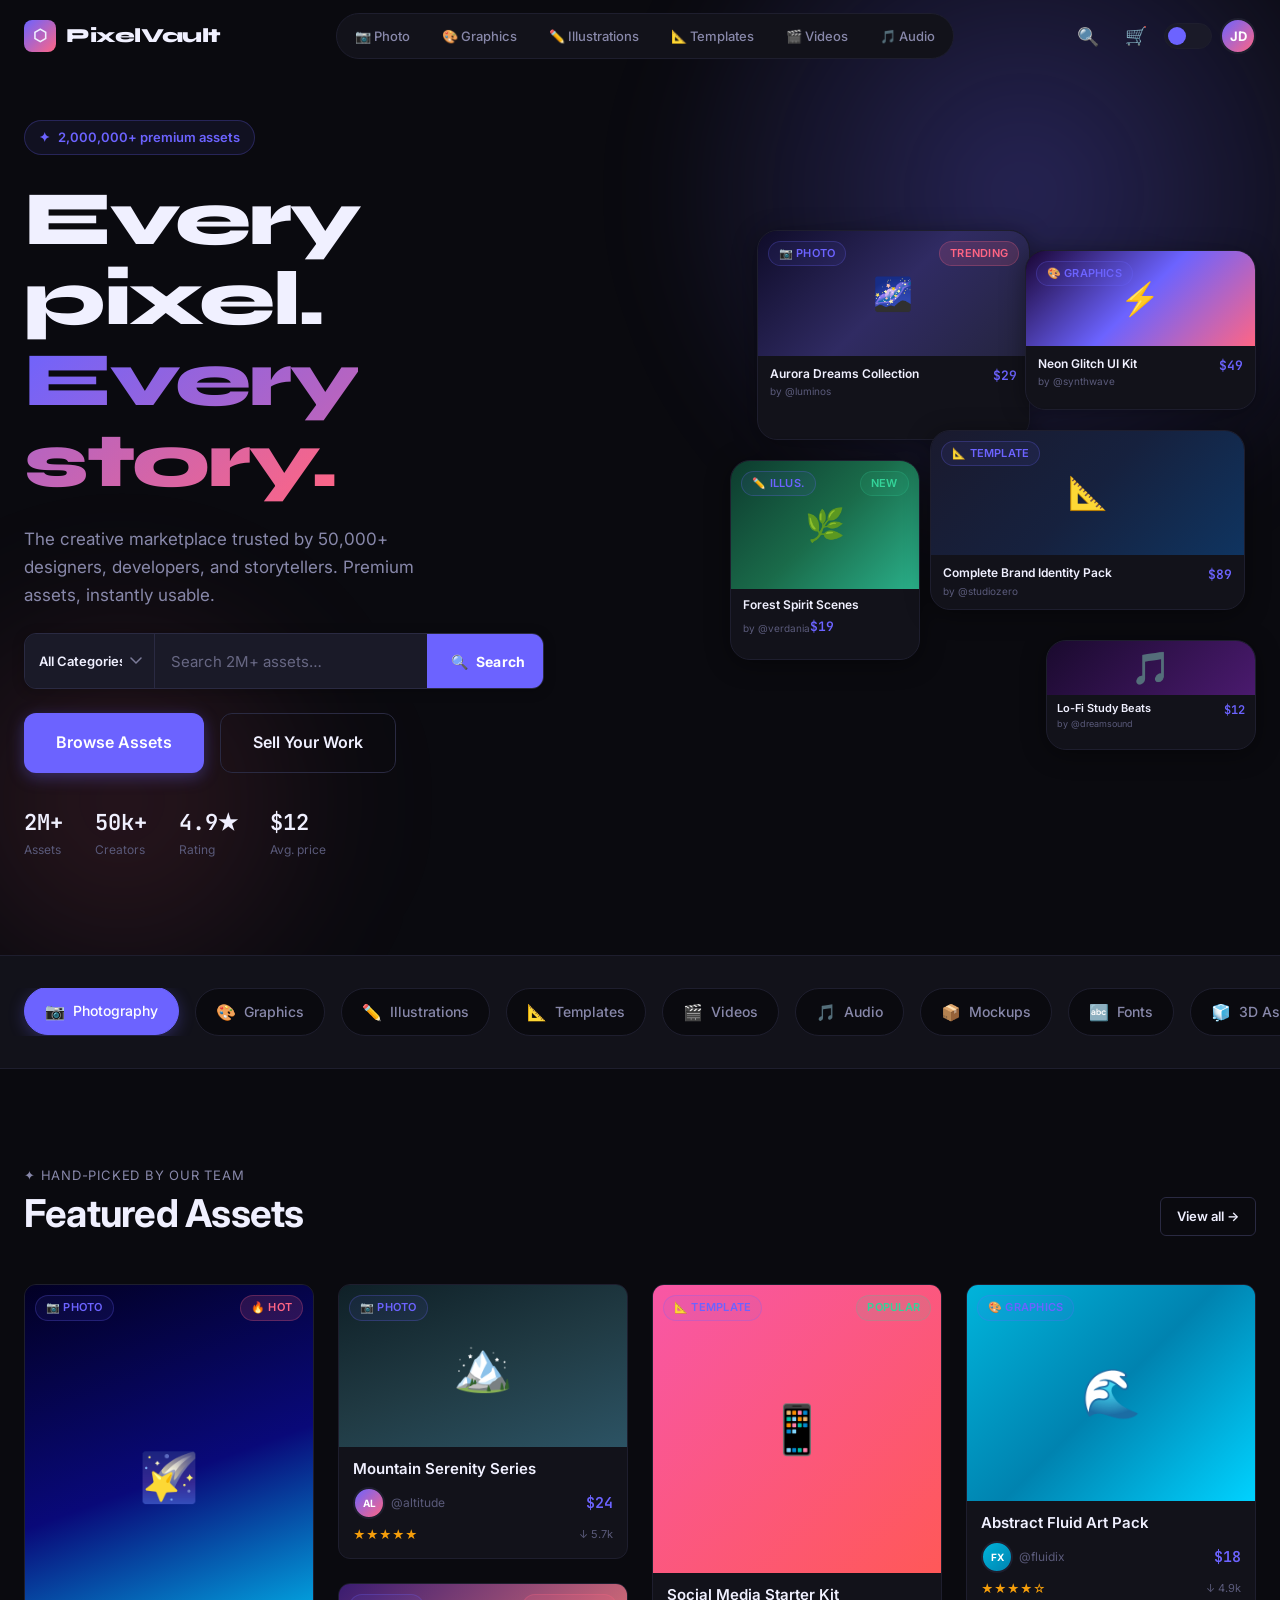
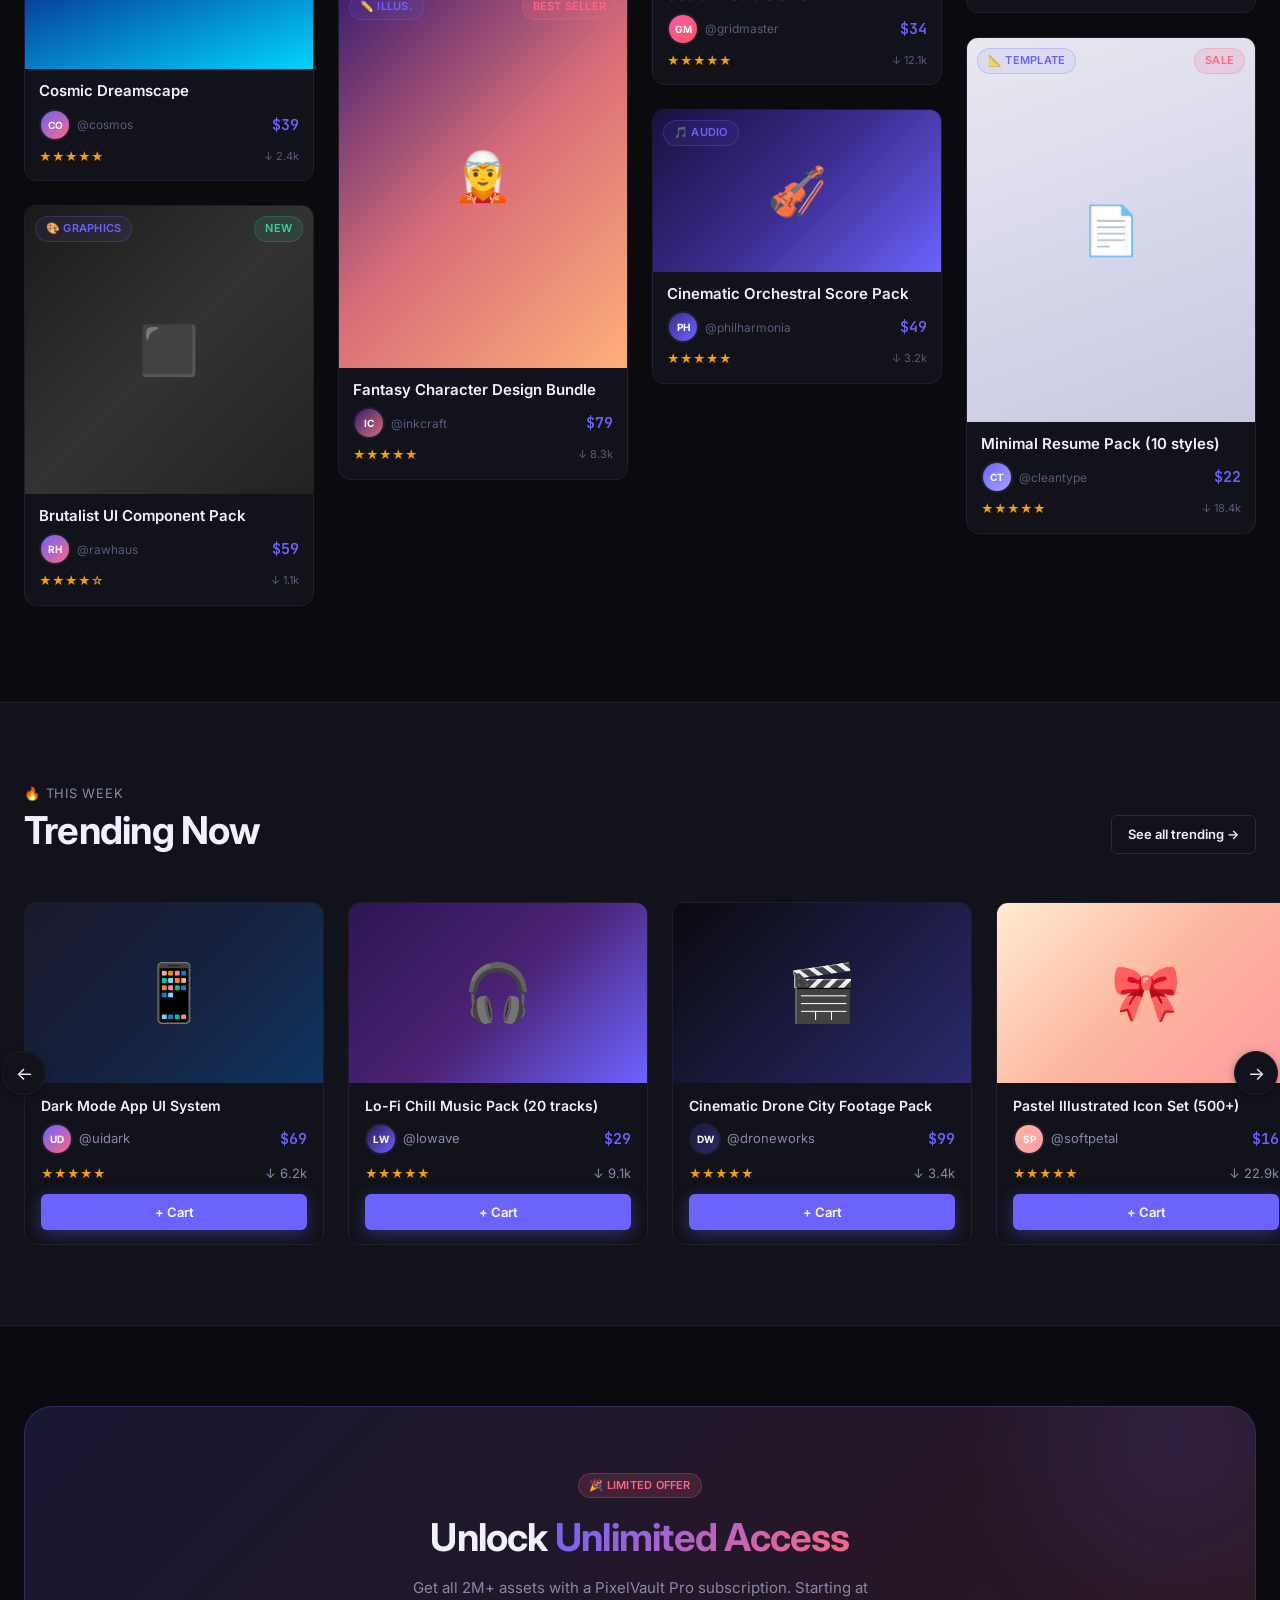
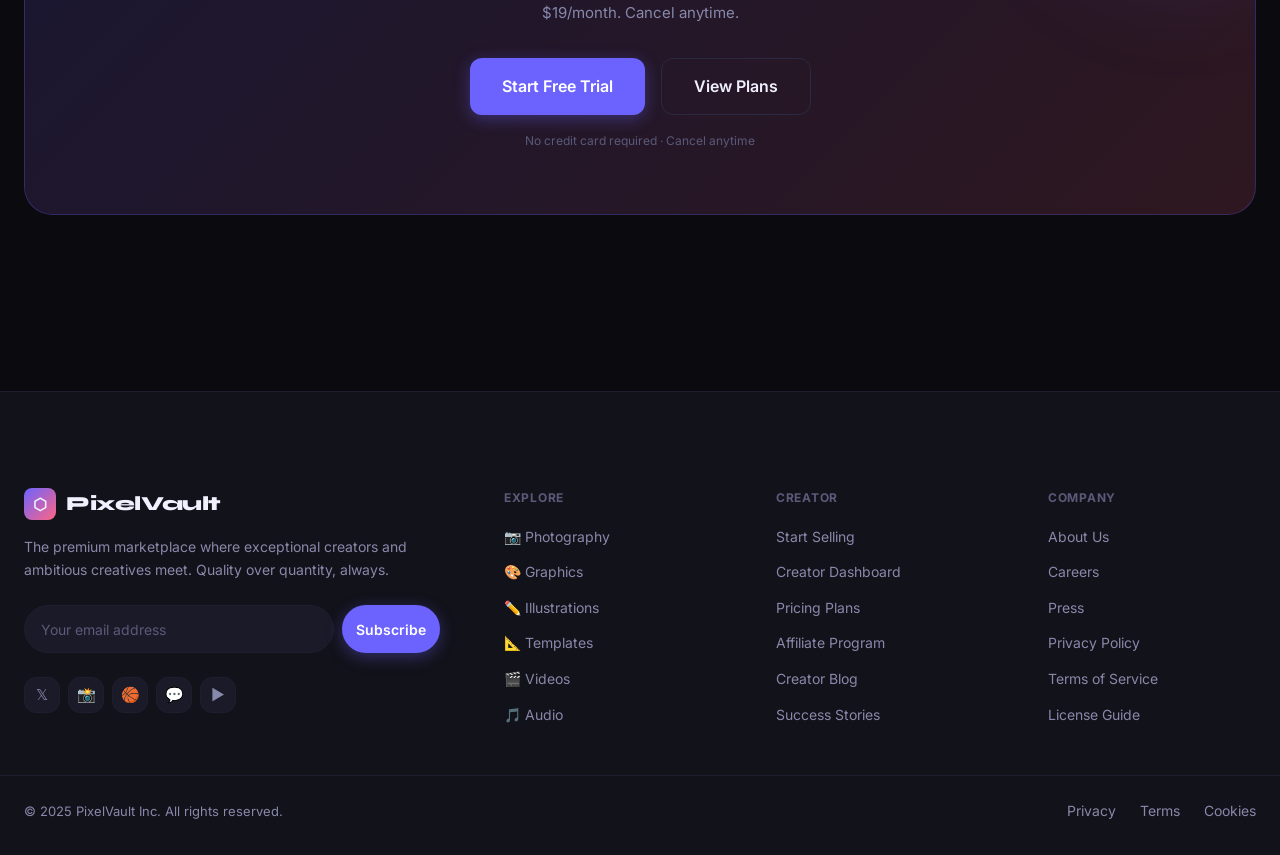
<file: index.html>
<!DOCTYPE html>
<html lang="en" data-theme="dark">
<head>
  <meta charset="UTF-8" />
  <meta name="viewport" content="width=device-width, initial-scale=1.0" />
  <meta name="description" content="PixelVault — The premium digital asset marketplace for creatives. Browse millions of photos, graphics, templates, videos, and audio files." />
  <title>PixelVault — Premium Digital Asset Marketplace</title>
  <link rel="stylesheet" href="styles/main.css" />
  <link rel="stylesheet" href="styles/components.css" />
</head>
<body class="page-wrapper">

<!-- ═══════════════════════════════════════════════
     NAVBAR
═══════════════════════════════════════════════ -->
<nav class="navbar" id="navbar">
  <div class="navbar-inner">
    <!-- Logo -->
    <a href="index.html" class="navbar-logo">
      <div class="navbar-logo-icon">⬡</div>
      <span>PixelVault</span>
    </a>

    <!-- Category Pills (desktop) -->
    <div class="navbar-cats hide-mobile">
      <a href="category.html?cat=photography" class="navbar-cat-pill">📷 Photo</a>
      <a href="category.html?cat=graphics"    class="navbar-cat-pill">🎨 Graphics</a>
      <a href="category.html?cat=illustrations" class="navbar-cat-pill">✏️ Illustrations</a>
      <a href="category.html?cat=templates"   class="navbar-cat-pill">📐 Templates</a>
      <a href="category.html?cat=videos"      class="navbar-cat-pill">🎬 Videos</a>
      <a href="category.html?cat=audio"       class="navbar-cat-pill">🎵 Audio</a>
    </div>

    <!-- Actions -->
    <div class="navbar-actions">
      <button class="navbar-icon-btn" data-search-open title="Search (⌘K)">
        🔍
      </button>
      <a href="cart.html" class="navbar-icon-btn" style="text-decoration:none;" title="Cart">
        🛒
        <span class="cart-badge" id="cart-badge-nav" style="display:none;">0</span>
      </a>
      <!-- Theme Toggle -->
      <div class="theme-toggle" data-theme-toggle title="Toggle theme" id="theme-toggle"></div>
      <div class="navbar-avatar" onclick="window.location.href='signin.html'" title="Sign In">JD</div>
    </div>
  </div>
</nav>

<!-- ═══════════════════════════════════════════════
     SEARCH OVERLAY
═══════════════════════════════════════════════ -->
<div class="search-overlay" id="search-overlay" role="dialog" aria-modal="true">
  <div class="search-backdrop"></div>
  <div class="search-modal">
    <div class="search-input-wrap">
      <span class="search-icon">🔍</span>
      <input
        type="text"
        class="search-main-input"
        placeholder="Search 2M+ assets — photos, graphics, templates…"
        autocomplete="off"
        id="search-main-input"
      />
      <div class="search-kbd">
        <span class="kbd">⌘</span>
        <span class="kbd">K</span>
      </div>
    </div>

    <div class="search-suggestions">
      <h4>Popular right now</h4>
      <div class="search-chips">
        <button class="tag-chip search-chip">Gradient backgrounds</button>
        <button class="tag-chip search-chip">Neon UI kit</button>
        <button class="tag-chip search-chip">Aerial photography</button>
        <button class="tag-chip search-chip">Brand identity</button>
        <button class="tag-chip search-chip">Podcast cover art</button>
        <button class="tag-chip search-chip">Social media templates</button>
        <button class="tag-chip search-chip">3D illustrations</button>
        <button class="tag-chip search-chip">Motion backgrounds</button>
      </div>
    </div>
  </div>
</div>

<!-- ═══════════════════════════════════════════════
     HERO
═══════════════════════════════════════════════ -->
<section class="hero">
  <div class="hero-bg">
    <div class="hero-radial"></div>
    <div class="hero-radial-2"></div>
  </div>

  <div class="hero-inner">
    <!-- Left: Editorial content -->
    <div class="hero-left">
      <div class="hero-eyebrow">
        <span>✦</span>
        <span>2,000,000+ premium assets</span>
      </div>

      <h1 class="hero-headline">
        Every pixel.<br>
        <span class="gradient-text">Every story.</span>
      </h1>

      <p class="hero-sub">
        The creative marketplace trusted by 50,000+ designers, developers, and storytellers. Premium assets, instantly usable.
      </p>

      <!-- Search Bar -->
      <div class="hero-search-bar">
        <select class="hero-search-cat" id="hero-search-cat">
          <option value="">All Categories</option>
          <option value="photography">📷 Photography</option>
          <option value="graphics">🎨 Graphics</option>
          <option value="illustrations">✏️ Illustrations</option>
          <option value="templates">📐 Templates</option>
          <option value="videos">🎬 Videos</option>
          <option value="audio">🎵 Audio</option>
        </select>
        <input type="text" class="hero-search-input" placeholder="Search 2M+ assets…" id="hero-search-input" />
        <button class="hero-search-btn" id="hero-search-btn">
          <span>🔍</span> Search
        </button>
      </div>

      <!-- CTAs -->
      <div class="hero-ctas">
        <a href="category.html" class="btn btn-primary btn-lg">Browse Assets</a>
        <a href="signin.html" class="btn btn-ghost btn-lg">Sell Your Work</a>
      </div>

      <!-- Stats -->
      <div class="hero-stats">
        <div class="hero-stat">
          <span class="hero-stat-num">2M+</span>
          <span class="hero-stat-label">Assets</span>
        </div>
        <div class="hero-stat">
          <span class="hero-stat-num">50k+</span>
          <span class="hero-stat-label">Creators</span>
        </div>
        <div class="hero-stat">
          <span class="hero-stat-num">4.9★</span>
          <span class="hero-stat-label">Rating</span>
        </div>
        <div class="hero-stat">
          <span class="hero-stat-num">$12</span>
          <span class="hero-stat-label">Avg. price</span>
        </div>
      </div>
    </div>

    <!-- Right: Bento Grid -->
    <div class="hero-right">
      <div class="bento-grid">

        <!-- Card 1: Wide landscape -->
        <div class="bento-card bento-card-1"
          data-asset-id="h1" data-asset-title="Aurora Dreams" data-asset-price="29" data-asset-category="Photography" data-asset-emoji="🌌" data-asset-creator="@luminos">
          <div class="bento-thumb-placeholder" style="background:linear-gradient(135deg,#0f0c29,#302b63,#24243e);">
            🌌
          </div>
          <div class="asset-card-badges">
            <span class="badge badge-accent">📷 Photo</span>
            <span class="badge badge-coral">Trending</span>
          </div>
          <div class="bento-meta">
            <div>
              <div class="bento-title">Aurora Dreams Collection</div>
              <div class="bento-creator">by @luminos</div>
            </div>
            <div class="bento-price">$29</div>
          </div>
        </div>

        <!-- Card 2: Portrait -->
        <div class="bento-card bento-card-2"
          data-asset-id="h2" data-asset-title="Neon Glitch UI" data-asset-price="49" data-asset-category="Graphics" data-asset-emoji="⚡" data-asset-creator="@synthwave">
          <div class="bento-thumb-placeholder" style="background:linear-gradient(135deg,#1a0533,#6c63ff,#ff6584);">
            ⚡
          </div>
          <div class="asset-card-badges">
            <span class="badge badge-accent">🎨 Graphics</span>
          </div>
          <div class="bento-meta">
            <div>
              <div class="bento-title">Neon Glitch UI Kit</div>
              <div class="bento-creator">by @synthwave</div>
            </div>
            <div class="bento-price">$49</div>
          </div>
        </div>

        <!-- Card 3: Portrait tall -->
        <div class="bento-card bento-card-3"
          data-asset-id="h3" data-asset-title="Forest Spirit" data-asset-price="19" data-asset-category="Illustrations" data-asset-emoji="🌿" data-asset-creator="@verdania">
          <div class="bento-thumb-placeholder" style="background:linear-gradient(135deg,#0d3b2e,#1a6b4a,#2ab08a);height:65%;">
            🌿
          </div>
          <div class="asset-card-badges">
            <span class="badge badge-accent">✏️ Illus.</span>
            <span class="badge badge-green">New</span>
          </div>
          <div class="bento-meta" style="flex-direction:column;gap:4px;padding:8px 12px;">
            <div class="bento-title">Forest Spirit Scenes</div>
            <div style="display:flex;justify-content:space-between;align-items:center;">
              <div class="bento-creator">by @verdania</div>
              <div class="bento-price">$19</div>
            </div>
          </div>
        </div>

        <!-- Card 4: Landscape wide -->
        <div class="bento-card bento-card-4"
          data-asset-id="h4" data-asset-title="Brand Identity Pack" data-asset-price="89" data-asset-category="Templates" data-asset-emoji="📐" data-asset-creator="@studiozero">
          <div class="bento-thumb-placeholder" style="background:linear-gradient(135deg,#1a1a2e,#16213e,#0f3460);height:70%;">
            📐
          </div>
          <div class="asset-card-badges">
            <span class="badge badge-accent">📐 Template</span>
          </div>
          <div class="bento-meta">
            <div>
              <div class="bento-title">Complete Brand Identity Pack</div>
              <div class="bento-creator">by @studiozero</div>
            </div>
            <div class="bento-price">$89</div>
          </div>
        </div>

        <!-- Card 5: Small -->
        <div class="bento-card bento-card-5"
          data-asset-id="h5" data-asset-title="Lo-Fi Beats" data-asset-price="12" data-asset-category="Audio" data-asset-emoji="🎵" data-asset-creator="@dreamsound">
          <div class="bento-thumb-placeholder" style="background:linear-gradient(135deg,#1a0a2e,#4a1a6e);height:50%;">
            🎵
          </div>
          <div class="bento-meta" style="padding:6px 10px;">
            <div>
              <div class="bento-title" style="font-size:11px;">Lo-Fi Study Beats</div>
              <div class="bento-creator" style="font-size:9px;">by @dreamsound</div>
            </div>
            <div class="bento-price" style="font-size:12px;">$12</div>
          </div>
        </div>

      </div>
    </div>
  </div>
</section>

<!-- ═══════════════════════════════════════════════
     CATEGORY STRIP
═══════════════════════════════════════════════ -->
<div class="category-strip">
  <div class="category-strip-inner">
    <a href="category.html?cat=photography" class="cat-chip active" data-cat="photography">
      <span class="cat-chip-icon">📷</span> Photography
    </a>
    <a href="category.html?cat=graphics" class="cat-chip" data-cat="graphics">
      <span class="cat-chip-icon">🎨</span> Graphics
    </a>
    <a href="category.html?cat=illustrations" class="cat-chip" data-cat="illustrations">
      <span class="cat-chip-icon">✏️</span> Illustrations
    </a>
    <a href="category.html?cat=templates" class="cat-chip" data-cat="templates">
      <span class="cat-chip-icon">📐</span> Templates
    </a>
    <a href="category.html?cat=videos" class="cat-chip" data-cat="videos">
      <span class="cat-chip-icon">🎬</span> Videos
    </a>
    <a href="category.html?cat=audio" class="cat-chip" data-cat="audio">
      <span class="cat-chip-icon">🎵</span> Audio
    </a>
    <a href="category.html?cat=mockups" class="cat-chip" data-cat="mockups">
      <span class="cat-chip-icon">📦</span> Mockups
    </a>
    <a href="category.html?cat=fonts" class="cat-chip" data-cat="fonts">
      <span class="cat-chip-icon">🔤</span> Fonts
    </a>
    <a href="category.html?cat=3d" class="cat-chip" data-cat="3d">
      <span class="cat-chip-icon">🧊</span> 3D Assets
    </a>
    <a href="category.html?cat=patterns" class="cat-chip" data-cat="patterns">
      <span class="cat-chip-icon">〰️</span> Patterns
    </a>
  </div>
</div>

<!-- ═══════════════════════════════════════════════
     FEATURED ASSETS
═══════════════════════════════════════════════ -->
<section class="section">
  <div class="container">
    <div class="section-header reveal">
      <div>
        <p class="text-meta" style="margin-bottom:4px;letter-spacing:0.06em;text-transform:uppercase;">✦ Hand-picked by our team</p>
        <h2 class="text-h2">Featured Assets</h2>
      </div>
      <a href="category.html" class="btn btn-ghost btn-sm">View all →</a>
    </div>

    <!-- Masonry Grid -->
    <div class="masonry-grid" id="featured-grid">

      <!-- Asset 1 — Tall -->
      <div class="asset-card"
        data-asset-id="f1" data-asset-title="Cosmic Dreamscape" data-asset-price="39" data-asset-category="Photography" data-asset-emoji="🌠" data-asset-creator="@cosmos">
        <div class="asset-card-thumb tall" style="background:linear-gradient(160deg,#020024,#090979,#00d4ff);">
          🌠
          <div class="asset-card-badges">
            <span class="badge badge-accent">📷 Photo</span>
            <span class="badge badge-coral">🔥 Hot</span>
          </div>
          <div class="asset-card-overlay">
            <button class="btn btn-sm btn-primary btn-add-cart flex-1" data-add-cart>🛒 Add to Cart</button>
            <button class="btn btn-sm btn-ghost" data-quick-view style="color:#fff;border-color:rgba(255,255,255,0.3);">⚡ Preview</button>
          </div>
        </div>
        <div class="asset-card-body">
          <div class="text-card-title">Cosmic Dreamscape</div>
          <div class="asset-card-meta">
            <div class="asset-card-creator">
              <div class="avatar" style="font-size:10px">CO</div>
              <span class="asset-card-creator-name">@cosmos</span>
            </div>
            <span class="text-price">$39</span>
          </div>
          <div style="display:flex;align-items:center;justify-content:space-between;margin-top:6px;">
            <div class="stars">★★★★★</div>
            <span class="asset-card-downloads">↓ 2.4k</span>
          </div>
        </div>
      </div>

      <!-- Asset 2 — Square -->
      <div class="asset-card"
        data-asset-id="f2" data-asset-title="Brutalist UI Pack" data-asset-price="59" data-asset-category="Graphics" data-asset-emoji="⬛" data-asset-creator="@rawhaus">
        <div class="asset-card-thumb square" style="background:linear-gradient(135deg,#1a1a1a,#333,#222);">
          ⬛
          <div class="asset-card-badges">
            <span class="badge badge-accent">🎨 Graphics</span>
            <span class="badge badge-green">New</span>
          </div>
          <div class="asset-card-overlay">
            <button class="btn btn-sm btn-primary btn-add-cart flex-1" data-add-cart>🛒 Add to Cart</button>
            <button class="btn btn-sm btn-ghost" data-quick-view style="color:#fff;border-color:rgba(255,255,255,0.3);">⚡ Preview</button>
          </div>
        </div>
        <div class="asset-card-body">
          <div class="text-card-title">Brutalist UI Component Pack</div>
          <div class="asset-card-meta">
            <div class="asset-card-creator">
              <div class="avatar" style="font-size:10px">RH</div>
              <span class="asset-card-creator-name">@rawhaus</span>
            </div>
            <span class="text-price">$59</span>
          </div>
          <div style="display:flex;align-items:center;justify-content:space-between;margin-top:6px;">
            <div class="stars">★★★★☆</div>
            <span class="asset-card-downloads">↓ 1.1k</span>
          </div>
        </div>
      </div>

      <!-- Asset 3 — Wide -->
      <div class="asset-card"
        data-asset-id="f3" data-asset-title="Mountain Serenity" data-asset-price="24" data-asset-category="Photography" data-asset-emoji="🏔️" data-asset-creator="@altitude">
        <div class="asset-card-thumb wide" style="background:linear-gradient(160deg,#0f2027,#203a43,#2c5364);">
          🏔️
          <div class="asset-card-badges">
            <span class="badge badge-accent">📷 Photo</span>
          </div>
          <div class="asset-card-overlay">
            <button class="btn btn-sm btn-primary btn-add-cart flex-1" data-add-cart>🛒 Add to Cart</button>
            <button class="btn btn-sm btn-ghost" data-quick-view style="color:#fff;border-color:rgba(255,255,255,0.3);">⚡ Preview</button>
          </div>
        </div>
        <div class="asset-card-body">
          <div class="text-card-title">Mountain Serenity Series</div>
          <div class="asset-card-meta">
            <div class="asset-card-creator">
              <div class="avatar" style="font-size:10px">AL</div>
              <span class="asset-card-creator-name">@altitude</span>
            </div>
            <span class="text-price">$24</span>
          </div>
          <div style="display:flex;align-items:center;justify-content:space-between;margin-top:6px;">
            <div class="stars">★★★★★</div>
            <span class="asset-card-downloads">↓ 5.7k</span>
          </div>
        </div>
      </div>

      <!-- Asset 4 — Tall -->
      <div class="asset-card"
        data-asset-id="f4" data-asset-title="Character Design Bundle" data-asset-price="79" data-asset-category="Illustrations" data-asset-emoji="🧝" data-asset-creator="@inkcraft">
        <div class="asset-card-thumb tall" style="background:linear-gradient(135deg,#3a1c71,#d76d77,#ffaf7b);">
          🧝
          <div class="asset-card-badges">
            <span class="badge badge-accent">✏️ Illus.</span>
            <span class="badge badge-coral">Best Seller</span>
          </div>
          <div class="asset-card-overlay">
            <button class="btn btn-sm btn-primary btn-add-cart flex-1" data-add-cart>🛒 Add to Cart</button>
            <button class="btn btn-sm btn-ghost" data-quick-view style="color:#fff;border-color:rgba(255,255,255,0.3);">⚡ Preview</button>
          </div>
        </div>
        <div class="asset-card-body">
          <div class="text-card-title">Fantasy Character Design Bundle</div>
          <div class="asset-card-meta">
            <div class="asset-card-creator">
              <div class="avatar" style="font-size:10px;background:linear-gradient(135deg,#3a1c71,#d76d77);">IC</div>
              <span class="asset-card-creator-name">@inkcraft</span>
            </div>
            <span class="text-price">$79</span>
          </div>
          <div style="display:flex;align-items:center;justify-content:space-between;margin-top:6px;">
            <div class="stars">★★★★★</div>
            <span class="asset-card-downloads">↓ 8.3k</span>
          </div>
        </div>
      </div>

      <!-- Asset 5 -->
      <div class="asset-card"
        data-asset-id="f5" data-asset-title="Social Media Starter Kit" data-asset-price="34" data-asset-category="Templates" data-asset-emoji="📱" data-asset-creator="@gridmaster">
        <div class="asset-card-thumb square" style="background:linear-gradient(135deg,#f857a6,#ff5858);">
          📱
          <div class="asset-card-badges">
            <span class="badge badge-accent">📐 Template</span>
            <span class="badge badge-green">Popular</span>
          </div>
          <div class="asset-card-overlay">
            <button class="btn btn-sm btn-primary btn-add-cart flex-1" data-add-cart>🛒 Add to Cart</button>
            <button class="btn btn-sm btn-ghost" data-quick-view style="color:#fff;border-color:rgba(255,255,255,0.3);">⚡ Preview</button>
          </div>
        </div>
        <div class="asset-card-body">
          <div class="text-card-title">Social Media Starter Kit</div>
          <div class="asset-card-meta">
            <div class="asset-card-creator">
              <div class="avatar" style="font-size:10px;background:linear-gradient(135deg,#f857a6,#ff5858);">GM</div>
              <span class="asset-card-creator-name">@gridmaster</span>
            </div>
            <span class="text-price">$34</span>
          </div>
          <div style="display:flex;align-items:center;justify-content:space-between;margin-top:6px;">
            <div class="stars">★★★★★</div>
            <span class="asset-card-downloads">↓ 12.1k</span>
          </div>
        </div>
      </div>

      <!-- Asset 6 — Tall -->
      <div class="asset-card"
        data-asset-id="f6" data-asset-title="Orchestral Score Pack" data-asset-price="49" data-asset-category="Audio" data-asset-emoji="🎻" data-asset-creator="@philharmonia">
        <div class="asset-card-thumb wide" style="background:linear-gradient(135deg,#1a1040,#3b2d8e,#6c63ff);">
          🎻
          <div class="asset-card-badges">
            <span class="badge badge-accent">🎵 Audio</span>
          </div>
          <div class="asset-card-overlay">
            <button class="btn btn-sm btn-primary btn-add-cart flex-1" data-add-cart>🛒 Add to Cart</button>
            <button class="btn btn-sm btn-ghost" data-quick-view style="color:#fff;border-color:rgba(255,255,255,0.3);">⚡ Preview</button>
          </div>
        </div>
        <div class="asset-card-body">
          <div class="text-card-title">Cinematic Orchestral Score Pack</div>
          <div class="asset-card-meta">
            <div class="asset-card-creator">
              <div class="avatar" style="font-size:10px;background:linear-gradient(135deg,#3b2d8e,#6c63ff);">PH</div>
              <span class="asset-card-creator-name">@philharmonia</span>
            </div>
            <span class="text-price">$49</span>
          </div>
          <div style="display:flex;align-items:center;justify-content:space-between;margin-top:6px;">
            <div class="stars">★★★★★</div>
            <span class="asset-card-downloads">↓ 3.2k</span>
          </div>
        </div>
      </div>

      <!-- Asset 7 -->
      <div class="asset-card"
        data-asset-id="f7" data-asset-title="Abstract Fluid Art" data-asset-price="18" data-asset-category="Graphics" data-asset-emoji="🌊" data-asset-creator="@fluidix">
        <div class="asset-card-thumb" style="background:linear-gradient(135deg,#00b4db,#0083b0,#00d2ff);">
          🌊
          <div class="asset-card-badges">
            <span class="badge badge-accent">🎨 Graphics</span>
          </div>
          <div class="asset-card-overlay">
            <button class="btn btn-sm btn-primary btn-add-cart flex-1" data-add-cart>🛒 Add to Cart</button>
            <button class="btn btn-sm btn-ghost" data-quick-view style="color:#fff;border-color:rgba(255,255,255,0.3);">⚡ Preview</button>
          </div>
        </div>
        <div class="asset-card-body">
          <div class="text-card-title">Abstract Fluid Art Pack</div>
          <div class="asset-card-meta">
            <div class="asset-card-creator">
              <div class="avatar" style="font-size:10px;background:linear-gradient(135deg,#00b4db,#0083b0);">FX</div>
              <span class="asset-card-creator-name">@fluidix</span>
            </div>
            <span class="text-price">$18</span>
          </div>
          <div style="display:flex;align-items:center;justify-content:space-between;margin-top:6px;">
            <div class="stars">★★★★☆</div>
            <span class="asset-card-downloads">↓ 4.9k</span>
          </div>
        </div>
      </div>

      <!-- Asset 8 — Tall -->
      <div class="asset-card"
        data-asset-id="f8" data-asset-title="Minimal Resume Pack" data-asset-price="22" data-asset-category="Templates" data-asset-emoji="📄" data-asset-creator="@cleantype">
        <div class="asset-card-thumb tall" style="background:linear-gradient(160deg,#e8e8f0,#d8d8ec,#c8c8e0);">
          📄
          <div class="asset-card-badges">
            <span class="badge badge-accent">📐 Template</span>
            <span class="badge badge-coral">Sale</span>
          </div>
          <div class="asset-card-overlay">
            <button class="btn btn-sm btn-primary btn-add-cart flex-1" data-add-cart>🛒 Add to Cart</button>
            <button class="btn btn-sm btn-ghost" data-quick-view style="color:#fff;border-color:rgba(255,255,255,0.3);">⚡ Preview</button>
          </div>
        </div>
        <div class="asset-card-body">
          <div class="text-card-title">Minimal Resume Pack (10 styles)</div>
          <div class="asset-card-meta">
            <div class="asset-card-creator">
              <div class="avatar" style="font-size:10px;background:linear-gradient(135deg,#6c63ff,#a8a4ff);">CT</div>
              <span class="asset-card-creator-name">@cleantype</span>
            </div>
            <span class="text-price">$22</span>
          </div>
          <div style="display:flex;align-items:center;justify-content:space-between;margin-top:6px;">
            <div class="stars">★★★★★</div>
            <span class="asset-card-downloads">↓ 18.4k</span>
          </div>
        </div>
      </div>

    </div><!-- /masonry-grid -->
  </div>
</section>

<!-- ═══════════════════════════════════════════════
     TRENDING SECTION
═══════════════════════════════════════════════ -->
<section class="section" style="background:var(--bg-surface);padding:var(--sp-10) 0;border-top:1px solid var(--border-subtle);border-bottom:1px solid var(--border-subtle);">
  <div class="container">
    <div class="section-header reveal">
      <div>
        <p class="text-meta" style="margin-bottom:4px;letter-spacing:0.06em;text-transform:uppercase;">🔥 This week</p>
        <h2 class="text-h2">Trending Now</h2>
      </div>
      <a href="category.html" class="btn btn-ghost btn-sm">See all trending →</a>
    </div>

    <div class="carousel-section" data-carousel>
      <button class="carousel-nav-btn carousel-nav-prev">←</button>
      <div class="carousel-track-wrap">
        <div class="carousel-track">

          <div class="carousel-item"
            data-asset-id="t1" data-asset-title="Dark Mode App UI" data-asset-price="69" data-asset-category="Templates" data-asset-emoji="📱" data-asset-creator="@uidark">
            <div class="carousel-item-thumb" style="background:linear-gradient(135deg,#1a1a2e,#16213e,#0f3460);">📱</div>
            <div class="carousel-item-body">
              <div class="carousel-item-title">Dark Mode App UI System</div>
              <div class="carousel-item-meta">
                <div style="display:flex;align-items:center;gap:6px;">
                  <div class="avatar" style="font-size:10px">UD</div>
                  <span class="text-meta">@uidark</span>
                </div>
                <span class="text-price">$69</span>
              </div>
              <div style="display:flex;align-items:center;justify-content:space-between;margin-top:8px;">
                <div class="stars">★★★★★</div>
                <span class="text-meta">↓ 6.2k</span>
              </div>
              <button class="btn btn-primary btn-sm w-full" style="margin-top:10px;" data-add-cart>+ Cart</button>
            </div>
          </div>

          <div class="carousel-item"
            data-asset-id="t2" data-asset-title="Lo-Fi Chill Pack" data-asset-price="29" data-asset-category="Audio" data-asset-emoji="🎧" data-asset-creator="@lowave">
            <div class="carousel-item-thumb" style="background:linear-gradient(135deg,#2c1654,#4a2272,#6c63ff);">🎧</div>
            <div class="carousel-item-body">
              <div class="carousel-item-title">Lo-Fi Chill Music Pack (20 tracks)</div>
              <div class="carousel-item-meta">
                <div style="display:flex;align-items:center;gap:6px;">
                  <div class="avatar" style="font-size:10px;background:linear-gradient(135deg,#2c1654,#6c63ff)">LW</div>
                  <span class="text-meta">@lowave</span>
                </div>
                <span class="text-price">$29</span>
              </div>
              <div style="display:flex;align-items:center;justify-content:space-between;margin-top:8px;">
                <div class="stars">★★★★★</div>
                <span class="text-meta">↓ 9.1k</span>
              </div>
              <button class="btn btn-primary btn-sm w-full" style="margin-top:10px;" data-add-cart>+ Cart</button>
            </div>
          </div>

          <div class="carousel-item"
            data-asset-id="t3" data-asset-title="Drone City Footage" data-asset-price="99" data-asset-category="Videos" data-asset-emoji="🎬" data-asset-creator="@droneworks">
            <div class="carousel-item-thumb" style="background:linear-gradient(135deg,#0a0a0f,#1a1a3e,#2a2a6e);">🎬</div>
            <div class="carousel-item-body">
              <div class="carousel-item-title">Cinematic Drone City Footage Pack</div>
              <div class="carousel-item-meta">
                <div style="display:flex;align-items:center;gap:6px;">
                  <div class="avatar" style="font-size:10px;background:linear-gradient(135deg,#1a1a3e,#2a2a6e)">DW</div>
                  <span class="text-meta">@droneworks</span>
                </div>
                <span class="text-price">$99</span>
              </div>
              <div style="display:flex;align-items:center;justify-content:space-between;margin-top:8px;">
                <div class="stars">★★★★★</div>
                <span class="text-meta">↓ 3.4k</span>
              </div>
              <button class="btn btn-primary btn-sm w-full" style="margin-top:10px;" data-add-cart>+ Cart</button>
            </div>
          </div>

          <div class="carousel-item"
            data-asset-id="t4" data-asset-title="Pastel Icon Set" data-asset-price="16" data-asset-category="Graphics" data-asset-emoji="🎀" data-asset-creator="@softpetal">
            <div class="carousel-item-thumb" style="background:linear-gradient(135deg,#ffecd2,#fcb69f,#ff9a9e);">🎀</div>
            <div class="carousel-item-body">
              <div class="carousel-item-title">Pastel Illustrated Icon Set (500+)</div>
              <div class="carousel-item-meta">
                <div style="display:flex;align-items:center;gap:6px;">
                  <div class="avatar" style="font-size:10px;background:linear-gradient(135deg,#fcb69f,#ff9a9e)">SP</div>
                  <span class="text-meta">@softpetal</span>
                </div>
                <span class="text-price">$16</span>
              </div>
              <div style="display:flex;align-items:center;justify-content:space-between;margin-top:8px;">
                <div class="stars">★★★★★</div>
                <span class="text-meta">↓ 22.9k</span>
              </div>
              <button class="btn btn-primary btn-sm w-full" style="margin-top:10px;" data-add-cart>+ Cart</button>
            </div>
          </div>

          <div class="carousel-item"
            data-asset-id="t5" data-asset-title="Minimal Brand Kit" data-asset-price="45" data-asset-category="Templates" data-asset-emoji="🔲" data-asset-creator="@blanker">
            <div class="carousel-item-thumb" style="background:linear-gradient(135deg,#f8f8ff,#e8e8f0,#d8d8ec);">🔲</div>
            <div class="carousel-item-body">
              <div class="carousel-item-title">Minimal Brand Identity Starter Kit</div>
              <div class="carousel-item-meta">
                <div style="display:flex;align-items:center;gap:6px;">
                  <div class="avatar" style="font-size:10px;background:linear-gradient(135deg,#6c63ff,#ff6584)">BK</div>
                  <span class="text-meta">@blanker</span>
                </div>
                <span class="text-price">$45</span>
              </div>
              <div style="display:flex;align-items:center;justify-content:space-between;margin-top:8px;">
                <div class="stars">★★★★★</div>
                <span class="text-meta">↓ 7.8k</span>
              </div>
              <button class="btn btn-primary btn-sm w-full" style="margin-top:10px;" data-add-cart>+ Cart</button>
            </div>
          </div>

          <div class="carousel-item"
            data-asset-id="t6" data-asset-title="Street Photo Series" data-asset-price="32" data-asset-category="Photography" data-asset-emoji="🏙️" data-asset-creator="@urblens">
            <div class="carousel-item-thumb" style="background:linear-gradient(135deg,#232526,#414345,#5a5e64);">🏙️</div>
            <div class="carousel-item-body">
              <div class="carousel-item-title">Urban Street Photography Series</div>
              <div class="carousel-item-meta">
                <div style="display:flex;align-items:center;gap:6px;">
                  <div class="avatar" style="font-size:10px;background:linear-gradient(135deg,#232526,#414345)">UL</div>
                  <span class="text-meta">@urblens</span>
                </div>
                <span class="text-price">$32</span>
              </div>
              <div style="display:flex;align-items:center;justify-content:space-between;margin-top:8px;">
                <div class="stars">★★★★☆</div>
                <span class="text-meta">↓ 4.5k</span>
              </div>
              <button class="btn btn-primary btn-sm w-full" style="margin-top:10px;" data-add-cart>+ Cart</button>
            </div>
          </div>

        </div><!-- /carousel-track -->
      </div>
      <button class="carousel-nav-btn carousel-nav-next">→</button>
    </div>
  </div>
</section>

<!-- ═══════════════════════════════════════════════
     PROMO BANNER
═══════════════════════════════════════════════ -->
<section class="section" style="padding:var(--sp-10) 0;">
  <div class="container reveal">
    <div style="
      background: linear-gradient(135deg, rgba(108,99,255,0.15) 0%, rgba(255,101,132,0.15) 100%);
      border: 1px solid rgba(108,99,255,0.25);
      border-radius: var(--radius-xl);
      padding: var(--sp-8) var(--sp-6);
      text-align: center;
      position: relative;
      overflow: hidden;
    ">
      <div style="position:absolute;top:-40%;right:-10%;width:400px;height:400px;background:radial-gradient(circle,rgba(108,99,255,0.15) 0%,transparent 70%);border-radius:50%;filter:blur(40px);pointer-events:none;"></div>
      <div style="position:relative;z-index:1;">
        <div class="badge badge-coral" style="margin:0 auto var(--sp-2);width:fit-content;">🎉 Limited Offer</div>
        <h2 class="text-h2" style="margin-bottom:var(--sp-2);">Unlock <span class="gradient-text">Unlimited Access</span></h2>
        <p class="text-body" style="max-width:480px;margin:0 auto var(--sp-4);">
          Get all 2M+ assets with a PixelVault Pro subscription. Starting at $19/month. Cancel anytime.
        </p>
        <div style="display:flex;gap:var(--sp-2);justify-content:center;flex-wrap:wrap;">
          <a href="signin.html" class="btn btn-primary btn-lg">Start Free Trial</a>
          <button class="btn btn-ghost btn-lg">View Plans</button>
        </div>
        <p style="font-size:12px;color:var(--text-tertiary);margin-top:var(--sp-2);">No credit card required · Cancel anytime</p>
      </div>
    </div>
  </div>
</section>

<!-- ═══════════════════════════════════════════════
     FOOTER
═══════════════════════════════════════════════ -->
<footer class="footer">
  <div class="footer-grid">
    <!-- Brand -->
    <div>
      <div class="navbar-logo" style="margin-bottom:var(--sp-2);">
        <div class="navbar-logo-icon">⬡</div>
        <span>PixelVault</span>
      </div>
      <p class="footer-brand-tagline">
        The premium marketplace where exceptional creators and ambitious creatives meet. Quality over quantity, always.
      </p>
      <div class="footer-newsletter">
        <input type="email" placeholder="Your email address" class="input-field" style="border-radius:var(--radius-pill);" />
        <button class="btn btn-primary" style="border-radius:var(--radius-pill);white-space:nowrap;">Subscribe</button>
      </div>
      <div class="footer-social">
        <div class="social-icon" title="Twitter">𝕏</div>
        <div class="social-icon" title="Instagram">📸</div>
        <div class="social-icon" title="Dribbble">🏀</div>
        <div class="social-icon" title="Discord">💬</div>
        <div class="social-icon" title="YouTube">▶</div>
      </div>
    </div>

    <!-- Explore -->
    <div>
      <div class="footer-col-heading">Explore</div>
      <ul class="footer-links">
        <li><a href="category.html?cat=photography" class="footer-link">📷 Photography</a></li>
        <li><a href="category.html?cat=graphics" class="footer-link">🎨 Graphics</a></li>
        <li><a href="category.html?cat=illustrations" class="footer-link">✏️ Illustrations</a></li>
        <li><a href="category.html?cat=templates" class="footer-link">📐 Templates</a></li>
        <li><a href="category.html?cat=videos" class="footer-link">🎬 Videos</a></li>
        <li><a href="category.html?cat=audio" class="footer-link">🎵 Audio</a></li>
      </ul>
    </div>

    <!-- Creator -->
    <div>
      <div class="footer-col-heading">Creator</div>
      <ul class="footer-links">
        <li><a href="signin.html" class="footer-link">Start Selling</a></li>
        <li><a href="#" class="footer-link">Creator Dashboard</a></li>
        <li><a href="#" class="footer-link">Pricing Plans</a></li>
        <li><a href="#" class="footer-link">Affiliate Program</a></li>
        <li><a href="#" class="footer-link">Creator Blog</a></li>
        <li><a href="#" class="footer-link">Success Stories</a></li>
      </ul>
    </div>

    <!-- Legal -->
    <div>
      <div class="footer-col-heading">Company</div>
      <ul class="footer-links">
        <li><a href="#" class="footer-link">About Us</a></li>
        <li><a href="#" class="footer-link">Careers</a></li>
        <li><a href="#" class="footer-link">Press</a></li>
        <li><a href="#" class="footer-link">Privacy Policy</a></li>
        <li><a href="#" class="footer-link">Terms of Service</a></li>
        <li><a href="#" class="footer-link">License Guide</a></li>
      </ul>
    </div>
  </div>

  <div class="footer-bottom">
    <p class="text-meta">© 2025 PixelVault Inc. All rights reserved.</p>
    <div class="footer-bottom-nav">
      <a href="#" class="footer-link text-meta">Privacy</a>
      <a href="#" class="footer-link text-meta">Terms</a>
      <a href="#" class="footer-link text-meta">Cookies</a>
    </div>
  </div>
</footer>

<!-- ═══════════════════════════════════════════════
     MOBILE BOTTOM NAV
═══════════════════════════════════════════════ -->
<nav class="mobile-nav">
  <div class="mobile-nav-item active" data-page="home" onclick="window.location.href='index.html'">
    <span class="mobile-nav-icon">🏠</span>
    <span>Home</span>
  </div>
  <div class="mobile-nav-item" data-page="category" onclick="window.location.href='category.html'">
    <span class="mobile-nav-icon">🔍</span>
    <span>Browse</span>
  </div>
  <div class="mobile-nav-item" data-page="cart" onclick="window.location.href='cart.html'">
    <span class="mobile-nav-icon">🛒</span>
    <span>Cart</span>
  </div>
  <div class="mobile-nav-item" data-page="signin" onclick="window.location.href='signin.html'">
    <span class="mobile-nav-icon">👤</span>
    <span>Account</span>
  </div>
</nav>

<!-- ═══════════════════════════════════════════════
     QUICK VIEW MODAL
═══════════════════════════════════════════════ -->
<div class="quick-view-modal" id="quick-view-modal">
  <div class="quick-view-backdrop"></div>
  <div class="quick-view-content" id="qv-content">
    <button class="quick-view-close">✕</button>
    <div style="text-align:center;margin-bottom:var(--sp-3);">
      <div id="qv-emoji" style="font-size:64px;margin-bottom:var(--sp-2);">🖼️</div>
      <h3 id="qv-title" class="text-h3" style="margin-bottom:6px;"></h3>
      <span class="badge badge-accent" id="qv-category"></span>
    </div>
    <div style="display:flex;justify-content:space-between;align-items:center;padding:var(--sp-2);background:var(--bg-elevated);border-radius:var(--radius-md);margin-bottom:var(--sp-3);">
      <div>
        <p class="text-meta">Creator</p>
        <p id="qv-creator" style="font-weight:600;font-size:14px;color:var(--text-primary);margin-top:2px;"></p>
      </div>
      <div style="text-align:right;">
        <p class="text-meta">Price</p>
        <p id="qv-price" class="text-price-lg" style="margin-top:2px;"></p>
      </div>
    </div>
    <div style="display:grid;grid-template-columns:1fr 1fr;gap:var(--sp-2);">
      <button class="btn btn-primary" data-add-cart>🛒 Add to Cart</button>
      <a href="category.html" class="btn btn-ghost">View Similar →</a>
    </div>
  </div>
</div>

<script src="js/main.js"></script>
<script>
  // Hero search
  document.getElementById('hero-search-btn')?.addEventListener('click', () => {
    const query = document.getElementById('hero-search-input')?.value;
    const cat = document.getElementById('hero-search-cat')?.value;
    if (query) {
      window.location.href = `category.html?q=${encodeURIComponent(query)}&cat=${cat}`;
    }
  });

  document.getElementById('hero-search-input')?.addEventListener('keydown', e => {
    if (e.key === 'Enter') {
      document.getElementById('hero-search-btn')?.click();
    }
  });
</script>
</body>
</html>
</file>
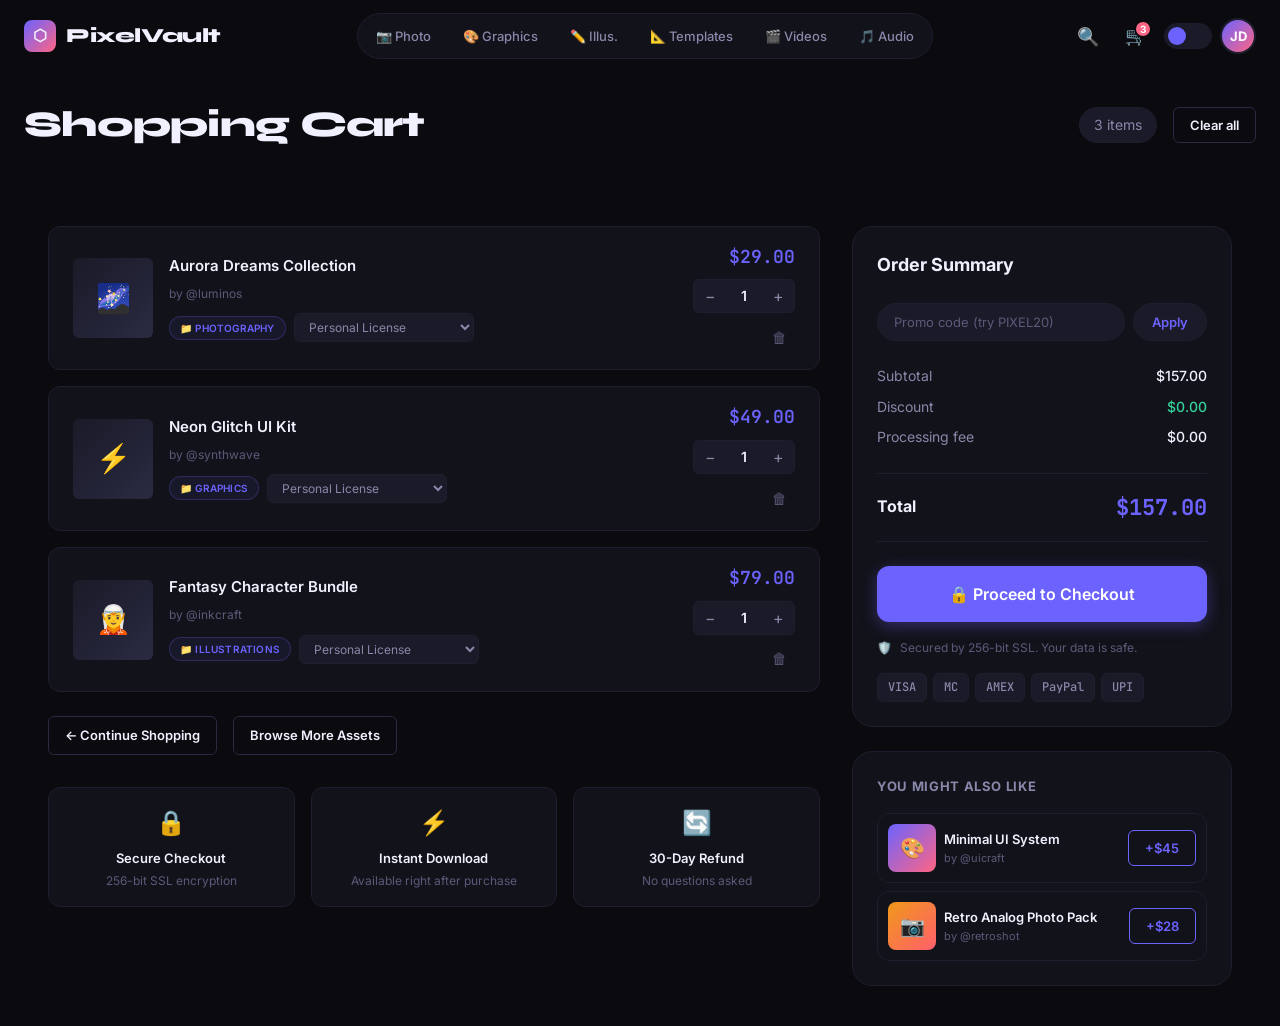
<file: cart.html>
<!DOCTYPE html>
<html lang="en" data-theme="dark">
<head>
  <meta charset="UTF-8" />
  <meta name="viewport" content="width=device-width, initial-scale=1.0" />
  <meta name="description" content="Your PixelVault shopping cart. Review your selected assets, apply promo codes, and proceed to secure checkout." />
  <title>Cart — PixelVault</title>
  <link rel="stylesheet" href="styles/main.css" />
  <link rel="stylesheet" href="styles/components.css" />
  <link rel="stylesheet" href="styles/cart.css" />
</head>
<body class="page-wrapper">

<!-- NAVBAR -->
<nav class="navbar scrolled" id="navbar">
  <div class="navbar-inner">
    <a href="index.html" class="navbar-logo">
      <div class="navbar-logo-icon">⬡</div>
      <span>PixelVault</span>
    </a>
    <div class="navbar-cats hide-mobile">
      <a href="category.html?cat=photography" class="navbar-cat-pill">📷 Photo</a>
      <a href="category.html?cat=graphics"    class="navbar-cat-pill">🎨 Graphics</a>
      <a href="category.html?cat=illustrations" class="navbar-cat-pill">✏️ Illus.</a>
      <a href="category.html?cat=templates"   class="navbar-cat-pill">📐 Templates</a>
      <a href="category.html?cat=videos"      class="navbar-cat-pill">🎬 Videos</a>
      <a href="category.html?cat=audio"       class="navbar-cat-pill">🎵 Audio</a>
    </div>
    <div class="navbar-actions">
      <button class="navbar-icon-btn" data-search-open>🔍</button>
      <a href="cart.html" class="navbar-icon-btn" style="text-decoration:none;color:var(--accent-primary);">
        🛒
        <span class="cart-badge" id="cart-badge-nav" style="display:none;">0</span>
      </a>
      <div class="theme-toggle" data-theme-toggle id="theme-toggle"></div>
      <div class="navbar-avatar" onclick="window.location.href='signin.html'">JD</div>
    </div>
  </div>
</nav>

<!-- SEARCH OVERLAY -->
<div class="search-overlay" id="search-overlay">
  <div class="search-backdrop"></div>
  <div class="search-modal">
    <div class="search-input-wrap">
      <span class="search-icon">🔍</span>
      <input type="text" class="search-main-input" placeholder="Search assets…" />
      <div class="search-kbd"><span class="kbd">Esc</span></div>
    </div>
    <div class="search-suggestions">
      <h4>Popular</h4>
      <div class="search-chips">
        <button class="tag-chip search-chip">UI Kit</button>
        <button class="tag-chip search-chip">Photography</button>
        <button class="tag-chip search-chip">Illustrations</button>
      </div>
    </div>
  </div>
</div>

<!-- CART PAGE -->
<div class="cart-page">
  <div class="container">

    <!-- Page header -->
    <div class="cart-page-header">
      <h1 class="cart-page-title">Shopping Cart</h1>
      <div style="display:flex;gap:var(--sp-2);align-items:center;">
        <span class="cart-item-count" id="cart-item-count">0 items</span>
        <button class="btn btn-ghost btn-sm" id="clear-cart-btn">Clear all</button>
      </div>
    </div>

    <!-- Two-column layout -->
    <div class="cart-layout" id="cart-layout">

      <!-- Left: Cart Items -->
      <div>
        <div class="cart-items-list" id="cart-items-list">
          <!-- Rendered by cart.js -->
        </div>

        <!-- Continue shopping link -->
        <div style="margin-top:var(--sp-3);display:flex;align-items:center;gap:var(--sp-2);">
          <a href="index.html" class="btn btn-ghost btn-sm">← Continue Shopping</a>
          <a href="category.html" class="btn btn-ghost btn-sm">Browse More Assets</a>
        </div>

        <!-- Trust signals -->
        <div style="margin-top:var(--sp-4);display:grid;grid-template-columns:1fr 1fr 1fr;gap:var(--sp-2);" class="hide-mobile">
          <div style="background:var(--bg-surface);border:1px solid var(--border-subtle);border-radius:var(--radius-md);padding:var(--sp-2);text-align:center;">
            <div style="font-size:24px;margin-bottom:6px;">🔒</div>
            <div style="font-size:13px;font-weight:600;color:var(--text-primary);">Secure Checkout</div>
            <div style="font-size:12px;color:var(--text-tertiary);margin-top:2px;">256-bit SSL encryption</div>
          </div>
          <div style="background:var(--bg-surface);border:1px solid var(--border-subtle);border-radius:var(--radius-md);padding:var(--sp-2);text-align:center;">
            <div style="font-size:24px;margin-bottom:6px;">⚡</div>
            <div style="font-size:13px;font-weight:600;color:var(--text-primary);">Instant Download</div>
            <div style="font-size:12px;color:var(--text-tertiary);margin-top:2px;">Available right after purchase</div>
          </div>
          <div style="background:var(--bg-surface);border:1px solid var(--border-subtle);border-radius:var(--radius-md);padding:var(--sp-2);text-align:center;">
            <div style="font-size:24px;margin-bottom:6px;">🔄</div>
            <div style="font-size:13px;font-weight:600;color:var(--text-primary);">30-Day Refund</div>
            <div style="font-size:12px;color:var(--text-tertiary);margin-top:2px;">No questions asked</div>
          </div>
        </div>
      </div>

      <!-- Right: Order Summary -->
      <div>
        <div class="order-summary">
          <div class="order-summary-title">Order Summary</div>

          <!-- Promo Code -->
          <div class="promo-wrap">
            <input type="text" class="promo-input" placeholder="Promo code (try PIXEL20)" id="promo-input" />
            <button class="promo-apply" id="promo-apply">Apply</button>
          </div>

          <!-- Rows -->
          <div class="order-summary-rows">
            <div class="order-row">
              <span class="order-row-label">Subtotal</span>
              <span class="order-row-value" id="order-subtotal">$0.00</span>
            </div>
            <div class="order-row">
              <span class="order-row-label">Discount</span>
              <span class="order-row-value discount" id="order-discount">$0.00</span>
            </div>
            <div class="order-row">
              <span class="order-row-label">Processing fee</span>
              <span class="order-row-value">$0.00</span>
            </div>
          </div>

          <!-- Total -->
          <div class="order-total-row">
            <span class="order-total-label">Total</span>
            <span class="order-total-value" id="order-total">$0.00</span>
          </div>

          <!-- CTA -->
          <button class="btn btn-primary btn-full btn-lg" id="checkout-btn">
            🔒 Proceed to Checkout
          </button>

          <!-- Guarantee -->
          <div class="checkout-guarantee">
            <span>🛡️</span>
            <span>Secured by 256-bit SSL. Your data is safe.</span>
          </div>

          <!-- Payment methods -->
          <div class="checkout-methods">
            <span class="payment-method-icon">VISA</span>
            <span class="payment-method-icon">MC</span>
            <span class="payment-method-icon">AMEX</span>
            <span class="payment-method-icon">PayPal</span>
            <span class="payment-method-icon">UPI</span>
          </div>
        </div>

        <!-- Also consider section -->
        <div style="margin-top:var(--sp-3);background:var(--bg-surface);border:1px solid var(--border-subtle);border-radius:var(--radius-lg);padding:var(--sp-3);">
          <p style="font-size:13px;font-weight:700;margin-bottom:var(--sp-2);color:var(--text-secondary);text-transform:uppercase;letter-spacing:0.05em;">You might also like</p>
          <div style="display:flex;flex-direction:column;gap:var(--sp-1);">
            <div class="asset-card" data-asset-id="r1" data-asset-title="Minimal UI System" data-asset-price="45" data-asset-category="Templates" data-asset-emoji="🎨" data-asset-creator="@uicraft" style="margin-bottom:0;">
              <div style="display:flex;align-items:center;gap:var(--sp-1);padding:10px;">
                <div style="width:48px;height:48px;background:linear-gradient(135deg,#6c63ff,#ff6584);border-radius:8px;display:flex;align-items:center;justify-content:center;font-size:20px;flex-shrink:0;">🎨</div>
                <div style="flex:1;min-width:0;">
                  <div style="font-size:13px;font-weight:600;white-space:nowrap;overflow:hidden;text-overflow:ellipsis;">Minimal UI System</div>
                  <div style="font-size:11px;color:var(--text-tertiary);">by @uicraft</div>
                </div>
                <button class="btn btn-outline-accent btn-sm" data-add-cart style="flex-shrink:0;">+$45</button>
              </div>
            </div>
            <div class="asset-card" data-asset-id="r2" data-asset-title="Retro Photo Pack" data-asset-price="28" data-asset-category="Photography" data-asset-emoji="📷" data-asset-creator="@retroshot" style="margin-bottom:0;">
              <div style="display:flex;align-items:center;gap:var(--sp-1);padding:10px;">
                <div style="width:48px;height:48px;background:linear-gradient(135deg,#f09819,#ff5f6d);border-radius:8px;display:flex;align-items:center;justify-content:center;font-size:20px;flex-shrink:0;">📷</div>
                <div style="flex:1;min-width:0;">
                  <div style="font-size:13px;font-weight:600;white-space:nowrap;overflow:hidden;text-overflow:ellipsis;">Retro Analog Photo Pack</div>
                  <div style="font-size:11px;color:var(--text-tertiary);">by @retroshot</div>
                </div>
                <button class="btn btn-outline-accent btn-sm" data-add-cart style="flex-shrink:0;">+$28</button>
              </div>
            </div>
          </div>
        </div>
      </div>
    </div>

    <!-- Empty State (hidden by default, shown by JS) -->
    <div class="empty-cart" id="cart-empty-state" style="display:none;">
      <svg class="empty-cart-svg" viewBox="0 0 200 200" fill="none" xmlns="http://www.w3.org/2000/svg">
        <circle cx="100" cy="100" r="80" fill="var(--accent-soft)" stroke="var(--border-medium)" stroke-width="1"/>
        <rect x="60" y="80" width="80" height="60" rx="8" fill="var(--bg-elevated)" stroke="var(--border-medium)" stroke-width="1.5"/>
        <path d="M75 80 L75 70 Q75 60 90 60 L110 60 Q125 60 125 70 L125 80" stroke="var(--accent-primary)" stroke-width="2" stroke-linecap="round" fill="none"/>
        <circle cx="85" cy="148" r="8" fill="var(--accent-primary)" opacity="0.6"/>
        <circle cx="115" cy="148" r="8" fill="var(--accent-primary)" opacity="0.6"/>
        <!-- Sparkles -->
        <text x="45" y="55" font-size="16" opacity="0.7">✦</text>
        <text x="140" y="75" font-size="12" opacity="0.5">✦</text>
        <text x="155" y="130" font-size="10" opacity="0.4">✦</text>
        <path d="M90 105 L110 105" stroke="var(--text-tertiary)" stroke-width="1.5" stroke-linecap="round" stroke-dasharray="4 2"/>
        <path d="M85 113 L115 113" stroke="var(--text-tertiary)" stroke-width="1.5" stroke-linecap="round" stroke-dasharray="4 2"/>
      </svg>
      <h2 class="empty-cart-title">Your cart is empty</h2>
      <p class="empty-cart-sub">Looks like you haven't added any assets yet. Discover millions of premium creative resources.</p>
      <div style="display:flex;gap:var(--sp-2);flex-wrap:wrap;justify-content:center;">
        <a href="index.html" class="btn btn-primary btn-lg">Browse Assets</a>
        <a href="category.html" class="btn btn-ghost btn-lg">View Categories</a>
      </div>
    </div>

  </div><!-- /container -->
</div><!-- /cart-page -->

<!-- Mobile Bottom Nav -->
<nav class="mobile-nav">
  <div class="mobile-nav-item" data-page="home" onclick="window.location.href='index.html'">
    <span class="mobile-nav-icon">🏠</span><span>Home</span>
  </div>
  <div class="mobile-nav-item" data-page="category" onclick="window.location.href='category.html'">
    <span class="mobile-nav-icon">🔍</span><span>Browse</span>
  </div>
  <div class="mobile-nav-item active" data-page="cart" onclick="window.location.href='cart.html'">
    <span class="mobile-nav-icon">🛒</span><span>Cart</span>
  </div>
  <div class="mobile-nav-item" data-page="signin" onclick="window.location.href='signin.html'">
    <span class="mobile-nav-icon">👤</span><span>Account</span>
  </div>
</nav>

<script>
  // Seed demo items into localStorage BEFORE cart.js runs (DOMContentLoaded), so the cart shows populated on first visit
  (function seedDemoCart() {
    const KEY = 'pv-cart';
    try {
      const existing = JSON.parse(localStorage.getItem(KEY) || '[]');
      if (existing.length === 0) {
        const demo = [
          { id: 'demo1', title: 'Aurora Dreams Collection', price: 29, category: 'Photography', emoji: '🌌', creator: '@luminos', qty: 1 },
          { id: 'demo2', title: 'Neon Glitch UI Kit', price: 49, category: 'Graphics', emoji: '⚡', creator: '@synthwave', qty: 1 },
          { id: 'demo3', title: 'Fantasy Character Bundle', price: 79, category: 'Illustrations', emoji: '🧝', creator: '@inkcraft', qty: 1 },
        ];
        localStorage.setItem(KEY, JSON.stringify(demo));
      }
    } catch(e) {}
  })();
</script>
<script src="js/main.js"></script>
<script src="js/cart.js"></script>
</body>
</html>
</file>
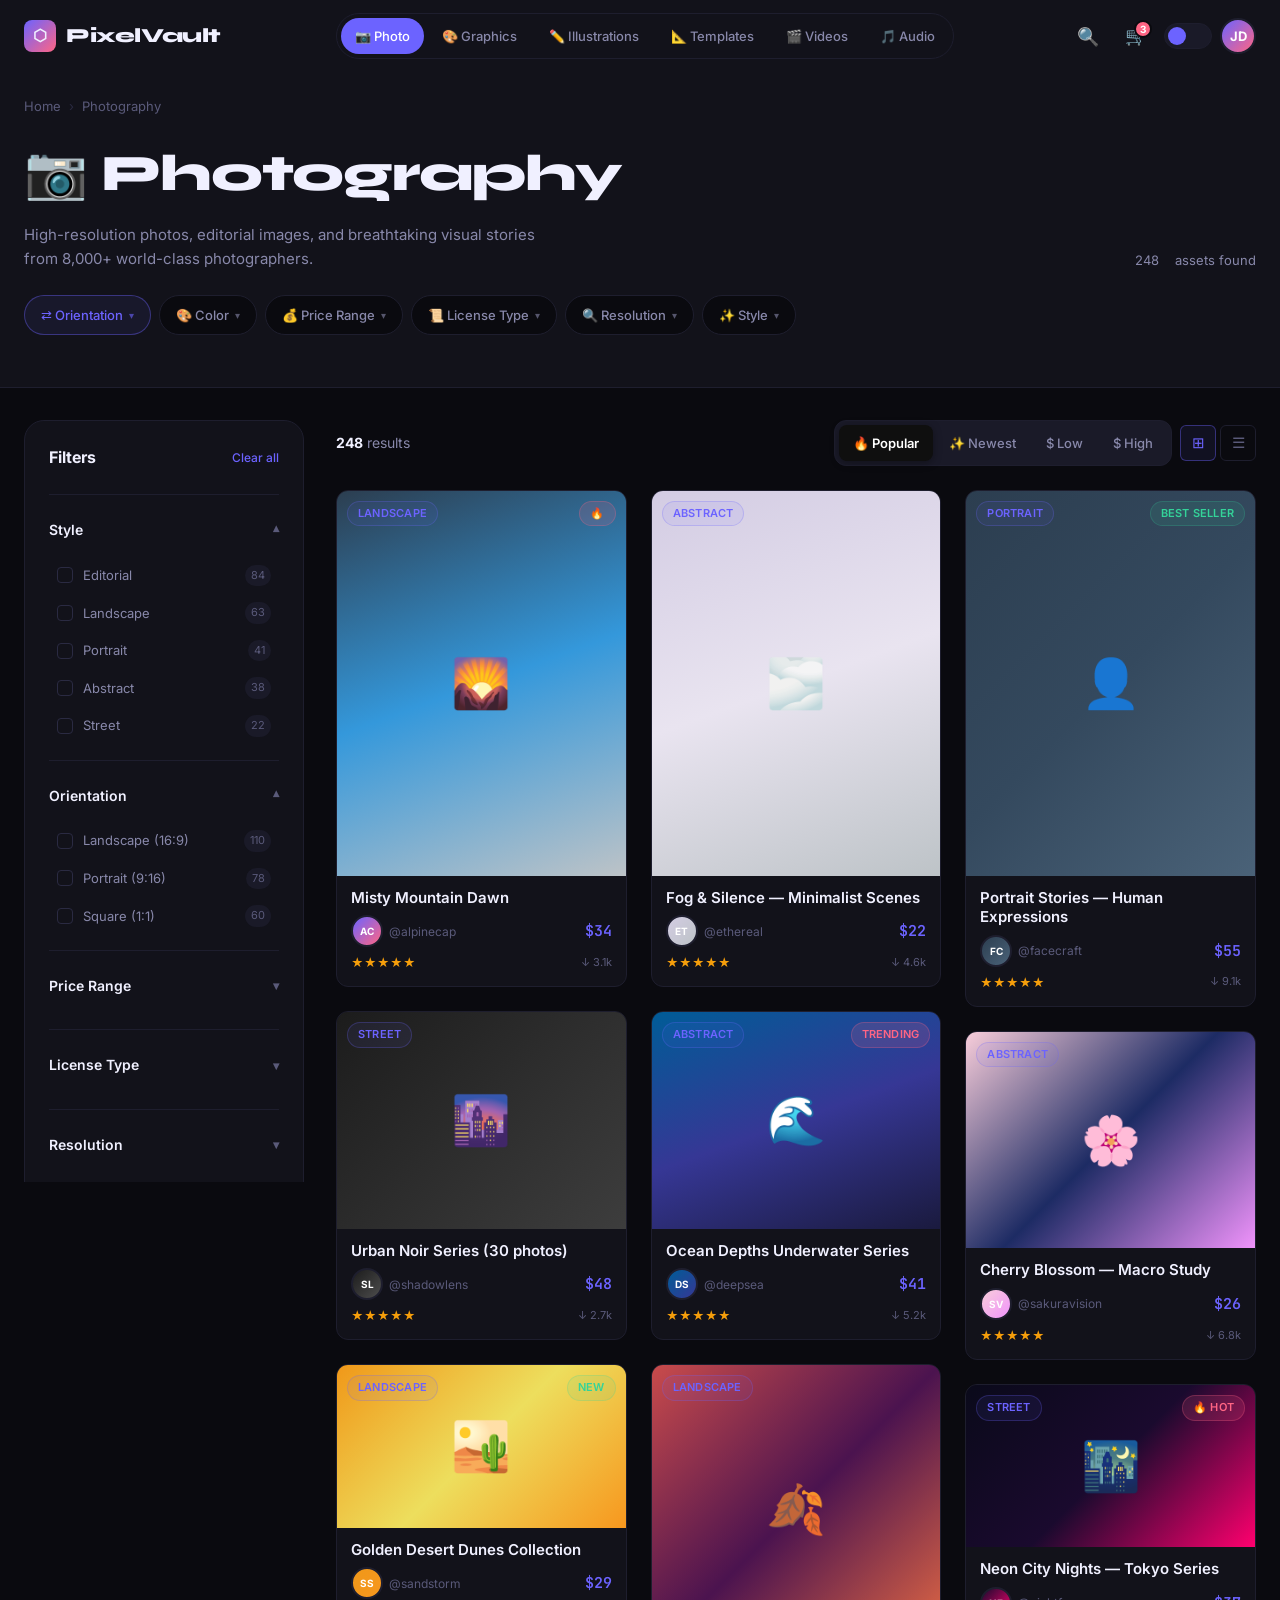
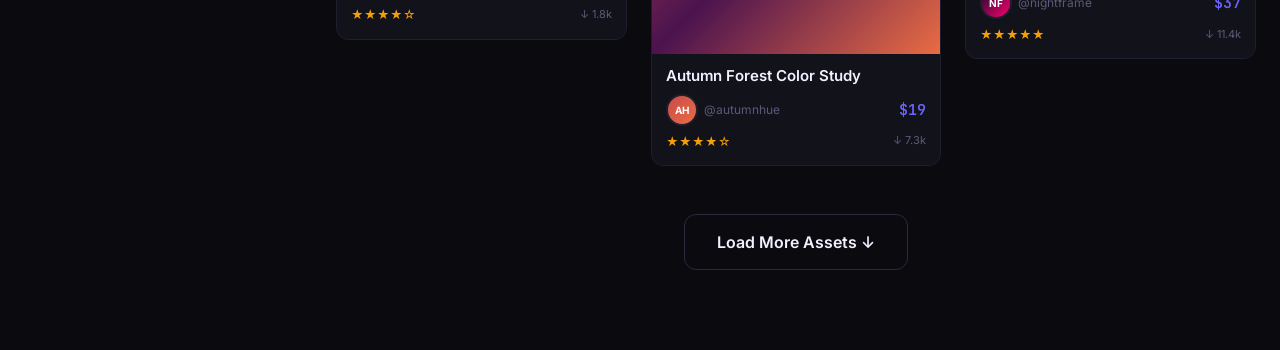
<file: category.html>
<!DOCTYPE html>
<html lang="en" data-theme="dark">
<head>
  <meta charset="UTF-8" />
  <meta name="viewport" content="width=device-width, initial-scale=1.0" />
  <meta name="description" content="Browse premium photography assets on PixelVault — high-resolution photos, editorial images, and visual stories from world-class photographers." />
  <title>Photography — PixelVault Digital Asset Marketplace</title>
  <link rel="stylesheet" href="styles/main.css" />
  <link rel="stylesheet" href="styles/components.css" />
  <link rel="stylesheet" href="styles/category.css" />
</head>
<body class="page-wrapper">

<!-- NAVBAR -->
<nav class="navbar" id="navbar">
  <div class="navbar-inner">
    <a href="index.html" class="navbar-logo">
      <div class="navbar-logo-icon">⬡</div>
      <span>PixelVault</span>
    </a>
    <div class="navbar-cats hide-mobile">
      <a href="category.html?cat=photography" class="navbar-cat-pill active">📷 Photo</a>
      <a href="category.html?cat=graphics"    class="navbar-cat-pill">🎨 Graphics</a>
      <a href="category.html?cat=illustrations" class="navbar-cat-pill">✏️ Illustrations</a>
      <a href="category.html?cat=templates"   class="navbar-cat-pill">📐 Templates</a>
      <a href="category.html?cat=videos"      class="navbar-cat-pill">🎬 Videos</a>
      <a href="category.html?cat=audio"       class="navbar-cat-pill">🎵 Audio</a>
    </div>
    <div class="navbar-actions">
      <button class="navbar-icon-btn" data-search-open title="Search">🔍</button>
      <a href="cart.html" class="navbar-icon-btn" style="text-decoration:none;" title="Cart">
        🛒
        <span class="cart-badge" id="cart-badge-nav" style="display:none;">0</span>
      </a>
      <div class="theme-toggle" data-theme-toggle id="theme-toggle"></div>
      <div class="navbar-avatar" onclick="window.location.href='signin.html'">JD</div>
    </div>
  </div>
</nav>

<!-- SEARCH OVERLAY -->
<div class="search-overlay" id="search-overlay">
  <div class="search-backdrop"></div>
  <div class="search-modal">
    <div class="search-input-wrap">
      <span class="search-icon">🔍</span>
      <input type="text" class="search-main-input" placeholder="Search photography assets…" id="search-main-input" />
      <div class="search-kbd"><span class="kbd">Esc</span></div>
    </div>
    <div class="search-suggestions">
      <h4>Popular in Photography</h4>
      <div class="search-chips">
        <button class="tag-chip search-chip">Aerial landscape</button>
        <button class="tag-chip search-chip">Street portrait</button>
        <button class="tag-chip search-chip">Golden hour</button>
        <button class="tag-chip search-chip">Architectural</button>
        <button class="tag-chip search-chip">Abstract macro</button>
        <button class="tag-chip search-chip">Black & white</button>
      </div>
    </div>
  </div>
</div>

<!-- CATEGORY HERO -->
<div class="cat-hero">
  <div class="container">
    <!-- Breadcrumb -->
    <div class="cat-breadcrumb">
      <a href="index.html">Home</a>
      <span class="cat-breadcrumb-sep">›</span>
      <span>Photography</span>
    </div>

    <div style="display:flex;align-items:flex-end;justify-content:space-between;flex-wrap:wrap;gap:var(--sp-3);">
      <div>
        <h1 class="cat-hero-title">📷 Photography</h1>
        <p class="cat-hero-desc">
          High-resolution photos, editorial images, and breathtaking visual stories from 8,000+ world-class photographers.
        </p>
      </div>
      <div style="display:flex;gap:var(--sp-2);align-items:center;">
        <span class="text-meta" id="results-count">248</span>
        <span class="text-meta">assets found</span>
      </div>
    </div>

    <!-- Filter chips -->
    <div class="filter-chips-row">
      <button class="filter-chip active" data-filter="orientation">
        ⇄ Orientation <span class="filter-chip-arrow">▾</span>
      </button>
      <button class="filter-chip" data-filter="color">
        🎨 Color <span class="filter-chip-arrow">▾</span>
      </button>
      <button class="filter-chip" data-filter="price">
        💰 Price Range <span class="filter-chip-arrow">▾</span>
      </button>
      <button class="filter-chip" data-filter="license">
        📜 License Type <span class="filter-chip-arrow">▾</span>
      </button>
      <button class="filter-chip" data-filter="resolution">
        🔍 Resolution <span class="filter-chip-arrow">▾</span>
      </button>
      <button class="filter-chip" data-filter="style">
        ✨ Style <span class="filter-chip-arrow">▾</span>
      </button>
    </div>
  </div>
</div>

<!-- MAIN LAYOUT -->
<div class="cat-layout">

  <!-- SIDEBAR -->
  <aside class="filter-sidebar" id="filter-sidebar">
    <div class="filter-sidebar-header">
      <h3 style="font-size:16px;font-weight:700;">Filters</h3>
      <button class="filter-clear" id="filter-clear">Clear all</button>
    </div>

    <!-- Style -->
    <div class="filter-section open">
      <div class="filter-section-header">
        <span>Style</span>
        <span class="filter-section-arrow">▾</span>
      </div>
      <div class="filter-options">
        <div class="filter-option" data-asset-category="editorial">
          <div class="filter-option-left">
            <div class="filter-checkbox"></div>
            <span class="filter-option-label">Editorial</span>
          </div>
          <span class="filter-option-count">84</span>
        </div>
        <div class="filter-option" data-asset-category="landscape">
          <div class="filter-option-left">
            <div class="filter-checkbox"></div>
            <span class="filter-option-label">Landscape</span>
          </div>
          <span class="filter-option-count">63</span>
        </div>
        <div class="filter-option" data-asset-category="portrait">
          <div class="filter-option-left">
            <div class="filter-checkbox"></div>
            <span class="filter-option-label">Portrait</span>
          </div>
          <span class="filter-option-count">41</span>
        </div>
        <div class="filter-option" data-asset-category="abstract">
          <div class="filter-option-left">
            <div class="filter-checkbox"></div>
            <span class="filter-option-label">Abstract</span>
          </div>
          <span class="filter-option-count">38</span>
        </div>
        <div class="filter-option" data-asset-category="street">
          <div class="filter-option-left">
            <div class="filter-checkbox"></div>
            <span class="filter-option-label">Street</span>
          </div>
          <span class="filter-option-count">22</span>
        </div>
      </div>
    </div>

    <!-- Orientation -->
    <div class="filter-section open">
      <div class="filter-section-header">
        <span>Orientation</span>
        <span class="filter-section-arrow">▾</span>
      </div>
      <div class="filter-options">
        <div class="filter-option">
          <div class="filter-option-left">
            <div class="filter-checkbox"></div>
            <span class="filter-option-label">Landscape (16:9)</span>
          </div>
          <span class="filter-option-count">110</span>
        </div>
        <div class="filter-option">
          <div class="filter-option-left">
            <div class="filter-checkbox"></div>
            <span class="filter-option-label">Portrait (9:16)</span>
          </div>
          <span class="filter-option-count">78</span>
        </div>
        <div class="filter-option">
          <div class="filter-option-left">
            <div class="filter-checkbox"></div>
            <span class="filter-option-label">Square (1:1)</span>
          </div>
          <span class="filter-option-count">60</span>
        </div>
      </div>
    </div>

    <!-- Price Range -->
    <div class="filter-section">
      <div class="filter-section-header">
        <span>Price Range</span>
        <span class="filter-section-arrow">▾</span>
      </div>
      <div class="filter-options">
        <div class="price-range-wrap">
          <div class="price-range-inputs">
            <input type="number" class="price-range-input" placeholder="$0" min="0" id="price-min" />
            <span class="price-range-sep">–</span>
            <input type="number" class="price-range-input" placeholder="$500" max="500" id="price-max" />
          </div>
          <div class="filter-option">
            <div class="filter-option-left">
              <div class="filter-checkbox checked"></div>
              <span class="filter-option-label">Under $25</span>
            </div>
            <span class="filter-option-count">92</span>
          </div>
          <div class="filter-option">
            <div class="filter-option-left">
              <div class="filter-checkbox"></div>
              <span class="filter-option-label">$25 – $75</span>
            </div>
            <span class="filter-option-count">87</span>
          </div>
          <div class="filter-option">
            <div class="filter-option-left">
              <div class="filter-checkbox"></div>
              <span class="filter-option-label">$75 – $150</span>
            </div>
            <span class="filter-option-count">39</span>
          </div>
          <div class="filter-option">
            <div class="filter-option-left">
              <div class="filter-checkbox"></div>
              <span class="filter-option-label">$150+</span>
            </div>
            <span class="filter-option-count">30</span>
          </div>
        </div>
      </div>
    </div>

    <!-- License -->
    <div class="filter-section">
      <div class="filter-section-header">
        <span>License Type</span>
        <span class="filter-section-arrow">▾</span>
      </div>
      <div class="filter-options">
        <div class="filter-option">
          <div class="filter-option-left">
            <div class="filter-checkbox"></div>
            <span class="filter-option-label">Personal</span>
          </div>
          <span class="filter-option-count">248</span>
        </div>
        <div class="filter-option">
          <div class="filter-option-left">
            <div class="filter-checkbox"></div>
            <span class="filter-option-label">Commercial</span>
          </div>
          <span class="filter-option-count">186</span>
        </div>
        <div class="filter-option">
          <div class="filter-option-left">
            <div class="filter-checkbox"></div>
            <span class="filter-option-label">Extended</span>
          </div>
          <span class="filter-option-count">94</span>
        </div>
      </div>
    </div>

    <!-- Resolution -->
    <div class="filter-section">
      <div class="filter-section-header">
        <span>Resolution</span>
        <span class="filter-section-arrow">▾</span>
      </div>
      <div class="filter-options">
        <div class="filter-option">
          <div class="filter-option-left">
            <div class="filter-checkbox"></div>
            <span class="filter-option-label">4K (3840×2160)</span>
          </div>
          <span class="filter-option-count">142</span>
        </div>
        <div class="filter-option">
          <div class="filter-option-left">
            <div class="filter-checkbox"></div>
            <span class="filter-option-label">Full HD (1920×1080)</span>
          </div>
          <span class="filter-option-count">80</span>
        </div>
        <div class="filter-option">
          <div class="filter-option-left">
            <div class="filter-checkbox"></div>
            <span class="filter-option-label">RAW Files</span>
          </div>
          <span class="filter-option-count">62</span>
        </div>
      </div>
    </div>
  </aside>

  <!-- MAIN CONTENT -->
  <main>
    <!-- Sort Bar -->
    <div class="sort-bar">
      <div class="sort-bar-left">
        <span class="results-count"><strong id="results-count-main">248</strong> results</span>
      </div>
      <div style="display:flex;align-items:center;gap:8px;flex-wrap:wrap;">
        <div class="segmented-control">
          <button class="seg-btn active" data-sort="popular">🔥 Popular</button>
          <button class="seg-btn" data-sort="newest">✨ Newest</button>
          <button class="seg-btn" data-sort="price-asc">$ Low</button>
          <button class="seg-btn" data-sort="price-desc">$ High</button>
        </div>
        <div class="view-toggle">
          <button class="view-btn active" data-view="grid" title="Grid view">⊞</button>
          <button class="view-btn" data-view="list" title="List view">☰</button>
        </div>
      </div>
    </div>

    <!-- Assets Grid — Masonry -->
    <div class="masonry-grid" id="assets-grid">

      <div class="asset-card" data-asset-id="c1" data-asset-title="Misty Mountain Dawn" data-asset-price="34" data-asset-category="landscape" data-asset-emoji="🌄" data-asset-creator="@alpinecap">
        <div class="asset-card-thumb tall" style="background:linear-gradient(160deg,#2c3e50,#3498db,#bdc3c7);">
          🌄
          <div class="asset-card-badges">
            <span class="badge badge-accent">Landscape</span>
            <span class="badge badge-coral">🔥</span>
          </div>
          <div class="asset-card-overlay">
            <button class="btn btn-sm btn-primary flex-1" data-add-cart>🛒 Cart</button>
            <button class="btn btn-sm btn-ghost" data-quick-view style="color:#fff;border-color:rgba(255,255,255,0.3);">⚡</button>
          </div>
        </div>
        <div class="asset-card-body">
          <div class="text-card-title">Misty Mountain Dawn</div>
          <div class="asset-card-meta">
            <div class="asset-card-creator">
              <div class="avatar" style="font-size:10px">AC</div>
              <span class="asset-card-creator-name">@alpinecap</span>
            </div>
            <span class="text-price">$34</span>
          </div>
          <div style="display:flex;align-items:center;justify-content:space-between;margin-top:6px;">
            <div class="stars">★★★★★</div>
            <span class="asset-card-downloads">↓ 3.1k</span>
          </div>
        </div>
      </div>

      <div class="asset-card" data-asset-id="c2" data-asset-title="Urban Noir Series" data-asset-price="48" data-asset-category="street" data-asset-emoji="🌆" data-asset-creator="@shadowlens">
        <div class="asset-card-thumb" style="background:linear-gradient(135deg,#1c1c1c,#2d2d2d,#3d3d3d);">
          🌆
          <div class="asset-card-badges">
            <span class="badge badge-accent">Street</span>
          </div>
          <div class="asset-card-overlay">
            <button class="btn btn-sm btn-primary flex-1" data-add-cart>🛒 Cart</button>
            <button class="btn btn-sm btn-ghost" data-quick-view style="color:#fff;border-color:rgba(255,255,255,0.3);">⚡</button>
          </div>
        </div>
        <div class="asset-card-body">
          <div class="text-card-title">Urban Noir Series (30 photos)</div>
          <div class="asset-card-meta">
            <div class="asset-card-creator">
              <div class="avatar" style="font-size:10px;background:linear-gradient(135deg,#1c1c1c,#4d4d4d)">SL</div>
              <span class="asset-card-creator-name">@shadowlens</span>
            </div>
            <span class="text-price">$48</span>
          </div>
          <div style="display:flex;align-items:center;justify-content:space-between;margin-top:6px;">
            <div class="stars">★★★★★</div>
            <span class="asset-card-downloads">↓ 2.7k</span>
          </div>
        </div>
      </div>

      <div class="asset-card" data-asset-id="c3" data-asset-title="Golden Desert Dunes" data-asset-price="29" data-asset-category="landscape" data-asset-emoji="🏜️" data-asset-creator="@sandstorm">
        <div class="asset-card-thumb wide" style="background:linear-gradient(135deg,#f09819,#edde5d,#f7971e);">
          🏜️
          <div class="asset-card-badges">
            <span class="badge badge-accent">Landscape</span>
            <span class="badge badge-green">New</span>
          </div>
          <div class="asset-card-overlay">
            <button class="btn btn-sm btn-primary flex-1" data-add-cart>🛒 Cart</button>
            <button class="btn btn-sm btn-ghost" data-quick-view style="color:#fff;border-color:rgba(255,255,255,0.3);">⚡</button>
          </div>
        </div>
        <div class="asset-card-body">
          <div class="text-card-title">Golden Desert Dunes Collection</div>
          <div class="asset-card-meta">
            <div class="asset-card-creator">
              <div class="avatar" style="font-size:10px;background:linear-gradient(135deg,#f09819,#f7971e)">SS</div>
              <span class="asset-card-creator-name">@sandstorm</span>
            </div>
            <span class="text-price">$29</span>
          </div>
          <div style="display:flex;align-items:center;justify-content:space-between;margin-top:6px;">
            <div class="stars">★★★★☆</div>
            <span class="asset-card-downloads">↓ 1.8k</span>
          </div>
        </div>
      </div>

      <div class="asset-card" data-asset-id="c4" data-asset-title="Fog & Silence" data-asset-price="22" data-asset-category="abstract" data-asset-emoji="🌫️" data-asset-creator="@ethereal">
        <div class="asset-card-thumb tall" style="background:linear-gradient(160deg,#d3cce3,#e9e4f0,#bdc3c7);">
          🌫️
          <div class="asset-card-badges">
            <span class="badge badge-accent">Abstract</span>
          </div>
          <div class="asset-card-overlay">
            <button class="btn btn-sm btn-primary flex-1" data-add-cart>🛒 Cart</button>
            <button class="btn btn-sm btn-ghost" data-quick-view style="color:#fff;border-color:rgba(255,255,255,0.3);">⚡</button>
          </div>
        </div>
        <div class="asset-card-body">
          <div class="text-card-title">Fog & Silence — Minimalist Scenes</div>
          <div class="asset-card-meta">
            <div class="asset-card-creator">
              <div class="avatar" style="font-size:10px;background:linear-gradient(135deg,#d3cce3,#bdc3c7)">ET</div>
              <span class="asset-card-creator-name">@ethereal</span>
            </div>
            <span class="text-price">$22</span>
          </div>
          <div style="display:flex;align-items:center;justify-content:space-between;margin-top:6px;">
            <div class="stars">★★★★★</div>
            <span class="asset-card-downloads">↓ 4.6k</span>
          </div>
        </div>
      </div>

      <div class="asset-card" data-asset-id="c5" data-asset-title="Ocean Depths" data-asset-price="41" data-asset-category="abstract" data-asset-emoji="🌊" data-asset-creator="@deepsea">
        <div class="asset-card-thumb" style="background:linear-gradient(160deg,#005c97,#363795,#1a1a3e);">
          🌊
          <div class="asset-card-badges">
            <span class="badge badge-accent">Abstract</span>
            <span class="badge badge-coral">Trending</span>
          </div>
          <div class="asset-card-overlay">
            <button class="btn btn-sm btn-primary flex-1" data-add-cart>🛒 Cart</button>
            <button class="btn btn-sm btn-ghost" data-quick-view style="color:#fff;border-color:rgba(255,255,255,0.3);">⚡</button>
          </div>
        </div>
        <div class="asset-card-body">
          <div class="text-card-title">Ocean Depths Underwater Series</div>
          <div class="asset-card-meta">
            <div class="asset-card-creator">
              <div class="avatar" style="font-size:10px;background:linear-gradient(135deg,#005c97,#363795)">DS</div>
              <span class="asset-card-creator-name">@deepsea</span>
            </div>
            <span class="text-price">$41</span>
          </div>
          <div style="display:flex;align-items:center;justify-content:space-between;margin-top:6px;">
            <div class="stars">★★★★★</div>
            <span class="asset-card-downloads">↓ 5.2k</span>
          </div>
        </div>
      </div>

      <div class="asset-card" data-asset-id="c6" data-asset-title="Autumn Forest" data-asset-price="19" data-asset-category="landscape" data-asset-emoji="🍂" data-asset-creator="@autumnhue">
        <div class="asset-card-thumb square" style="background:linear-gradient(135deg,#c94b4b,#4b134f,#e96c43);">
          🍂
          <div class="asset-card-badges">
            <span class="badge badge-accent">Landscape</span>
          </div>
          <div class="asset-card-overlay">
            <button class="btn btn-sm btn-primary flex-1" data-add-cart>🛒 Cart</button>
            <button class="btn btn-sm btn-ghost" data-quick-view style="color:#fff;border-color:rgba(255,255,255,0.3);">⚡</button>
          </div>
        </div>
        <div class="asset-card-body">
          <div class="text-card-title">Autumn Forest Color Study</div>
          <div class="asset-card-meta">
            <div class="asset-card-creator">
              <div class="avatar" style="font-size:10px;background:linear-gradient(135deg,#c94b4b,#e96c43)">AH</div>
              <span class="asset-card-creator-name">@autumnhue</span>
            </div>
            <span class="text-price">$19</span>
          </div>
          <div style="display:flex;align-items:center;justify-content:space-between;margin-top:6px;">
            <div class="stars">★★★★☆</div>
            <span class="asset-card-downloads">↓ 7.3k</span>
          </div>
        </div>
      </div>

      <div class="asset-card" data-asset-id="c7" data-asset-title="Portrait Stories" data-asset-price="55" data-asset-category="portrait" data-asset-emoji="👤" data-asset-creator="@facecraft">
        <div class="asset-card-thumb tall" style="background:linear-gradient(135deg,#2c3e50,#34495e,#4a6278);">
          👤
          <div class="asset-card-badges">
            <span class="badge badge-accent">Portrait</span>
            <span class="badge badge-green">Best Seller</span>
          </div>
          <div class="asset-card-overlay">
            <button class="btn btn-sm btn-primary flex-1" data-add-cart>🛒 Cart</button>
            <button class="btn btn-sm btn-ghost" data-quick-view style="color:#fff;border-color:rgba(255,255,255,0.3);">⚡</button>
          </div>
        </div>
        <div class="asset-card-body">
          <div class="text-card-title">Portrait Stories — Human Expressions</div>
          <div class="asset-card-meta">
            <div class="asset-card-creator">
              <div class="avatar" style="font-size:10px;background:linear-gradient(135deg,#2c3e50,#4a6278)">FC</div>
              <span class="asset-card-creator-name">@facecraft</span>
            </div>
            <span class="text-price">$55</span>
          </div>
          <div style="display:flex;align-items:center;justify-content:space-between;margin-top:6px;">
            <div class="stars">★★★★★</div>
            <span class="asset-card-downloads">↓ 9.1k</span>
          </div>
        </div>
      </div>

      <div class="asset-card" data-asset-id="c8" data-asset-title="Cherry Blossom Study" data-asset-price="26" data-asset-category="abstract" data-asset-emoji="🌸" data-asset-creator="@sakuravision">
        <div class="asset-card-thumb" style="background:linear-gradient(135deg,#f8cdda,#1d2b64,#f093fb);">
          🌸
          <div class="asset-card-badges">
            <span class="badge badge-accent">Abstract</span>
          </div>
          <div class="asset-card-overlay">
            <button class="btn btn-sm btn-primary flex-1" data-add-cart>🛒 Cart</button>
            <button class="btn btn-sm btn-ghost" data-quick-view style="color:#fff;border-color:rgba(255,255,255,0.3);">⚡</button>
          </div>
        </div>
        <div class="asset-card-body">
          <div class="text-card-title">Cherry Blossom — Macro Study</div>
          <div class="asset-card-meta">
            <div class="asset-card-creator">
              <div class="avatar" style="font-size:10px;background:linear-gradient(135deg,#f8cdda,#f093fb)">SV</div>
              <span class="asset-card-creator-name">@sakuravision</span>
            </div>
            <span class="text-price">$26</span>
          </div>
          <div style="display:flex;align-items:center;justify-content:space-between;margin-top:6px;">
            <div class="stars">★★★★★</div>
            <span class="asset-card-downloads">↓ 6.8k</span>
          </div>
        </div>
      </div>

      <div class="asset-card" data-asset-id="c9" data-asset-title="Neon City Nights" data-asset-price="37" data-asset-category="street" data-asset-emoji="🌃" data-asset-creator="@nightframe">
        <div class="asset-card-thumb wide" style="background:linear-gradient(135deg,#0a0a1a,#1a0a2e,#ff006e);">
          🌃
          <div class="asset-card-badges">
            <span class="badge badge-accent">Street</span>
            <span class="badge badge-coral">🔥 Hot</span>
          </div>
          <div class="asset-card-overlay">
            <button class="btn btn-sm btn-primary flex-1" data-add-cart>🛒 Cart</button>
            <button class="btn btn-sm btn-ghost" data-quick-view style="color:#fff;border-color:rgba(255,255,255,0.3);">⚡</button>
          </div>
        </div>
        <div class="asset-card-body">
          <div class="text-card-title">Neon City Nights — Tokyo Series</div>
          <div class="asset-card-meta">
            <div class="asset-card-creator">
              <div class="avatar" style="font-size:10px;background:linear-gradient(135deg,#1a0a2e,#ff006e)">NF</div>
              <span class="asset-card-creator-name">@nightframe</span>
            </div>
            <span class="text-price">$37</span>
          </div>
          <div style="display:flex;align-items:center;justify-content:space-between;margin-top:6px;">
            <div class="stars">★★★★★</div>
            <span class="asset-card-downloads">↓ 11.4k</span>
          </div>
        </div>
      </div>

    </div><!-- /assets-grid -->

    <!-- Load More -->
    <div class="load-more-wrap">
      <button class="btn btn-ghost btn-lg" id="load-more-btn">
        Load More Assets ↓
      </button>
    </div>
  </main>
</div><!-- /cat-layout -->

<!-- QUICK VIEW MODAL -->
<div class="quick-view-modal" id="quick-view-modal">
  <div class="quick-view-backdrop"></div>
  <div class="quick-view-content" id="qv-content">
    <button class="quick-view-close">✕</button>
    <div style="text-align:center;margin-bottom:var(--sp-3);">
      <div id="qv-emoji" style="font-size:56px;margin-bottom:var(--sp-2);">📷</div>
      <h3 id="qv-title" class="text-h3" style="margin-bottom:6px;"></h3>
      <span class="badge badge-accent" id="qv-category"></span>
    </div>
    <div style="display:flex;justify-content:space-between;align-items:center;padding:var(--sp-2);background:var(--bg-elevated);border-radius:var(--radius-md);margin-bottom:var(--sp-3);">
      <div>
        <p class="text-meta">Creator</p>
        <p id="qv-creator" style="font-weight:600;font-size:14px;color:var(--text-primary);margin-top:2px;"></p>
      </div>
      <div style="text-align:right;">
        <p class="text-meta">Price</p>
        <p id="qv-price" class="text-price-lg" style="margin-top:2px;"></p>
      </div>
    </div>
    <div style="display:grid;grid-template-columns:1fr 1fr;gap:var(--sp-2);">
      <button class="btn btn-primary" data-add-cart>🛒 Add to Cart</button>
      <a href="cart.html" class="btn btn-ghost">View Cart →</a>
    </div>
  </div>
</div>

<!-- Filter Overlay (mobile) -->
<div id="filter-overlay" style="display:none;position:fixed;inset:0;background:rgba(0,0,0,0.5);z-index:140;backdrop-filter:blur(4px);"></div>

<!-- Mobile Filter FAB -->
<button class="filter-fab" id="filter-fab" title="Filters">
  ⚙
</button>

<!-- Mobile Bottom Nav -->
<nav class="mobile-nav">
  <div class="mobile-nav-item" data-page="home" onclick="window.location.href='index.html'">
    <span class="mobile-nav-icon">🏠</span><span>Home</span>
  </div>
  <div class="mobile-nav-item active" data-page="category" onclick="window.location.href='category.html'">
    <span class="mobile-nav-icon">🔍</span><span>Browse</span>
  </div>
  <div class="mobile-nav-item" data-page="cart" onclick="window.location.href='cart.html'">
    <span class="mobile-nav-icon">🛒</span><span>Cart</span>
  </div>
  <div class="mobile-nav-item" data-page="signin" onclick="window.location.href='signin.html'">
    <span class="mobile-nav-icon">👤</span><span>Account</span>
  </div>
</nav>

<script src="js/main.js"></script>
<script src="js/category.js"></script>
<script>
  // Hide filter overlay initially
  const overlay = document.getElementById('filter-overlay');
  if (overlay) overlay.style.display = 'block';
  if (overlay) overlay.style.opacity = '0';
  if (overlay) overlay.style.pointerEvents = 'none';
  if (overlay) overlay.style.transition = 'opacity 0.25s';

  document.getElementById('filter-overlay')?.addEventListener('click', () => {
    document.getElementById('filter-sidebar')?.classList.remove('mobile-open');
    const o = document.getElementById('filter-overlay');
    o.style.opacity = '0';
    o.style.pointerEvents = 'none';
  });

  document.getElementById('filter-fab')?.addEventListener('click', () => {
    const sidebar = document.getElementById('filter-sidebar');
    const o = document.getElementById('filter-overlay');
    if (sidebar.classList.contains('mobile-open')) {
      sidebar.classList.remove('mobile-open');
      o.style.opacity = '0';
      o.style.pointerEvents = 'none';
    } else {
      sidebar.classList.add('mobile-open');
      o.style.opacity = '1';
      o.style.pointerEvents = 'all';
    }
  });

  document.getElementById('filter-clear')?.addEventListener('click', () => {
    document.querySelectorAll('.filter-checkbox').forEach(cb => cb.classList.remove('checked'));
    document.querySelectorAll('.asset-card').forEach(card => {
      card.style.opacity = '1';
      card.style.pointerEvents = '';
    });
  });
</script>
</body>
</html>
</file>
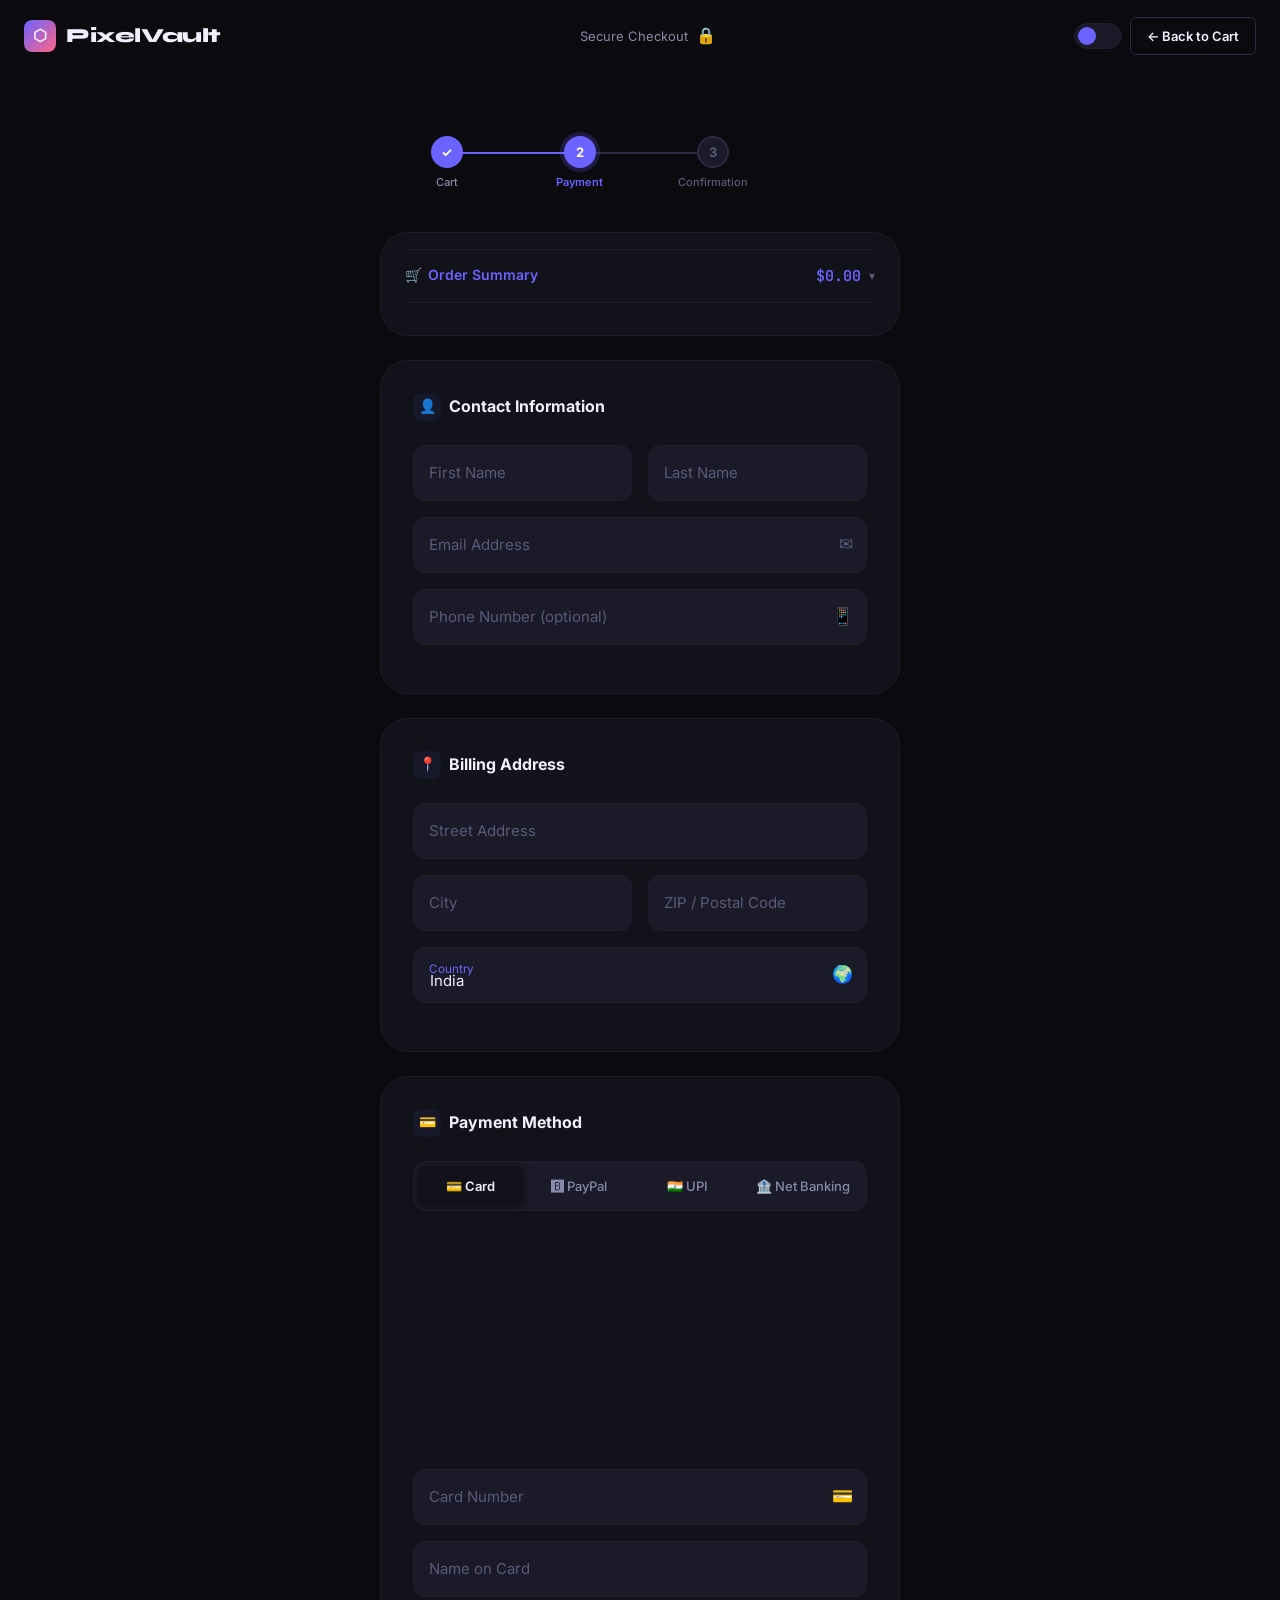
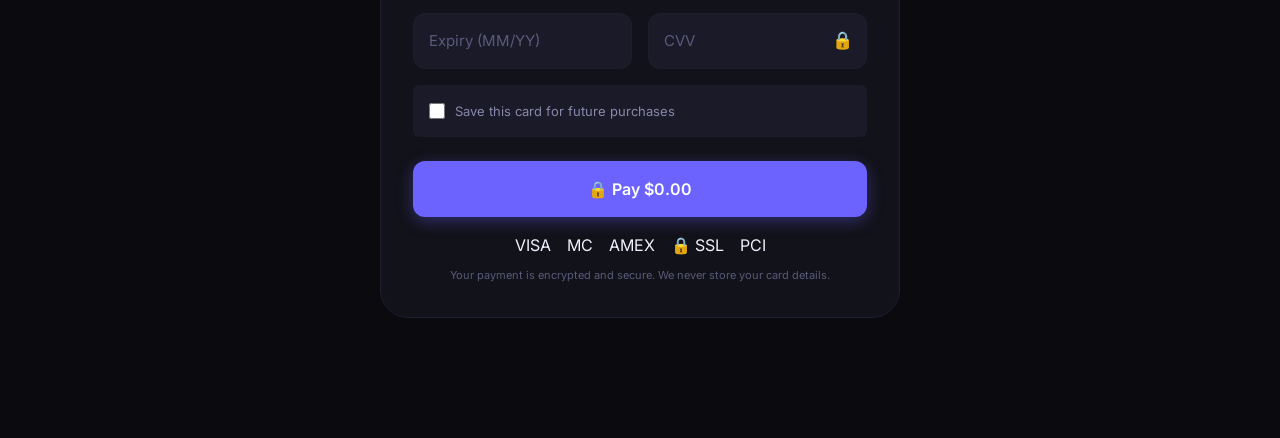
<file: payment.html>
<!DOCTYPE html>
<html lang="en" data-theme="dark">
<head>
  <meta charset="UTF-8" />
  <meta name="viewport" content="width=device-width, initial-scale=1.0" />
  <meta name="description" content="Complete your PixelVault purchase securely. Fast, encrypted checkout with multiple payment options." />
  <title>Checkout — PixelVault</title>
  <link rel="stylesheet" href="styles/main.css" />
  <link rel="stylesheet" href="styles/components.css" />
  <link rel="stylesheet" href="styles/payment.css" />
</head>
<body class="page-wrapper">

<!-- Minimal Navbar for checkout -->
<nav class="navbar scrolled" id="navbar">
  <div class="navbar-inner">
    <a href="index.html" class="navbar-logo">
      <div class="navbar-logo-icon">⬡</div>
      <span>PixelVault</span>
    </a>
    <div style="display:flex;align-items:center;gap:8px;">
      <span style="font-size:13px;color:var(--text-secondary);">Secure Checkout</span>
      <span style="font-size:16px;">🔒</span>
    </div>
    <div class="navbar-actions">
      <div class="theme-toggle" data-theme-toggle id="theme-toggle"></div>
      <a href="cart.html" class="btn btn-ghost btn-sm">← Back to Cart</a>
    </div>
  </div>
</nav>

<!-- PAYMENT PAGE -->
<div class="payment-page">
  <div class="container">

    <!-- Progress Steps -->
    <div class="progress-steps">
      <div class="progress-step completed">
        <div class="step-circle">✓</div>
        <span class="step-label">Cart</span>
      </div>
      <div class="progress-step active">
        <div class="step-circle">2</div>
        <span class="step-label">Payment</span>
      </div>
      <div class="progress-step">
        <div class="step-circle">3</div>
        <span class="step-label">Confirmation</span>
      </div>
    </div>

    <!-- Main Form -->
    <div class="payment-form-wrap">

      <!-- Order Summary (collapsible) -->
      <div class="payment-card" style="padding:var(--sp-2) var(--sp-3);">
        <div class="order-summary-toggle" id="summary-toggle">
          <div class="order-summary-toggle-label">
            <span>🛒</span>
            <span>Order Summary</span>
          </div>
          <div style="display:flex;align-items:center;gap:8px;">
            <span class="text-price" id="payment-order-total">$0.00</span>
            <span id="summary-arrow" style="transition:transform 0.3s;color:var(--text-tertiary);font-size:12px;">▾</span>
          </div>
        </div>

        <div class="order-summary-collapsed" id="summary-collapsed">
          <div id="payment-summary-items" style="padding-bottom:var(--sp-2);border-bottom:1px solid var(--border-subtle);margin-bottom:8px;">
            <!-- Populated by JS -->
          </div>
          <div style="display:flex;justify-content:space-between;font-size:13px;padding:4px 0;">
            <span style="color:var(--text-secondary);">Processing fee</span>
            <span style="font-family:var(--font-mono);">$0.00</span>
          </div>
          <div style="display:flex;justify-content:space-between;font-size:14px;font-weight:700;padding:8px 0 0;">
            <span>Total</span>
            <span class="text-price" id="payment-order-total-2"></span>
          </div>
        </div>
      </div>

      <!-- Contact Info -->
      <div class="payment-card" id="contact-section">
        <div class="payment-section-title">
          <div class="section-icon">👤</div>
          Contact Information
        </div>

        <div class="fields-row">
          <div class="float-field">
            <input type="text" class="float-input" id="first-name" placeholder=" " autocomplete="given-name" />
            <label class="float-label" for="first-name">First Name</label>
          </div>
          <div class="float-field">
            <input type="text" class="float-input" id="last-name" placeholder=" " autocomplete="family-name" />
            <label class="float-label" for="last-name">Last Name</label>
          </div>
        </div>

        <div class="float-field">
          <input type="email" class="float-input" id="email" placeholder=" " autocomplete="email" />
          <label class="float-label" for="email">Email Address</label>
          <span class="float-icon">✉</span>
        </div>

        <div class="float-field">
          <input type="tel" class="float-input" id="phone" placeholder=" " autocomplete="tel" />
          <label class="float-label" for="phone">Phone Number (optional)</label>
          <span class="float-icon">📱</span>
        </div>
      </div>

      <!-- Billing Address -->
      <div class="payment-card">
        <div class="payment-section-title">
          <div class="section-icon">📍</div>
          Billing Address
        </div>

        <div class="float-field">
          <input type="text" class="float-input" id="address" placeholder=" " autocomplete="street-address" />
          <label class="float-label" for="address">Street Address</label>
        </div>

        <div class="fields-row">
          <div class="float-field">
            <input type="text" class="float-input" id="city" placeholder=" " autocomplete="address-level2" />
            <label class="float-label" for="city">City</label>
          </div>
          <div class="float-field">
            <input type="text" class="float-input" id="zip" placeholder=" " autocomplete="postal-code" />
            <label class="float-label" for="zip">ZIP / Postal Code</label>
          </div>
        </div>

        <div class="float-field">
          <input type="text" class="float-input" id="country" placeholder=" " value="India" autocomplete="country-name" />
          <label class="float-label" for="country">Country</label>
          <span class="float-icon">🌍</span>
        </div>
      </div>

      <!-- Payment Method -->
      <div class="payment-card">
        <div class="payment-section-title">
          <div class="section-icon">💳</div>
          Payment Method
        </div>

        <!-- Method Tabs -->
        <div class="payment-tabs">
          <button class="pay-tab active" data-method="card">💳 Card</button>
          <button class="pay-tab" data-method="paypal">🅱 PayPal</button>
          <button class="pay-tab" data-method="upi">🇮🇳 UPI</button>
          <button class="pay-tab" data-method="netbanking">🏦 Net Banking</button>
        </div>

        <!-- Card Section -->
        <div id="card-section">
          <!-- Live Card Preview -->
          <div class="card-preview-wrap">
            <div class="card-preview" id="card-preview">
              <!-- Front -->
              <div class="card-face card-front">
                <div class="card-chip"></div>
                <div class="card-number" id="card-number-display">•••• •••• •••• ••••</div>
                <div class="card-details-row">
                  <div>
                    <div class="card-label">Card Holder</div>
                    <div class="card-value" id="card-name-display">FULL NAME</div>
                  </div>
                  <div>
                    <div class="card-label">Expires</div>
                    <div class="card-value" id="card-expiry-display">MM/YY</div>
                  </div>
                  <div class="card-network" id="card-network">💳</div>
                </div>
              </div>

              <!-- Back -->
              <div class="card-face card-back">
                <div class="card-magnetic-strip"></div>
                <div class="card-cvv-row">
                  <div style="font-size:10px;color:rgba(255,255,255,0.5);text-transform:uppercase;letter-spacing:0.08em;flex-shrink:0;">CVV</div>
                  <div class="card-cvv-strip" id="card-cvv-display">•••</div>
                </div>
              </div>
            </div>
          </div>

          <!-- Card Fields -->
          <form id="payment-form">
            <div class="float-field">
              <input
                type="text"
                class="float-input"
                id="card-number-input"
                placeholder=" "
                maxlength="19"
                autocomplete="cc-number"
                inputmode="numeric"
              />
              <label class="float-label" for="card-number-input">Card Number</label>
              <span class="float-icon">💳</span>
            </div>

            <div class="float-field">
              <input
                type="text"
                class="float-input"
                id="card-name-input"
                placeholder=" "
                autocomplete="cc-name"
              />
              <label class="float-label" for="card-name-input">Name on Card</label>
            </div>

            <div class="fields-row">
              <div class="float-field" style="margin-bottom:0;">
                <input
                  type="text"
                  class="float-input"
                  id="card-expiry-input"
                  placeholder=" "
                  maxlength="5"
                  autocomplete="cc-exp"
                  inputmode="numeric"
                />
                <label class="float-label" for="card-expiry-input">Expiry (MM/YY)</label>
              </div>
              <div class="float-field" style="margin-bottom:0;">
                <input
                  type="text"
                  class="float-input"
                  id="card-cvv-input"
                  placeholder=" "
                  maxlength="4"
                  autocomplete="cc-csc"
                  inputmode="numeric"
                />
                <label class="float-label" for="card-cvv-input">CVV</label>
                <span class="float-icon" style="cursor:help;" title="3-4 digit code on back of card">🔒</span>
              </div>
            </div>

            <!-- Save card -->
            <div style="display:flex;align-items:center;gap:10px;margin-top:var(--sp-2);padding:var(--sp-2);background:var(--bg-elevated);border-radius:var(--radius-sm);">
              <input type="checkbox" id="save-card" style="width:16px;height:16px;accent-color:var(--accent-primary);" />
              <label for="save-card" style="font-size:13px;color:var(--text-secondary);cursor:pointer;">
                Save this card for future purchases
              </label>
            </div>

            <!-- Submit -->
            <button type="submit" class="btn btn-primary btn-full btn-lg submit-btn" id="submit-btn" style="margin-top:var(--sp-3);">
              <span class="btn-text">🔒 Pay <span id="submit-total">$0.00</span></span>
              <div class="spinner"></div>
            </button>
          </form>
        </div>

        <!-- Alt Pay Placeholder -->
        <div id="alt-pay-section" style="display:none;"></div>

        <!-- Security badges -->
        <div style="display:flex;align-items:center;justify-content:center;gap:var(--sp-2);margin-top:var(--sp-2);flex-wrap:wrap;">
          <div class="payment-method-icon">VISA</div>
          <div class="payment-method-icon">MC</div>
          <div class="payment-method-icon">AMEX</div>
          <div class="payment-method-icon">🔒 SSL</div>
          <div class="payment-method-icon">PCI</div>
        </div>

        <p style="text-align:center;font-size:11px;color:var(--text-tertiary);margin-top:var(--sp-1);">
          Your payment is encrypted and secure. We never store your card details.
        </p>
      </div>

    </div><!-- /payment-form-wrap -->
  </div><!-- /container -->
</div><!-- /payment-page -->

<!-- SUCCESS MODAL -->
<div class="success-modal" id="success-modal">
  <div class="success-modal-backdrop"></div>
  <div class="success-modal-content">
    <div class="success-icon">✅</div>
    <h2 class="success-title">Payment Successful!</h2>
    <p class="success-sub">
      Your assets are ready to download. A receipt has been sent to your email address.
    </p>
    <div class="success-order-id" id="success-order-id">PV-XXXXXX</div>
    <div style="background:var(--bg-elevated);border-radius:var(--radius-md);padding:var(--sp-2);margin-bottom:var(--sp-3);">
      <div style="display:flex;justify-content:space-between;font-size:13px;margin-bottom:4px;">
        <span style="color:var(--text-secondary);">Amount paid</span>
        <span class="text-price" id="success-amount"></span>
      </div>
      <div style="display:flex;justify-content:space-between;font-size:13px;">
        <span style="color:var(--text-secondary);">Download limit</span>
        <span style="color:var(--text-primary);font-weight:500;">Unlimited</span>
      </div>
    </div>
    <div style="display:grid;grid-template-columns:1fr 1fr;gap:8px;">
      <button class="btn btn-primary" id="success-continue">Continue Shopping</button>
      <a href="index.html" class="btn btn-ghost" style="text-align:center;">Go Home</a>
    </div>
  </div>
</div>

<script src="js/main.js"></script>
<script src="js/payment.js"></script>
<script>
  // Update submit button total
  window.addEventListener('load', () => {
    const total = sessionStorage.getItem('pv-order-total') || '0.00';
    const submitTotal = document.getElementById('submit-total');
    const successAmount = document.getElementById('success-amount');
    const paymentOrderTotal2 = document.getElementById('payment-order-total-2');

    if (submitTotal) submitTotal.textContent = `$${total}`;
    if (successAmount) successAmount.textContent = `$${total}`;
    if (paymentOrderTotal2) paymentOrderTotal2.textContent = `$${total}`;
  });
</script>
</body>
</html>
</file>
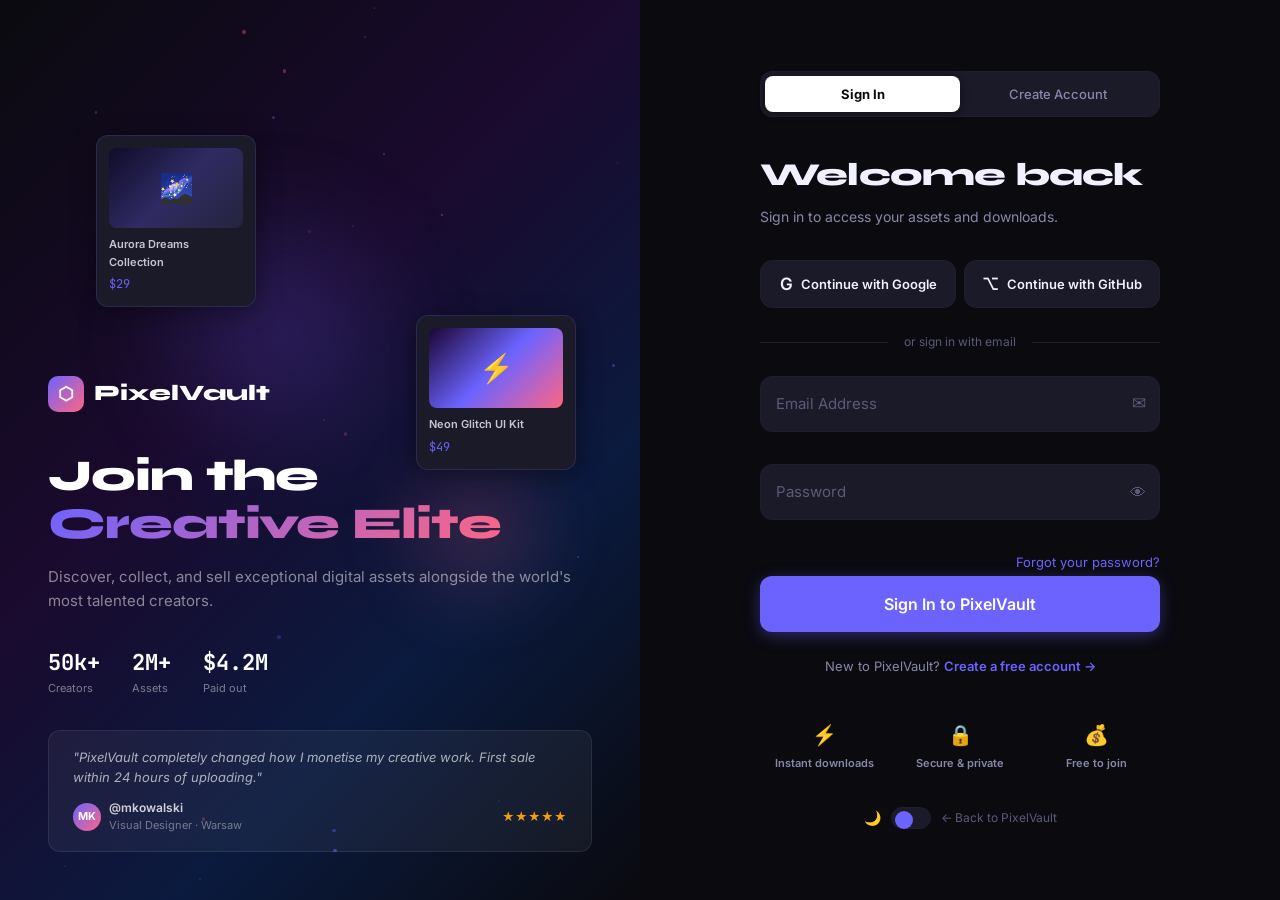
<file: signin.html>
<!DOCTYPE html>
<html lang="en" data-theme="dark">

<head>
  <meta charset="UTF-8" />
  <meta name="viewport" content="width=device-width, initial-scale=1.0" />
  <meta name="description"
    content="Sign in or create your PixelVault account. Join 50,000+ creators and access 2M+ premium digital assets." />
  <title>Sign In — PixelVault</title>
  <link rel="stylesheet" href="styles/main.css" />
  <link rel="stylesheet" href="styles/components.css" />
  <link rel="stylesheet" href="styles/payment.css" />
</head>

<body style="overflow:hidden;">

  <div class="auth-page">

    <!-- ═══════════════════════════════════════════════
       LEFT PANEL — Brand Visual
  ═══════════════════════════════════════════════ -->
    <div class="auth-brand-panel">
      <!-- Gradient background -->
      <div class="auth-brand-bg"></div>

      <!-- Ambient glows -->
      <div class="auth-brand-glow-1"></div>
      <div class="auth-brand-glow-2"></div>

      <!-- Particles -->
      <div class="auth-particles" id="auth-particles"></div>

      <!-- Floating asset card previews -->
      <div class="auth-floating-cards">
        <div class="auth-float-card auth-float-card-1">
          <div class="auth-float-thumb" style="background:linear-gradient(135deg,#0f0c29,#302b63,#24243e);">🌌</div>
          <div class="auth-float-title">Aurora Dreams Collection</div>
          <div class="auth-float-price">$29</div>
        </div>
        <div class="auth-float-card auth-float-card-2">
          <div class="auth-float-thumb" style="background:linear-gradient(135deg,#1a0533,#6c63ff,#ff6584);">⚡</div>
          <div class="auth-float-title">Neon Glitch UI Kit</div>
          <div class="auth-float-price">$49</div>
        </div>
      </div>

      <!-- Brand Content -->
      <div class="auth-brand-content">
        <div class="auth-brand-logo">
          <div class="auth-brand-logo-icon">⬡</div>
          PixelVault
        </div>

        <h2 class="auth-brand-headline">
          Join the<br />
          <span
            style="background:linear-gradient(135deg,#6C63FF,#FF6584);-webkit-background-clip:text;-webkit-text-fill-color:transparent;background-clip:text;">Creative
            Elite</span>
        </h2>

        <p class="auth-brand-sub">
          Discover, collect, and sell exceptional digital assets alongside the world's most talented creators.
        </p>

        <!-- Stats row -->
        <div class="auth-brand-stats">
          <div>
            <div class="auth-brand-stat-num">50k+</div>
            <div class="auth-brand-stat-label">Creators</div>
          </div>
          <div>
            <div class="auth-brand-stat-num">2M+</div>
            <div class="auth-brand-stat-label">Assets</div>
          </div>
          <div>
            <div class="auth-brand-stat-num">$4.2M</div>
            <div class="auth-brand-stat-label">Paid out</div>
          </div>
        </div>

        <!-- Testimonial -->
        <div
          style="margin-top:var(--sp-4);background:rgba(255,255,255,0.05);border:1px solid rgba(255,255,255,0.08);border-radius:var(--radius-md);padding:var(--sp-2) var(--sp-3);">
          <p style="font-size:13px;color:rgba(255,255,255,0.65);line-height:1.6;font-style:italic;margin-bottom:10px;">
            "PixelVault completely changed how I monetise my creative work. First sale within 24 hours of uploading."
          </p>
          <div style="display:flex;align-items:center;gap:8px;">
            <div
              style="width:28px;height:28px;border-radius:50%;background:linear-gradient(135deg,#6c63ff,#ff6584);display:flex;align-items:center;justify-content:center;font-size:11px;font-weight:700;color:white;">
              MK</div>
            <div>
              <p style="font-size:12px;color:rgba(255,255,255,0.8);font-weight:600;">@mkowalski</p>
              <p style="font-size:11px;color:rgba(255,255,255,0.4);">Visual Designer · Warsaw</p>
            </div>
            <div class="stars" style="margin-left:auto;">★★★★★</div>
          </div>
        </div>
      </div>
    </div><!-- /auth-brand-panel -->

    <!-- ═══════════════════════════════════════════════
       RIGHT PANEL — Auth Form
  ═══════════════════════════════════════════════ -->
    <div class="auth-form-panel">
      <div class="auth-form-inner">

        <!-- Logo (mobile) -->
        <div class="auth-brand-logo show-mobile-only" style="margin-bottom:var(--sp-4);justify-content:center;">
          <div class="auth-brand-logo-icon" style="width:32px;height:32px;font-size:16px;">⬡</div>
          PixelVault
        </div>

        <!-- Toggle between Sign In / Sign Up -->
        <div
          style="display:flex;background:var(--bg-elevated);border:1px solid var(--border-subtle);border-radius:var(--radius-md);padding:4px;margin-bottom:var(--sp-4);"
          id="auth-mode-toggle">
          <button class="seg-btn active" id="btn-signin" style="flex:1;">Sign In</button>
          <button class="seg-btn" id="btn-signup" style="flex:1;">Create Account</button>
        </div>

        <!-- SIGN IN FORM -->
        <div id="form-signin">
          <h1 class="auth-form-title">Welcome back</h1>
          <p class="auth-form-sub">Sign in to access your assets and downloads.</p>

          <!-- OAuth buttons -->
          <div class="oauth-buttons">
            <button class="oauth-btn" id="google-btn">
              <span class="oauth-btn-icon">G</span>
              Continue with Google
            </button>
            <button class="oauth-btn" id="github-btn">
              <span class="oauth-btn-icon">⌥</span>
              Continue with GitHub
            </button>
          </div>

          <div class="auth-divider">
            <div class="auth-divider-line"></div>
            <span class="auth-divider-text">or sign in with email</span>
            <div class="auth-divider-line"></div>
          </div>

          <form id="signin-form" novalidate>
            <div class="auth-form-fields">
              <div class="float-field">
                <input type="email" class="float-input" id="signin-email" placeholder=" " autocomplete="email"
                  required />
                <label class="float-label" for="signin-email">Email Address</label>
                <span class="float-icon">✉</span>
              </div>

              <div class="float-field">
                <input type="password" class="float-input" id="signin-password" placeholder=" "
                  autocomplete="current-password" required />
                <label class="float-label" for="signin-password">Password</label>
                <button type="button" class="float-icon" id="toggle-password"
                  style="cursor:pointer;background:none;border:none;font-size:16px;"
                  title="Show/hide password">👁</button>
              </div>
            </div>

            <a class="forgot-link" id="forgot-link">Forgot your password?</a>

            <button type="submit" class="btn btn-primary btn-full btn-lg submit-btn" id="signin-btn">
              <span class="btn-text">Sign In to PixelVault</span>
              <div class="spinner"></div>
            </button>
          </form>

          <p class="auth-switch" style="margin-top:var(--sp-3);">
            New to PixelVault? <a id="switch-to-signup">Create a free account →</a>
          </p>
        </div>

        <!-- SIGN UP FORM -->
        <div id="form-signup" style="display:none;">
          <h1 class="auth-form-title">Start creating</h1>
          <p class="auth-form-sub">Join 50,000+ creators on PixelVault. Free forever.</p>

          <div class="oauth-buttons">
            <button class="oauth-btn">
              <span class="oauth-btn-icon">G</span>
              Sign up with Google
            </button>
            <button class="oauth-btn">
              <span class="oauth-btn-icon">⌥</span>
              Sign up with GitHub
            </button>
          </div>

          <div class="auth-divider">
            <div class="auth-divider-line"></div>
            <span class="auth-divider-text">or create with email</span>
            <div class="auth-divider-line"></div>
          </div>

          <form id="signup-form" novalidate>
            <div class="auth-form-fields">
              <div style="display:grid;grid-template-columns:1fr 1fr;gap:var(--sp-1);">
                <div class="float-field" style="margin-bottom:0;">
                  <input type="text" class="float-input" id="signup-first" placeholder=" " autocomplete="given-name" />
                  <label class="float-label" for="signup-first">First Name</label>
                </div>
                <div class="float-field" style="margin-bottom:0;">
                  <input type="text" class="float-input" id="signup-last" placeholder=" " autocomplete="family-name" />
                  <label class="float-label" for="signup-last">Last Name</label>
                </div>
              </div>

              <div class="float-field">
                <input type="email" class="float-input" id="signup-email" placeholder=" " autocomplete="email"
                  required />
                <label class="float-label" for="signup-email">Email Address</label>
                <span class="float-icon">✉</span>
              </div>

              <div class="float-field">
                <input type="password" class="float-input" id="signup-password" placeholder=" "
                  autocomplete="new-password" required />
                <label class="float-label" for="signup-password">Create Password</label>
                <button type="button" class="float-icon" id="toggle-signup-pw"
                  style="cursor:pointer;background:none;border:none;font-size:16px;">👁</button>
              </div>

              <!-- Password strength indicator -->
              <div id="pw-strength-wrap" style="display:none;">
                <div style="display:flex;gap:4px;margin-bottom:4px;">
                  <div class="pw-bar"
                    style="flex:1;height:3px;border-radius:2px;background:var(--border-medium);transition:background 0.3s;">
                  </div>
                  <div class="pw-bar"
                    style="flex:1;height:3px;border-radius:2px;background:var(--border-medium);transition:background 0.3s;">
                  </div>
                  <div class="pw-bar"
                    style="flex:1;height:3px;border-radius:2px;background:var(--border-medium);transition:background 0.3s;">
                  </div>
                  <div class="pw-bar"
                    style="flex:1;height:3px;border-radius:2px;background:var(--border-medium);transition:background 0.3s;">
                  </div>
                </div>
                <p id="pw-strength-label" style="font-size:11px;color:var(--text-tertiary);"></p>
              </div>

              <div class="float-field">
                <input type="text" class="float-input" id="signup-handle" placeholder=" " />
                <label class="float-label" for="signup-handle">Creator Handle (optional)</label>
                <span class="float-icon" style="font-size:13px;color:var(--text-tertiary);">@</span>
              </div>
            </div>

            <!-- Terms -->
            <div style="display:flex;align-items:flex-start;gap:10px;margin-bottom:var(--sp-3);">
              <input type="checkbox" id="terms-check" required
                style="margin-top:3px;width:16px;height:16px;accent-color:var(--accent-primary);flex-shrink:0;" />
              <label for="terms-check"
                style="font-size:12px;color:var(--text-secondary);line-height:1.5;cursor:pointer;">
                I agree to the <a href="#" style="color:var(--accent-primary);">Terms of Service</a> and
                <a href="#" style="color:var(--accent-primary);">Privacy Policy</a>. I understand PixelVault uses my
                data to improve services.
              </label>
            </div>

            <button type="submit" class="btn btn-primary btn-full btn-lg submit-btn" id="signup-btn">
              <span class="btn-text">Create Free Account →</span>
              <div class="spinner"></div>
            </button>
          </form>

          <p class="auth-switch" style="margin-top:var(--sp-3);">
            Already have an account? <a id="switch-to-signin">Sign in →</a>
          </p>
        </div>

        <!-- Features row -->
        <div style="margin-top:var(--sp-4);display:grid;grid-template-columns:repeat(3,1fr);gap:8px;text-align:center;">
          <div style="padding:10px 6px;">
            <div style="font-size:20px;margin-bottom:4px;">⚡</div>
            <div style="font-size:11px;font-weight:600;color:var(--text-secondary);">Instant downloads</div>
          </div>
          <div style="padding:10px 6px;">
            <div style="font-size:20px;margin-bottom:4px;">🔒</div>
            <div style="font-size:11px;font-weight:600;color:var(--text-secondary);">Secure & private</div>
          </div>
          <div style="padding:10px 6px;">
            <div style="font-size:20px;margin-bottom:4px;">💰</div>
            <div style="font-size:11px;font-weight:600;color:var(--text-secondary);">Free to join</div>
          </div>
        </div>

        <!-- Theme toggle -->
        <div style="display:flex;align-items:center;justify-content:center;gap:10px;margin-top:var(--sp-3);">
          <span data-theme-icon style="font-size:14px;">🌙</span>
          <div class="theme-toggle" data-theme-toggle id="theme-toggle" style="width:40px;height:22px;"></div>
          <a href="index.html" style="font-size:12px;color:var(--text-tertiary);">← Back to PixelVault</a>
        </div>

      </div><!-- /auth-form-inner -->
    </div><!-- /auth-form-panel -->
  </div><!-- /auth-page -->

  <!-- Forgot Password Modal -->
  <div id="forgot-modal"
    style="display:none;position:fixed;inset:0;z-index:400;background:rgba(5,5,10,0.8);backdrop-filter:blur(8px);align-items:center;justify-content:center;">
    <div
      style="background:var(--bg-surface);border:1px solid var(--border-subtle);border-radius:var(--radius-xl);padding:var(--sp-4);max-width:380px;width:90%;box-shadow:var(--shadow-lg);animation:scaleIn 0.3s var(--ease-spring);">
      <div style="text-align:center;margin-bottom:var(--sp-3);">
        <div style="font-size:40px;margin-bottom:var(--sp-2);">🔐</div>
        <h3
          style="font-family:var(--font-display);font-size:22px;font-weight:800;letter-spacing:-0.02em;margin-bottom:6px;">
          Reset Password</h3>
        <p style="font-size:13px;color:var(--text-secondary);">Enter your email and we'll send a reset link.</p>
      </div>
      <div class="float-field">
        <input type="email" class="float-input" id="forgot-email" placeholder=" " />
        <label class="float-label" for="forgot-email">Email Address</label>
      </div>
      <div style="display:grid;grid-template-columns:1fr 1fr;gap:8px;margin-top:var(--sp-2);">
        <button class="btn btn-primary" id="forgot-submit">Send Reset Link</button>
        <button class="btn btn-ghost" id="forgot-close">Cancel</button>
      </div>
    </div>
  </div>

  <script src="js/main.js"></script>
  <script>
    // ─── Form Mode Toggle ──────────────────────────────
    const formSignin = document.getElementById('form-signin');
    const formSignup = document.getElementById('form-signup');
    const btnSignin = document.getElementById('btn-signin');
    const btnSignup = document.getElementById('btn-signup');

    function showSignin() {
      formSignin.style.display = '';
      formSignup.style.display = 'none';
      btnSignin.classList.add('active');
      btnSignup.classList.remove('active');
      document.title = 'Sign In — PixelVault';
    }

    function showSignup() {
      formSignin.style.display = 'none';
      formSignup.style.display = '';
      btnSignin.classList.remove('active');
      btnSignup.classList.add('active');
      document.title = 'Create Account — PixelVault';
    }

    btnSignin.addEventListener('click', showSignin);
    btnSignup.addEventListener('click', showSignup);
    document.getElementById('switch-to-signup')?.addEventListener('click', showSignup);
    document.getElementById('switch-to-signin')?.addEventListener('click', showSignin);

    // ─── Password Visibility Toggle ────────────────────
    function makePasswordToggle(inputId, btnId) {
      const input = document.getElementById(inputId);
      const btn = document.getElementById(btnId);
      if (!input || !btn) return;
      btn.addEventListener('click', () => {
        const show = input.type === 'password';
        input.type = show ? 'text' : 'password';
        btn.textContent = show ? '🙈' : '👁';
      });
    }
    makePasswordToggle('signin-password', 'toggle-password');
    makePasswordToggle('signup-password', 'toggle-signup-pw');

    // ─── Password Strength ─────────────────────────────
    const pwInput = document.getElementById('signup-password');
    const pwWrap = document.getElementById('pw-strength-wrap');
    const pwLabel = document.getElementById('pw-strength-label');
    const pwBars = document.querySelectorAll('.pw-bar');

    const pwStrengthColors = ['#ef4444', '#f59e0b', '#10b981', '#6c63ff'];
    const pwStrengthLabels = ['Too short', 'Weak — add numbers', 'Good — add symbols', 'Strong password ✓'];

    if (pwInput) {
      pwInput.addEventListener('input', () => {
        const val = pwInput.value;
        if (!val) { pwWrap.style.display = 'none'; return; }
        pwWrap.style.display = 'block';

        let score = 0;
        if (val.length >= 8) score++;
        if (/[0-9]/.test(val)) score++;
        if (/[^a-zA-Z0-9]/.test(val)) score++;
        if (val.length >= 12) score++;

        pwBars.forEach((bar, i) => {
          bar.style.background = i < score ? pwStrengthColors[score - 1] : 'var(--border-medium)';
        });
        pwLabel.textContent = pwStrengthLabels[score - 1] || 'Too short';
        pwLabel.style.color = pwStrengthColors[score - 1] || 'var(--text-tertiary)';
      });
    }

    // ─── Form Submit — Sign In ─────────────────────────
    document.getElementById('signin-form')?.addEventListener('submit', async (e) => {
      e.preventDefault();
      const btn = document.getElementById('signin-btn');
      btn.classList.add('loading');

      await new Promise(r => setTimeout(r, 1500));
      btn.classList.remove('loading');

      // Mock: redirect to home on success
      window.location.href = 'index.html';
    });

    // ─── Form Submit — Sign Up ─────────────────────────
    document.getElementById('signup-form')?.addEventListener('submit', async (e) => {
      e.preventDefault();
      const termsCheck = document.getElementById('terms-check');
      if (!termsCheck.checked) {
        termsCheck.style.outline = '2px solid var(--accent-coral)';
        return;
      }
      const btn = document.getElementById('signup-btn');
      btn.classList.add('loading');

      await new Promise(r => setTimeout(r, 1800));
      btn.classList.remove('loading');
      btn.innerHTML = '<span class="btn-text">✓ Account Created! Redirecting…</span>';
      btn.style.background = '#34D399';

      setTimeout(() => { window.location.href = 'index.html'; }, 1200);
    });

    // ─── Forgot Password ───────────────────────────────
    const forgotModal = document.getElementById('forgot-modal');
    const forgotLink = document.getElementById('forgot-link');
    const forgotClose = document.getElementById('forgot-close');
    const forgotSubmit = document.getElementById('forgot-submit');

    forgotLink?.addEventListener('click', (e) => {
      e.preventDefault();
      forgotModal.style.display = 'flex';
    });
    forgotClose?.addEventListener('click', () => { forgotModal.style.display = 'none'; });
    forgotModal?.addEventListener('click', (e) => { if (e.target === forgotModal) forgotModal.style.display = 'none'; });

    forgotSubmit?.addEventListener('click', async () => {
      const email = document.getElementById('forgot-email')?.value;
      if (!email) return;
      forgotSubmit.textContent = 'Sending…';
      forgotSubmit.disabled = true;
      await new Promise(r => setTimeout(r, 1200));
      forgotSubmit.textContent = '✓ Sent!';
      forgotSubmit.style.background = '#34D399';
      setTimeout(() => { forgotModal.style.display = 'none'; }, 1200);
    });

    // ─── OAuth Buttons ─────────────────────────────────
    document.getElementById('google-btn')?.addEventListener('click', () => {
      const btn = document.getElementById('google-btn');
      btn.innerHTML = '<span class="oauth-btn-icon">⏳</span> Connecting…';
      btn.disabled = true;
      setTimeout(() => { window.location.href = 'index.html'; }, 1500);
    });

    document.getElementById('github-btn')?.addEventListener('click', () => {
      const btn = document.getElementById('github-btn');
      btn.innerHTML = '<span class="oauth-btn-icon">⏳</span> Connecting…';
      btn.disabled = true;
      setTimeout(() => { window.location.href = 'index.html'; }, 1500);
    });

    // ─── Animated Particles on Brand Panel ────────────
    function createParticles() {
      const container = document.getElementById('auth-particles');
      if (!container) return;

      for (let i = 0; i < 25; i++) {
        const p = document.createElement('div');
        p.classList.add('particle');

        const size = Math.random() * 3 + 1;
        const x = Math.random() * 100;
        const delay = Math.random() * 8;
        const duration = Math.random() * 10 + 8;
        const startY = Math.random() * 100 + 100;

        const opacity = Math.random() * 0.5 + 0.2;
        const isAccent = Math.random() > 0.5;

        p.style.cssText = `
        width: ${size}px;
        height: ${size}px;
        left: ${x}%;
        bottom: ${startY - 100}%;
        animation-delay: ${delay}s;
        animation-duration: ${duration}s;
        animation-name: particle-drift;
        animation-timing-function: linear;
        animation-iteration-count: infinite;
        background: ${isAccent ? 'rgba(108,99,255,0.7)' : 'rgba(255,101,132,0.6)'};
        opacity: ${opacity};
      `;
        container.appendChild(p);
      }
    }

    createParticles();
  </script>
</body>

</html>
</file>
<file: styles/main.css>
/* =====================================================
   PIXELVAULT — Design System Core
   main.css
   ===================================================== */

@import url('https://fonts.googleapis.com/css2?family=Inter:wght@300;400;500;600;700;800;900&family=Syne:wght@400;500;600;700;800&family=JetBrains+Mono:wght@400;500;600&display=swap');

/* ─── Custom Properties ─────────────────────────────── */
:root {
  /* Colors — Dark Mode */
  --bg-primary:     #0A0A0F;
  --bg-surface:     #12121A;
  --bg-elevated:    #1A1A28;
  --border-subtle:  #1E1E2E;
  --border-medium:  #2A2A42;

  --accent-primary: #6C63FF;
  --accent-hover:   #7D75FF;
  --accent-glow:    rgba(108, 99, 255, 0.2);
  --accent-soft:    rgba(108, 99, 255, 0.08);
  --accent-coral:   #FF6584;
  --accent-coral-soft: rgba(255, 101, 132, 0.15);

  --text-primary:   #F0F0FF;
  --text-secondary: #8888AA;
  --text-tertiary:  #5A5A7A;
  --text-inverse:   #0A0A0F;

  --shadow-sm:   0 2px 8px rgba(0, 0, 0, 0.3);
  --shadow-md:   0 8px 32px rgba(108, 99, 255, 0.15);
  --shadow-lg:   0 16px 48px rgba(108, 99, 255, 0.2);
  --shadow-card: 0 4px 24px rgba(0, 0, 0, 0.4);

  /* Spacing — 8pt grid */
  --sp-1:  8px;
  --sp-2:  16px;
  --sp-3:  24px;
  --sp-4:  32px;
  --sp-5:  40px;
  --sp-6:  48px;
  --sp-8:  64px;
  --sp-10: 80px;
  --sp-12: 96px;

  /* Typography */
  --font-display: 'Syne', 'Inter', sans-serif;
  --font-body:    'Inter', sans-serif;
  --font-mono:    'JetBrains Mono', monospace;

  /* Radii */
  --radius-sm:  6px;
  --radius-md:  12px;
  --radius-lg:  20px;
  --radius-xl:  28px;
  --radius-pill: 999px;

  /* Transitions */
  --ease-out: cubic-bezier(0.16, 1, 0.3, 1);
  --ease-in:  cubic-bezier(0.7, 0, 0.84, 0);
  --ease-spring: cubic-bezier(0.34, 1.56, 0.64, 1);
  --t-fast:   150ms;
  --t-mid:    250ms;
  --t-slow:   350ms;
}

/* Light Mode Override */
[data-theme="light"] {
  --bg-primary:    #F8F8FF;
  --bg-surface:    #FFFFFF;
  --bg-elevated:   #F0F0FA;
  --border-subtle: #E8E8F0;
  --border-medium: #D8D8EC;
  --shadow-card:   0 4px 24px rgba(108, 99, 255, 0.08);
  --shadow-md:     0 8px 32px rgba(108, 99, 255, 0.1);
  --text-primary:  #0D0D1A;
  --text-secondary:#5A5A7A;
  --text-tertiary: #9090B0;
  --accent-soft:   rgba(108, 99, 255, 0.06);
  --accent-glow:   rgba(108, 99, 255, 0.12);
}

/* ─── Reset ─────────────────────────────────────────── */
*, *::before, *::after {
  box-sizing: border-box;
  margin: 0;
  padding: 0;
}

html {
  scroll-behavior: smooth;
  -webkit-text-size-adjust: 100%;
}

body {
  font-family: var(--font-body);
  background-color: var(--bg-primary);
  color: var(--text-primary);
  line-height: 1.6;
  min-height: 100vh;
  transition: background-color var(--t-slow) ease, color var(--t-slow) ease;
  overflow-x: hidden;
}

img {
  display: block;
  max-width: 100%;
  height: auto;
}

a {
  color: inherit;
  text-decoration: none;
}

button {
  font-family: var(--font-body);
  cursor: pointer;
  border: none;
  background: none;
}

input, select, textarea {
  font-family: var(--font-body);
}

ul, ol {
  list-style: none;
}

/* ─── Custom Scrollbar ──────────────────────────────── */
::-webkit-scrollbar {
  width: 6px;
  height: 6px;
}
::-webkit-scrollbar-track {
  background: var(--bg-primary);
}
::-webkit-scrollbar-thumb {
  background: var(--border-medium);
  border-radius: var(--radius-pill);
}
::-webkit-scrollbar-thumb:hover {
  background: var(--accent-primary);
}

/* ─── Selection ────────────────────────────────────── */
::selection {
  background: rgba(108, 99, 255, 0.3);
  color: var(--text-primary);
}

/* ─── Typography Scale ─────────────────────────────── */
.text-display {
  font-family: var(--font-display);
  font-size: clamp(48px, 6vw, 80px);
  font-weight: 800;
  letter-spacing: -0.03em;
  line-height: 1.05;
}

.text-hero {
  font-family: var(--font-display);
  font-size: clamp(36px, 4.5vw, 64px);
  font-weight: 800;
  letter-spacing: -0.025em;
  line-height: 1.1;
}

.text-h2 {
  font-size: clamp(24px, 3vw, 40px);
  font-weight: 700;
  letter-spacing: -0.02em;
  line-height: 1.2;
}

.text-h3 {
  font-size: clamp(18px, 2vw, 24px);
  font-weight: 600;
  letter-spacing: -0.01em;
}

.text-card-title {
  font-size: 15px;
  font-weight: 600;
  line-height: 1.3;
}

.text-body {
  font-size: 15px;
  font-weight: 400;
  line-height: 1.65;
  color: var(--text-secondary);
}

.text-meta {
  font-size: 13px;
  font-weight: 400;
  color: var(--text-secondary);
}

.text-price {
  font-family: var(--font-mono);
  font-size: 15px;
  font-weight: 600;
  color: var(--accent-primary);
}

.text-price-lg {
  font-family: var(--font-mono);
  font-size: 22px;
  font-weight: 600;
  color: var(--accent-primary);
}

/* ─── Gradient Text ────────────────────────────────── */
.gradient-text {
  background: linear-gradient(135deg, var(--accent-primary), var(--accent-coral));
  -webkit-background-clip: text;
  -webkit-text-fill-color: transparent;
  background-clip: text;
}

/* ─── Buttons ──────────────────────────────────────── */
.btn {
  display: inline-flex;
  align-items: center;
  justify-content: center;
  gap: var(--sp-1);
  padding: 12px var(--sp-3);
  border-radius: var(--radius-md);
  font-size: 14px;
  font-weight: 600;
  min-height: 48px;
  transition: all var(--t-mid) var(--ease-out);
  position: relative;
  overflow: hidden;
  white-space: nowrap;
}

.btn-primary {
  background: var(--accent-primary);
  color: #fff;
  box-shadow: 0 4px 16px rgba(108, 99, 255, 0.35);
}
.btn-primary:hover {
  background: var(--accent-hover);
  box-shadow: 0 8px 24px rgba(108, 99, 255, 0.5);
  transform: translateY(-1px);
}
.btn-primary:active { transform: translateY(0); }

.btn-ghost {
  background: transparent;
  color: var(--text-primary);
  border: 1px solid var(--border-medium);
}
.btn-ghost:hover {
  border-color: var(--accent-primary);
  color: var(--accent-primary);
  background: var(--accent-soft);
}

.btn-outline-accent {
  background: transparent;
  color: var(--accent-primary);
  border: 1.5px solid var(--accent-primary);
}
.btn-outline-accent:hover {
  background: var(--accent-primary);
  color: #fff;
  box-shadow: 0 4px 16px rgba(108, 99, 255, 0.35);
}

.btn-icon {
  width: 48px;
  height: 48px;
  padding: 0;
  border-radius: var(--radius-md);
  flex-shrink: 0;
}

.btn-sm {
  padding: 8px 16px;
  min-height: 36px;
  font-size: 13px;
  border-radius: var(--radius-sm);
}

.btn-lg {
  padding: 16px 32px;
  min-height: 56px;
  font-size: 16px;
  border-radius: var(--radius-md);
}

.btn-full { width: 100%; }

/* ─── Badges ───────────────────────────────────────── */
.badge {
  display: inline-flex;
  align-items: center;
  gap: 4px;
  padding: 3px 10px;
  border-radius: var(--radius-pill);
  font-size: 11px;
  font-weight: 600;
  letter-spacing: 0.02em;
  text-transform: uppercase;
}

.badge-accent {
  background: var(--accent-soft);
  color: var(--accent-primary);
  border: 1px solid rgba(108, 99, 255, 0.25);
}

.badge-coral {
  background: var(--accent-coral-soft);
  color: var(--accent-coral);
  border: 1px solid rgba(255, 101, 132, 0.25);
}

.badge-green {
  background: rgba(52, 211, 153, 0.1);
  color: #34D399;
  border: 1px solid rgba(52, 211, 153, 0.2);
}

/* ─── Input Fields ─────────────────────────────────── */
.input-field {
  width: 100%;
  background: var(--bg-elevated);
  border: 1px solid var(--border-subtle);
  border-radius: var(--radius-md);
  padding: 14px 16px;
  font-size: 14px;
  color: var(--text-primary);
  outline: none;
  transition: border-color var(--t-fast) ease, box-shadow var(--t-fast) ease;
  min-height: 48px;
}
.input-field::placeholder { color: var(--text-tertiary); }
.input-field:focus {
  border-color: var(--accent-primary);
  box-shadow: 0 0 0 3px rgba(108, 99, 255, 0.15);
}

/* ─── Layout Containers ────────────────────────────── */
.container {
  max-width: 1280px;
  margin: 0 auto;
  padding: 0 var(--sp-3);
}

.container-sm {
  max-width: 700px;
  margin: 0 auto;
  padding: 0 var(--sp-3);
}

/* ─── Section ──────────────────────────────────────── */
.section {
  padding: var(--sp-12) 0;
}

.section-header {
  display: flex;
  align-items: flex-end;
  justify-content: space-between;
  margin-bottom: var(--sp-6);
  gap: var(--sp-4);
}

/* ─── Divider ──────────────────────────────────────── */
.divider {
  height: 1px;
  background: var(--border-subtle);
  border: none;
  margin: var(--sp-4) 0;
}

/* ─── Skeleton Loader ──────────────────────────────── */
.skeleton {
  background: linear-gradient(
    90deg,
    var(--bg-surface) 25%,
    var(--bg-elevated) 50%,
    var(--bg-surface) 75%
  );
  background-size: 200% 100%;
  animation: shimmer 1.6s infinite linear;
  border-radius: var(--radius-md);
}

@keyframes shimmer {
  from { background-position: 200% 0; }
  to   { background-position: -200% 0; }
}

/* ─── Animations ───────────────────────────────────── */
@keyframes fadeUp {
  from {
    opacity: 0;
    transform: translateY(12px);
  }
  to {
    opacity: 1;
    transform: translateY(0);
  }
}

@keyframes fadeIn {
  from { opacity: 0; }
  to   { opacity: 1; }
}

@keyframes scaleIn {
  from {
    opacity: 0;
    transform: scale(0.95);
  }
  to {
    opacity: 1;
    transform: scale(1);
  }
}

@keyframes bounceScale {
  0%   { transform: scale(1); }
  40%  { transform: scale(1.4); }
  70%  { transform: scale(0.9); }
  100% { transform: scale(1); }
}

@keyframes slideUp {
  from { transform: translateY(100%); opacity: 0; }
  to   { transform: translateY(0);    opacity: 1; }
}

@keyframes spin {
  to { transform: rotate(360deg); }
}

@keyframes float {
  0%, 100% { transform: translateY(0px) rotate(0deg); }
  33%       { transform: translateY(-8px) rotate(1deg); }
  66%       { transform: translateY(-4px) rotate(-1deg); }
}

@keyframes float2 {
  0%, 100% { transform: translateY(0px) rotate(0deg); }
  50%       { transform: translateY(-12px) rotate(2deg); }
}

@keyframes particle-drift {
  0%   { transform: translateY(0) translateX(0); opacity: 0; }
  10%  { opacity: 1; }
  90%  { opacity: 1; }
  100% { transform: translateY(-100px) translateX(30px); opacity: 0; }
}

.animate-fade-up {
  animation: fadeUp var(--t-slow) var(--ease-out) forwards;
}

.animate-fade-in {
  animation: fadeIn var(--t-mid) ease forwards;
}

/* ─── Star Rating ──────────────────────────────────── */
.stars {
  display: inline-flex;
  gap: 2px;
  color: #F59E0B;
  font-size: 12px;
}

/* ─── Avatar ───────────────────────────────────────── */
.avatar {
  width: 32px;
  height: 32px;
  border-radius: 50%;
  object-fit: cover;
  background: linear-gradient(135deg, var(--accent-primary), var(--accent-coral));
  display: flex;
  align-items: center;
  justify-content: center;
  font-size: 12px;
  font-weight: 700;
  color: white;
  flex-shrink: 0;
  border: 2px solid var(--border-subtle);
}

.avatar-lg {
  width: 48px;
  height: 48px;
  font-size: 16px;
}

/* ─── Tag Chip ─────────────────────────────────────── */
.tag-chip {
  display: inline-flex;
  align-items: center;
  gap: 6px;
  padding: 8px 16px;
  border-radius: var(--radius-pill);
  font-size: 13px;
  font-weight: 500;
  border: 1px solid var(--border-subtle);
  background: var(--bg-surface);
  color: var(--text-secondary);
  cursor: pointer;
  transition: all var(--t-fast) ease;
  min-height: 40px;
  white-space: nowrap;
}
.tag-chip:hover {
  border-color: var(--accent-primary);
  color: var(--accent-primary);
  background: var(--accent-soft);
}
.tag-chip.active {
  background: var(--accent-primary);
  border-color: var(--accent-primary);
  color: #fff;
}

/* ─── Utility ──────────────────────────────────────── */
.flex { display: flex; }
.flex-col { flex-direction: column; }
.items-center { align-items: center; }
.justify-center { justify-content: center; }
.justify-between { justify-content: space-between; }
.gap-1 { gap: var(--sp-1); }
.gap-2 { gap: var(--sp-2); }
.gap-3 { gap: var(--sp-3); }
.gap-4 { gap: var(--sp-4); }
.w-full { width: 100%; }
.relative { position: relative; }
.overflow-hidden { overflow: hidden; }
.text-center { text-align: center; }
.opacity-0 { opacity: 0; }
.pointer { cursor: pointer; }

/* ─── Responsive Utilities ─────────────────────────── */
@media (max-width: 767px) {
  .hide-mobile { display: none !important; }
  .section { padding: var(--sp-8) 0; }
}

@media (max-width: 1279px) {
  .hide-tablet { display: none !important; }
}

@media (min-width: 768px) {
  .show-mobile-only { display: none !important; }
}
</file>
<file: styles/components.css>
/* =====================================================
   PIXELVAULT — Components
   components.css
   ===================================================== */

/* ─── Navbar ─────────────────────────────────────────── */
.navbar {
  position: fixed;
  top: 0;
  left: 0;
  right: 0;
  z-index: 100;
  height: 72px;
  display: flex;
  align-items: center;
  transition: background var(--t-mid) ease, box-shadow var(--t-mid) ease,
              backdrop-filter var(--t-mid) ease;
}

.navbar.scrolled {
  background: rgba(10, 10, 15, 0.85);
  -webkit-backdrop-filter: blur(20px);
  backdrop-filter: blur(20px);
  border-bottom: 1px solid var(--border-subtle);
  box-shadow: 0 4px 32px rgba(0, 0, 0, 0.2);
}

[data-theme="light"] .navbar.scrolled {
  background: rgba(248, 248, 255, 0.85);
}

.navbar-inner {
  width: 100%;
  max-width: 1280px;
  margin: 0 auto;
  padding: 0 var(--sp-3);
  display: flex;
  align-items: center;
  justify-content: space-between;
  gap: var(--sp-2);
}

/* Logo */
.navbar-logo {
  display: flex;
  align-items: center;
  gap: 10px;
  font-family: var(--font-display);
  font-size: 20px;
  font-weight: 800;
  letter-spacing: -0.02em;
  flex-shrink: 0;
}

.navbar-logo-icon {
  width: 32px;
  height: 32px;
  background: linear-gradient(135deg, var(--accent-primary), var(--accent-coral));
  border-radius: 8px;
  display: flex;
  align-items: center;
  justify-content: center;
  font-size: 16px;
}

/* Category Nav Pills */
.navbar-cats {
  display: flex;
  align-items: center;
  gap: 4px;
  background: var(--bg-surface);
  border: 1px solid var(--border-subtle);
  border-radius: var(--radius-pill);
  padding: 4px;
}

.navbar-cat-pill {
  padding: 6px 14px;
  border-radius: var(--radius-pill);
  font-size: 13px;
  font-weight: 500;
  color: var(--text-secondary);
  cursor: pointer;
  transition: all var(--t-fast) ease;
  white-space: nowrap;
  min-height: 36px;
  display: flex;
  align-items: center;
}

.navbar-cat-pill:hover {
  color: var(--text-primary);
  background: var(--bg-elevated);
}

.navbar-cat-pill.active {
  background: var(--accent-primary);
  color: #fff;
}

/* Navbar Actions */
.navbar-actions {
  display: flex;
  align-items: center;
  gap: var(--sp-1);
}

.navbar-icon-btn {
  width: 40px;
  height: 40px;
  border-radius: var(--radius-md);
  display: flex;
  align-items: center;
  justify-content: center;
  color: var(--text-secondary);
  font-size: 18px;
  cursor: pointer;
  transition: all var(--t-fast) ease;
  position: relative;
  background: none;
  border: none;
  flex-shrink: 0;
}

.navbar-icon-btn:hover {
  color: var(--text-primary);
  background: var(--bg-elevated);
}

/* Cart Badge */
.cart-badge {
  position: absolute;
  top: 4px;
  right: 4px;
  width: 18px;
  height: 18px;
  background: var(--accent-coral);
  border-radius: 50%;
  font-size: 10px;
  font-weight: 700;
  color: white;
  display: flex;
  align-items: center;
  justify-content: center;
  border: 2px solid var(--bg-primary);
  line-height: 1;
}

.cart-badge.bounce {
  animation: bounceScale 0.4s var(--ease-spring);
}

/* Theme Toggle */
.theme-toggle {
  width: 48px;
  height: 26px;
  background: var(--bg-elevated);
  border: 1px solid var(--border-subtle);
  border-radius: var(--radius-pill);
  position: relative;
  cursor: pointer;
  transition: background var(--t-slow) ease;
  flex-shrink: 0;
}

.theme-toggle::after {
  content: '';
  position: absolute;
  top: 3px;
  left: 3px;
  width: 18px;
  height: 18px;
  border-radius: 50%;
  background: var(--accent-primary);
  transition: transform var(--t-slow) var(--ease-spring);
}

[data-theme="light"] .theme-toggle::after {
  transform: translateX(22px);
  background: var(--accent-primary);
}

/* Avatar Button */
.navbar-avatar {
  width: 36px;
  height: 36px;
  border-radius: 50%;
  background: linear-gradient(135deg, var(--accent-primary), var(--accent-coral));
  display: flex;
  align-items: center;
  justify-content: center;
  font-size: 13px;
  font-weight: 700;
  color: white;
  cursor: pointer;
  border: 2px solid var(--border-subtle);
  transition: border-color var(--t-fast) ease, transform var(--t-fast) ease;
  flex-shrink: 0;
}
.navbar-avatar:hover {
  border-color: var(--accent-primary);
  transform: scale(1.05);
}

/* ─── Search Overlay ─────────────────────────────────── */
.search-overlay {
  position: fixed;
  inset: 0;
  z-index: 200;
  display: flex;
  flex-direction: column;
  opacity: 0;
  pointer-events: none;
  transition: opacity var(--t-fast) ease;
}

.search-overlay.open {
  opacity: 1;
  pointer-events: all;
}

.search-backdrop {
  position: absolute;
  inset: 0;
  background: rgba(5, 5, 10, 0.85);
  -webkit-backdrop-filter: blur(8px);
  backdrop-filter: blur(8px);
}

.search-modal {
  position: relative;
  z-index: 1;
  background: var(--bg-surface);
  border-bottom: 1px solid var(--border-subtle);
  padding: var(--sp-3) var(--sp-3) var(--sp-4);
  transform: translateY(-100%);
  transition: transform var(--t-mid) var(--ease-out);
}

.search-overlay.open .search-modal {
  transform: translateY(0);
}

.search-input-wrap {
  max-width: 760px;
  margin: 0 auto;
  display: flex;
  align-items: center;
  gap: var(--sp-2);
  background: var(--bg-elevated);
  border: 1px solid var(--border-subtle);
  border-radius: var(--radius-md);
  padding: 0 var(--sp-2);
  transition: border-color var(--t-fast) ease, box-shadow var(--t-fast) ease;
}

.search-input-wrap:focus-within {
  border-color: var(--accent-primary);
  box-shadow: 0 0 0 3px rgba(108, 99, 255, 0.15);
}

.search-input-wrap .search-icon {
  font-size: 20px;
  color: var(--text-tertiary);
  flex-shrink: 0;
}

.search-main-input {
  flex: 1;
  background: none;
  border: none;
  outline: none;
  font-size: 18px;
  color: var(--text-primary);
  padding: 14px 0;
}
.search-main-input::placeholder { color: var(--text-tertiary); }

.search-kbd {
  display: flex;
  align-items: center;
  gap: 4px;
  color: var(--text-tertiary);
  font-size: 12px;
}

.kbd {
  background: var(--bg-surface);
  border: 1px solid var(--border-medium);
  border-radius: 4px;
  padding: 2px 6px;
  font-size: 11px;
  font-family: var(--font-mono);
}

.search-suggestions {
  max-width: 760px;
  margin: var(--sp-3) auto 0;
}

.search-suggestions h4 {
  font-size: 11px;
  font-weight: 600;
  text-transform: uppercase;
  letter-spacing: 0.06em;
  color: var(--text-tertiary);
  margin-bottom: var(--sp-2);
}

.search-chips {
  display: flex;
  flex-wrap: wrap;
  gap: 8px;
}

/* ─── Hero Section ───────────────────────────────────── */
.hero {
  padding-top: 120px;
  padding-bottom: var(--sp-12);
  position: relative;
  overflow: hidden;
}

.hero-bg {
  position: absolute;
  inset: 0;
  pointer-events: none;
}

.hero-radial {
  position: absolute;
  top: -20%;
  right: -10%;
  width: 60vw;
  height: 60vw;
  max-width: 800px;
  max-height: 800px;
  background: radial-gradient(circle, rgba(108, 99, 255, 0.3) 0%, transparent 70%);
  border-radius: 50%;
  filter: blur(40px);
}

.hero-radial-2 {
  position: absolute;
  bottom: -10%;
  left: -10%;
  width: 40vw;
  height: 40vw;
  max-width: 500px;
  max-height: 500px;
  background: radial-gradient(circle, rgba(255, 101, 132, 0.15) 0%, transparent 70%);
  border-radius: 50%;
  filter: blur(60px);
}

.hero-inner {
  display: grid;
  grid-template-columns: 55fr 45fr;
  gap: var(--sp-8);
  align-items: center;
  max-width: 1280px;
  margin: 0 auto;
  padding: 0 var(--sp-3);
}

.hero-left {
  display: flex;
  flex-direction: column;
  gap: var(--sp-3);
  animation: fadeUp 0.6s var(--ease-out) forwards;
}

.hero-eyebrow {
  display: inline-flex;
  align-items: center;
  gap: 8px;
  padding: 6px 14px;
  background: var(--accent-soft);
  border: 1px solid rgba(108, 99, 255, 0.25);
  border-radius: var(--radius-pill);
  font-size: 13px;
  font-weight: 600;
  color: var(--accent-primary);
  width: fit-content;
}

.hero-headline {
  font-family: var(--font-display);
  font-size: clamp(44px, 6vw, 80px);
  font-weight: 800;
  letter-spacing: -0.03em;
  line-height: 1.05;
}

.hero-sub {
  font-size: 17px;
  color: var(--text-secondary);
  line-height: 1.65;
  max-width: 440px;
}

/* Hero Search Bar */
.hero-search-bar {
  display: flex;
  align-items: center;
  background: var(--bg-elevated);
  border: 1px solid var(--border-medium);
  border-radius: var(--radius-md);
  overflow: hidden;
  transition: box-shadow var(--t-fast) ease, border-color var(--t-fast) ease;
  max-width: 520px;
  box-shadow: 0 2px 12px rgba(0,0,0,0.25);
}

.hero-search-bar:focus-within {
  border-color: var(--accent-primary);
  box-shadow: 0 0 0 3px rgba(108, 99, 255, 0.2), 0 4px 20px rgba(0,0,0,0.3);
}

.hero-search-cat {
  padding: 0 16px 0 14px;
  border: none;
  border-right: 1px solid var(--border-medium);
  font-size: 13px;
  font-weight: 600;
  color: var(--text-primary);
  background: var(--bg-elevated);
  outline: none;
  height: 54px;
  cursor: pointer;
  min-width: 130px;
  appearance: none;
  -webkit-appearance: none;
  background-image: url("data:image/svg+xml,%3Csvg xmlns='http://www.w3.org/2000/svg' width='12' height='8' viewBox='0 0 12 8'%3E%3Cpath d='M1 1l5 5 5-5' stroke='%237C7C9A' stroke-width='1.5' fill='none' stroke-linecap='round'/%3E%3C/svg%3E");
  background-repeat: no-repeat;
  background-position: right 12px center;
  padding-right: 32px;
  transition: color var(--t-fast) ease;
}

.hero-search-cat option {
  background: var(--bg-surface);
  color: var(--text-primary);
}

.hero-search-input {
  flex: 1;
  background: var(--bg-elevated);
  border: none;
  outline: none;
  padding: 0 var(--sp-2);
  font-size: 15px;
  color: var(--text-primary);
  height: 54px;
  font-family: var(--font-sans);
}
.hero-search-input::placeholder {
  color: var(--text-secondary);
  opacity: 0.7;
}

.hero-search-btn {
  height: 54px;
  padding: 0 var(--sp-3);
  background: var(--accent-primary);
  color: white;
  font-size: 14px;
  font-weight: 700;
  border: none;
  cursor: pointer;
  transition: background var(--t-fast) ease, transform var(--t-fast) ease;
  white-space: nowrap;
  display: flex;
  align-items: center;
  gap: 8px;
  letter-spacing: 0.01em;
  flex-shrink: 0;
  min-width: 100px;
  justify-content: center;
}
.hero-search-btn:hover {
  background: var(--accent-hover);
  transform: none;
}
.hero-search-btn:active {
  transform: scale(0.97);
}

.hero-ctas {
  display: flex;
  gap: var(--sp-2);
  flex-wrap: wrap;
}

.hero-stats {
  display: flex;
  gap: var(--sp-4);
  margin-top: var(--sp-1);
  flex-wrap: wrap;
}

.hero-stat {
  display: flex;
  flex-direction: column;
}

.hero-stat-num {
  font-family: var(--font-mono);
  font-size: 22px;
  font-weight: 600;
  color: var(--text-primary);
}

.hero-stat-label {
  font-size: 12px;
  color: var(--text-tertiary);
}

/* Hero Right — Bento Grid */
.hero-right {
  position: relative;
  height: 520px;
  animation: fadeUp 0.6s var(--ease-out) 0.15s forwards;
  opacity: 0;
}

.bento-grid {
  position: relative;
  width: 100%;
  height: 100%;
}

.bento-card {
  position: absolute;
  background: var(--bg-surface);
  border: 1px solid var(--border-subtle);
  border-radius: var(--radius-lg);
  overflow: hidden;
  box-shadow: var(--shadow-card);
  transition: transform var(--t-slow) ease, box-shadow var(--t-slow) ease;
}

.bento-card:hover {
  transform: translateY(-4px);
  box-shadow: var(--shadow-lg);
}

.bento-card-1 {
  top: 0; left: 5%;
  width: 52%;
  height: 210px;
  animation: float 6s ease-in-out infinite;
}

.bento-card-2 {
  top: 20px; right: 0;
  width: 44%;
  height: 160px;
  animation: float2 7s ease-in-out 1s infinite;
}

.bento-card-3 {
  top: 230px; left: 0;
  width: 36%;
  height: 200px;
  animation: float 8s ease-in-out 2s infinite;
}

.bento-card-4 {
  top: 200px; left: 38%;
  width: 60%;
  height: 180px;
  animation: float2 6.5s ease-in-out 0.5s infinite;
}

.bento-card-5 {
  bottom: 0; right: 0;
  width: 40%;
  height: 110px;
  animation: float 7.5s ease-in-out 1.5s infinite;
}

.bento-thumb {
  width: 100%;
  height: 60%;
  object-fit: cover;
  background: linear-gradient(135deg, var(--bg-elevated), var(--border-medium));
}

.bento-thumb-placeholder {
  width: 100%;
  height: 60%;
  display: flex;
  align-items: center;
  justify-content: center;
  font-size: 32px;
}

.bento-meta {
  padding: 10px 12px;
  display: flex;
  align-items: flex-start;
  justify-content: space-between;
  gap: 8px;
}

.bento-title {
  font-size: 12px;
  font-weight: 600;
  color: var(--text-primary);
  line-height: 1.3;
}

.bento-creator {
  font-size: 10px;
  color: var(--text-tertiary);
  margin-top: 2px;
}

.bento-price {
  font-family: var(--font-mono);
  font-size: 13px;
  font-weight: 600;
  color: var(--accent-primary);
  white-space: nowrap;
}

/* ─── Category Strip ─────────────────────────────────── */
.category-strip {
  padding: var(--sp-4) 0;
  background: var(--bg-surface);
  border-top: 1px solid var(--border-subtle);
  border-bottom: 1px solid var(--border-subtle);
  overflow: hidden;
}

.category-strip-inner {
  display: flex;
  align-items: center;
  gap: var(--sp-2);
  overflow-x: auto;
  padding: 0 var(--sp-3);
  max-width: 1280px;
  margin: 0 auto;
  scrollbar-width: none;
}
.category-strip-inner::-webkit-scrollbar { display: none; }

.cat-chip {
  display: flex;
  align-items: center;
  gap: 8px;
  padding: 10px 20px;
  border-radius: var(--radius-pill);
  font-size: 14px;
  font-weight: 500;
  border: 1px solid var(--border-subtle);
  background: var(--bg-primary);
  color: var(--text-secondary);
  cursor: pointer;
  transition: all var(--t-fast) ease;
  white-space: nowrap;
  min-height: 48px;
  flex-shrink: 0;
  text-decoration: none;
}

.cat-chip:hover, .cat-chip.active {
  background: var(--accent-primary);
  border-color: var(--accent-primary);
  color: #fff;
  transform: translateY(-1px);
  box-shadow: 0 4px 16px rgba(108, 99, 255, 0.3);
}

.cat-chip-icon { font-size: 16px; }

/* ─── Asset Card ─────────────────────────────────────── */
.asset-card {
  background: var(--bg-surface);
  border: 1px solid var(--border-subtle);
  border-radius: var(--radius-md);
  overflow: hidden;
  cursor: pointer;
  transition: transform 200ms var(--ease-out), box-shadow 200ms var(--ease-out);
  position: relative;
  break-inside: avoid;
  margin-bottom: var(--sp-3);
  display: block;
}

.asset-card:hover {
  transform: scale(1.02) translateY(-2px);
  box-shadow: var(--shadow-lg);
  border-color: var(--border-medium);
}

.asset-card-thumb {
  width: 100%;
  aspect-ratio: 4/3;
  object-fit: cover;
  background: linear-gradient(135deg, var(--bg-elevated), var(--border-medium));
  display: flex;
  align-items: center;
  justify-content: center;
  font-size: 48px;
  position: relative;
  overflow: hidden;
}

.asset-card-thumb.tall { aspect-ratio: 3/4; }
.asset-card-thumb.wide { aspect-ratio: 16/9; }
.asset-card-thumb.square { aspect-ratio: 1/1; }

/* Hover Overlay */
.asset-card-overlay {
  position: absolute;
  bottom: 0; left: 0; right: 0;
  background: linear-gradient(0deg, rgba(10,10,15,0.95) 0%, rgba(10,10,15,0.6) 60%, transparent 100%);
  padding: var(--sp-2);
  display: flex;
  gap: 8px;
  transform: translateY(100%);
  transition: transform 200ms var(--ease-out);
}

.asset-card:hover .asset-card-overlay {
  transform: translateY(0);
}

.asset-card-body {
  padding: 12px 14px 14px;
}

.asset-card-badges {
  position: absolute;
  top: 10px;
  left: 10px;
  right: 10px;
  display: flex;
  justify-content: space-between;
  align-items: flex-start;
  pointer-events: none;
}

.asset-card-meta {
  display: flex;
  align-items: center;
  justify-content: space-between;
  margin-top: 8px;
}

.asset-card-creator {
  display: flex;
  align-items: center;
  gap: 6px;
}

.asset-card-creator-name {
  font-size: 12px;
  color: var(--text-tertiary);
}

.asset-card-downloads {
  font-size: 11px;
  color: var(--text-tertiary);
  display: flex;
  align-items: center;
  gap: 4px;
}

/* ─── Masonry Grid ───────────────────────────────────── */
.masonry-grid {
  columns: 4 280px;
  column-gap: var(--sp-3);
}

@media (max-width: 1100px) {
  .masonry-grid { columns: 3 220px; }
}

@media (max-width: 767px) {
  .masonry-grid { columns: 2 160px; }
}

/* ─── Trending Carousel ──────────────────────────────── */
.carousel-section { position: relative; }

.carousel-track-wrap {
  overflow: hidden;
  margin: 0 -24px;
  padding: 0 24px;
}

.carousel-track {
  display: flex;
  gap: var(--sp-3);
  transition: transform 400ms var(--ease-out);
}

.carousel-item {
  flex: 0 0 300px;
  background: var(--bg-surface);
  border: 1px solid var(--border-subtle);
  border-radius: var(--radius-md);
  overflow: hidden;
  cursor: pointer;
  transition: transform 200ms ease, box-shadow 200ms ease;
}

.carousel-item:hover {
  transform: translateY(-3px);
  box-shadow: var(--shadow-lg);
}

.carousel-item-thumb {
  width: 100%;
  height: 180px;
  display: flex;
  align-items: center;
  justify-content: center;
  font-size: 56px;
  background: linear-gradient(135deg, var(--bg-elevated), var(--border-medium));
}

.carousel-item-body {
  padding: 14px 16px;
}

.carousel-item-title {
  font-size: 14px;
  font-weight: 600;
  line-height: 1.3;
  margin-bottom: 8px;
}

.carousel-item-meta {
  display: flex;
  align-items: center;
  justify-content: space-between;
}

.carousel-nav-btn {
  position: absolute;
  top: 50%;
  transform: translateY(-50%);
  width: 44px;
  height: 44px;
  border-radius: 50%;
  background: var(--bg-surface);
  border: 1px solid var(--border-subtle);
  display: flex;
  align-items: center;
  justify-content: center;
  cursor: pointer;
  font-size: 18px;
  color: var(--text-primary);
  transition: all var(--t-fast) ease;
  z-index: 2;
  box-shadow: var(--shadow-sm);
}
.carousel-nav-btn:hover {
  background: var(--accent-primary);
  border-color: var(--accent-primary);
  color: white;
  box-shadow: var(--shadow-md);
}

.carousel-nav-prev { left: -22px; }
.carousel-nav-next { right: -22px; }

/* ─── Footer ─────────────────────────────────────────── */
.footer {
  background: var(--bg-surface);
  border-top: 1px solid var(--border-subtle);
  padding: var(--sp-12) 0 var(--sp-4);
  margin-top: var(--sp-12);
}

.footer-grid {
  display: grid;
  grid-template-columns: 2fr 1fr 1fr 1fr;
  gap: var(--sp-8);
  max-width: 1280px;
  margin: 0 auto;
  padding: 0 var(--sp-3);
}

@media (max-width: 900px) {
  .footer-grid { grid-template-columns: 1fr 1fr; gap: var(--sp-5); }
}

@media (max-width: 540px) {
  .footer-grid { grid-template-columns: 1fr; }
}

.footer-col-heading {
  font-size: 12px;
  font-weight: 700;
  text-transform: uppercase;
  letter-spacing: 0.06em;
  color: var(--text-tertiary);
  margin-bottom: var(--sp-2);
}

.footer-links {
  display: flex;
  flex-direction: column;
  gap: 10px;
}

.footer-link {
  font-size: 14px;
  color: var(--text-secondary);
  transition: color var(--t-fast) ease;
}
.footer-link:hover { color: var(--accent-primary); }

.footer-brand-tagline {
  font-size: 14px;
  color: var(--text-secondary);
  line-height: 1.6;
  margin: var(--sp-2) 0 var(--sp-3);
}

.footer-newsletter {
  display: flex;
  gap: 8px;
}

.footer-social {
  display: flex;
  gap: var(--sp-1);
  margin-top: var(--sp-3);
}

.social-icon {
  width: 36px;
  height: 36px;
  border-radius: var(--radius-md);
  background: var(--bg-elevated);
  border: 1px solid var(--border-subtle);
  display: flex;
  align-items: center;
  justify-content: center;
  font-size: 15px;
  color: var(--text-secondary);
  cursor: pointer;
  transition: all var(--t-fast) ease;
}
.social-icon:hover {
  background: var(--accent-primary);
  border-color: var(--accent-primary);
  color: white;
  transform: translateY(-2px);
}

.footer-bottom {
  max-width: 1280px;
  margin: var(--sp-6) auto 0;
  padding: var(--sp-3) var(--sp-3) 0;
  border-top: 1px solid var(--border-subtle);
  display: flex;
  align-items: center;
  justify-content: space-between;
  gap: var(--sp-2);
  flex-wrap: wrap;
}

.footer-bottom-nav {
  display: flex;
  gap: var(--sp-3);
}

/* ─── Add to Cart Animation ──────────────────────────── */
.btn-add-cart {
  position: relative;
  overflow: hidden;
}

.btn-add-cart.added {
  background: #34D399 !important;
  border-color: #34D399 !important;
}

/* ─── Mobile Bottom Nav ──────────────────────────────── */
.mobile-nav {
  display: none;
  position: fixed;
  bottom: 0;
  left: 0;
  right: 0;
  height: 64px;
  background: var(--bg-surface);
  border-top: 1px solid var(--border-subtle);
  backdrop-filter: blur(20px);
  z-index: 90;
  padding: 0 var(--sp-2);
  align-items: center;
  justify-content: space-around;
}

@media (max-width: 767px) {
  .mobile-nav { display: flex; }
  body { padding-bottom: 64px; }
}

.mobile-nav-item {
  display: flex;
  flex-direction: column;
  align-items: center;
  gap: 4px;
  cursor: pointer;
  color: var(--text-tertiary);
  font-size: 10px;
  font-weight: 500;
  min-width: 48px;
  min-height: 48px;
  justify-content: center;
  border-radius: var(--radius-md);
  transition: color var(--t-fast) ease;
}

.mobile-nav-item.active, .mobile-nav-item:hover {
  color: var(--accent-primary);
}

.mobile-nav-icon {
  font-size: 20px;
  line-height: 1;
}

/* ─── Page Transition Wrapper ────────────────────────── */
.page-wrapper {
  animation: fadeUp 0.3s var(--ease-out) forwards;
}

/* ─── Quick View Modal ───────────────────────────────── */
.quick-view-modal {
  position: fixed;
  inset: 0;
  z-index: 300;
  display: flex;
  align-items: center;
  justify-content: center;
  opacity: 0;
  pointer-events: none;
  transition: opacity var(--t-fast) ease;
}

.quick-view-modal.open {
  opacity: 1;
  pointer-events: all;
}

.quick-view-backdrop {
  position: absolute;
  inset: 0;
  background: rgba(5, 5, 10, 0.8);
  backdrop-filter: blur(8px);
}

.quick-view-content {
  position: relative;
  background: var(--bg-surface);
  border: 1px solid var(--border-subtle);
  border-radius: var(--radius-xl);
  padding: var(--sp-4);
  max-width: 640px;
  width: 90%;
  max-height: 85vh;
  overflow-y: auto;
  box-shadow: var(--shadow-lg);
  transform: scale(0.95);
  transition: transform var(--t-mid) var(--ease-spring);
}

.quick-view-modal.open .quick-view-content {
  transform: scale(1);
}

.quick-view-close {
  position: absolute;
  top: 16px;
  right: 16px;
  width: 36px;
  height: 36px;
  border-radius: 50%;
  background: var(--bg-elevated);
  border: 1px solid var(--border-subtle);
  display: flex;
  align-items: center;
  justify-content: center;
  cursor: pointer;
  font-size: 16px;
  transition: background var(--t-fast) ease;
}
.quick-view-close:hover { background: rgba(255,101,132,0.15); color: var(--accent-coral); }

/* ─── Segmented Control (shared) ─────────────────────── */
.segmented-control {
  display: flex;
  background: var(--bg-elevated);
  border: 1px solid var(--border-subtle);
  border-radius: var(--radius-md);
  padding: 4px;
  gap: 2px;
}

.seg-btn {
  padding: 8px 16px;
  border-radius: 8px;
  font-size: 13px;
  font-weight: 500;
  color: var(--text-secondary);
  cursor: pointer;
  transition: all var(--t-fast) ease;
  background: none;
  border: none;
  min-height: 36px;
  white-space: nowrap;
  flex: 1;
}

.seg-btn:hover {
  color: var(--text-primary);
  background: rgba(255,255,255,0.06);
}

.seg-btn.active {
  background: #ffffff;
  color: #0a0a0f;
  font-weight: 700;
  box-shadow: 0 2px 8px rgba(0, 0, 0, 0.35);
}

[data-theme="light"] .seg-btn.active {
  background: var(--accent-primary);
  color: #ffffff;
  box-shadow: 0 2px 8px rgba(108, 99, 255, 0.3);
}
</file>
<file: styles/cart.css>
/* =====================================================
   PIXELVAULT — Cart Page
   cart.css
   ===================================================== */

/* ─── Cart Layout ────────────────────────────────────── */
.cart-page {
  padding-top: 96px;
  min-height: 100vh;
}

.cart-layout {
  display: grid;
  grid-template-columns: 1fr 380px;
  gap: var(--sp-4);
  max-width: 1280px;
  margin: 0 auto;
  padding: var(--sp-5) var(--sp-3);
  align-items: start;
}

@media (max-width: 960px) {
  .cart-layout {
    grid-template-columns: 1fr;
  }
}

/* Cart Header */
.cart-page-header {
  display: flex;
  align-items: center;
  justify-content: space-between;
  margin-bottom: var(--sp-4);
}

.cart-page-title {
  font-family: var(--font-display);
  font-size: clamp(24px, 3vw, 36px);
  font-weight: 800;
  letter-spacing: -0.02em;
}

.cart-item-count {
  font-size: 14px;
  color: var(--text-secondary);
  background: var(--bg-elevated);
  padding: 6px 14px;
  border-radius: var(--radius-pill);
  border: 1px solid var(--border-subtle);
}

/* ─── Cart Items ─────────────────────────────────────── */
.cart-items-list {
  display: flex;
  flex-direction: column;
  gap: var(--sp-2);
}

.cart-item {
  background: var(--bg-surface);
  border: 1px solid var(--border-subtle);
  border-radius: var(--radius-md);
  padding: var(--sp-2) var(--sp-3);
  display: grid;
  grid-template-columns: 80px 1fr auto;
  gap: var(--sp-2);
  align-items: center;
  transition: border-color var(--t-fast) ease;
}
.cart-item:hover { border-color: var(--border-medium); }

.cart-item-thumb {
  width: 80px;
  height: 80px;
  border-radius: var(--radius-sm);
  object-fit: cover;
  background: linear-gradient(135deg, var(--bg-elevated), var(--border-medium));
  display: flex;
  align-items: center;
  justify-content: center;
  font-size: 28px;
  flex-shrink: 0;
}

.cart-item-info {
  display: flex;
  flex-direction: column;
  gap: 6px;
  min-width: 0;
}

.cart-item-title {
  font-size: 15px;
  font-weight: 600;
  color: var(--text-primary);
  white-space: nowrap;
  overflow: hidden;
  text-overflow: ellipsis;
}

.cart-item-creator {
  font-size: 12px;
  color: var(--text-tertiary);
}

.cart-item-license {
  background: var(--bg-elevated);
  border: 1px solid var(--border-subtle);
  border-radius: var(--radius-sm);
  padding: 5px 10px;
  font-size: 12px;
  color: var(--text-secondary);
  outline: none;
  cursor: pointer;
  max-width: 180px;
  transition: border-color var(--t-fast) ease;
}
.cart-item-license:focus { border-color: var(--accent-primary); }

.cart-item-actions {
  display: flex;
  flex-direction: column;
  align-items: flex-end;
  gap: var(--sp-1);
}

/* Qty Stepper */
.qty-stepper {
  display: flex;
  align-items: center;
  gap: 2px;
  background: var(--bg-elevated);
  border: 1px solid var(--border-subtle);
  border-radius: var(--radius-sm);
  overflow: hidden;
}

.qty-btn {
  width: 32px;
  height: 32px;
  display: flex;
  align-items: center;
  justify-content: center;
  font-size: 16px;
  color: var(--text-secondary);
  cursor: pointer;
  transition: background var(--t-fast) ease, color var(--t-fast) ease;
  background: none;
  border: none;
  min-height: unset;
}
.qty-btn:hover {
  background: var(--accent-soft);
  color: var(--accent-primary);
}

.qty-value {
  width: 32px;
  text-align: center;
  font-size: 14px;
  font-weight: 600;
  color: var(--text-primary);
}

.remove-btn {
  width: 32px;
  height: 32px;
  border-radius: var(--radius-sm);
  color: var(--text-tertiary);
  font-size: 15px;
  display: flex;
  align-items: center;
  justify-content: center;
  cursor: pointer;
  transition: all var(--t-fast) ease;
  background: none;
  border: none;
  min-height: unset;
}
.remove-btn:hover {
  background: rgba(255, 101, 132, 0.1);
  color: var(--accent-coral);
}

@media (max-width: 540px) {
  .cart-item {
    grid-template-columns: 64px 1fr;
    gap: var(--sp-1);
  }
  .cart-item-actions {
    grid-column: 1 / -1;
    flex-direction: row;
    justify-content: space-between;
    align-items: center;
  }
}

/* ─── Order Summary ──────────────────────────────────── */
.order-summary {
  background: var(--bg-surface);
  border: 1px solid var(--border-subtle);
  border-radius: var(--radius-lg);
  padding: var(--sp-3);
  position: sticky;
  top: 88px;
}

.order-summary-title {
  font-size: 18px;
  font-weight: 700;
  margin-bottom: var(--sp-3);
  color: var(--text-primary);
}

.order-summary-rows {
  display: flex;
  flex-direction: column;
  gap: var(--sp-1);
  margin-bottom: var(--sp-3);
}

.order-row {
  display: flex;
  justify-content: space-between;
  align-items: center;
  font-size: 14px;
}

.order-row-label { color: var(--text-secondary); }

.order-row-value { 
  font-weight: 500;
  color: var(--text-primary);
}

.order-row-value.discount { color: #34D399; }

.order-total-row {
  display: flex;
  justify-content: space-between;
  align-items: center;
  padding: var(--sp-2) 0;
  border-top: 1px solid var(--border-subtle);
  border-bottom: 1px solid var(--border-subtle);
  margin-bottom: var(--sp-3);
}

.order-total-label {
  font-size: 16px;
  font-weight: 700;
}

.order-total-value {
  font-family: var(--font-mono);
  font-size: 22px;
  font-weight: 700;
  color: var(--accent-primary);
}

/* Promo code */
.promo-wrap {
  display: flex;
  gap: 8px;
  margin-bottom: var(--sp-3);
}

.promo-input {
  flex: 1;
  background: var(--bg-elevated);
  border: 1px solid var(--border-subtle);
  border-radius: var(--radius-pill);
  padding: 10px 16px;
  font-size: 13px;
  color: var(--text-primary);
  outline: none;
  transition: border-color var(--t-fast) ease;
}
.promo-input:focus { border-color: var(--accent-primary); }
.promo-input::placeholder { color: var(--text-tertiary); }

.promo-apply {
  padding: 10px 18px;
  border-radius: var(--radius-pill);
  background: var(--bg-elevated);
  border: 1px solid var(--border-subtle);
  font-size: 13px;
  font-weight: 600;
  color: var(--accent-primary);
  cursor: pointer;
  transition: all var(--t-fast) ease;
  white-space: nowrap;
}
.promo-apply:hover {
  background: var(--accent-soft);
  border-color: rgba(108, 99, 255, 0.4);
}

.checkout-guarantee {
  display: flex;
  align-items: center;
  gap: 8px;
  font-size: 12px;
  color: var(--text-tertiary);
  margin-top: var(--sp-2);
}

.checkout-methods {
  display: flex;
  gap: 6px;
  margin-top: var(--sp-2);
  flex-wrap: wrap;
}

.payment-method-icon {
  background: var(--bg-elevated);
  border: 1px solid var(--border-subtle);
  border-radius: var(--radius-sm);
  padding: 4px 10px;
  font-size: 12px;
  color: var(--text-secondary);
  font-weight: 500;
  font-family: var(--font-mono);
}

/* ─── Empty Cart State ───────────────────────────────── */
.empty-cart {
  grid-column: 1 / -1;
  display: flex;
  flex-direction: column;
  align-items: center;
  justify-content: center;
  text-align: center;
  padding: var(--sp-12) var(--sp-3);
}

.empty-cart-svg {
  width: 200px;
  height: 200px;
  margin-bottom: var(--sp-4);
  opacity: 0.8;
}

.empty-cart-title {
  font-size: 24px;
  font-weight: 700;
  margin-bottom: 8px;
}

.empty-cart-sub {
  font-size: 15px;
  color: var(--text-secondary);
  margin-bottom: var(--sp-4);
  max-width: 320px;
}
</file>
<file: styles/category.css>
/* =====================================================
   PIXELVAULT — Category Page
   category.css
   ===================================================== */

/* ─── Category Hero ──────────────────────────────────── */
.cat-hero {
  padding-top: 96px;
  padding-bottom: var(--sp-6);
  background: var(--bg-surface);
  border-bottom: 1px solid var(--border-subtle);
}

.cat-breadcrumb {
  display: flex;
  align-items: center;
  gap: 8px;
  font-size: 13px;
  color: var(--text-tertiary);
  margin-bottom: var(--sp-2);
}

.cat-breadcrumb a {
  color: var(--text-tertiary);
  transition: color var(--t-fast) ease;
}

.cat-breadcrumb a:hover {
  color: var(--accent-primary);
}

.cat-breadcrumb-sep {
  color: var(--border-medium);
}

.cat-hero-title {
  font-family: var(--font-display);
  font-size: clamp(32px, 4vw, 52px);
  font-weight: 800;
  letter-spacing: -0.025em;
  margin-bottom: 8px;
}

.cat-hero-desc {
  font-size: 15px;
  color: var(--text-secondary);
  max-width: 520px;
}

/* Filter Chips Row */
.filter-chips-row {
  display: flex;
  align-items: center;
  gap: 8px;
  overflow-x: auto;
  padding-bottom: 4px;
  margin-top: var(--sp-3);
  scrollbar-width: none;
}

.filter-chips-row::-webkit-scrollbar {
  display: none;
}

.filter-chip {
  display: flex;
  align-items: center;
  gap: 6px;
  padding: 8px 16px;
  border-radius: var(--radius-pill);
  font-size: 13px;
  font-weight: 500;
  background: var(--bg-primary);
  border: 1px solid var(--border-subtle);
  color: var(--text-secondary);
  cursor: pointer;
  transition: all var(--t-fast) ease;
  white-space: nowrap;
  min-height: 40px;
  flex-shrink: 0;
}

.filter-chip:hover,
.filter-chip.active {
  background: var(--accent-soft);
  border-color: rgba(108, 99, 255, 0.4);
  color: var(--accent-primary);
}

.filter-chip-arrow {
  font-size: 10px;
  opacity: 0.6;
}

/* ─── Category Layout ────────────────────────────────── */
.cat-layout {
  display: grid;
  grid-template-columns: 280px 1fr;
  gap: var(--sp-4);
  max-width: 1280px;
  margin: 0 auto;
  padding: var(--sp-4) var(--sp-3);
  align-items: start;
}

@media (max-width: 1000px) {
  .cat-layout {
    grid-template-columns: 1fr;
  }
}

/* ─── Filter Sidebar ─────────────────────────────────── */
.filter-sidebar {
  background: var(--bg-surface);
  border: 1px solid var(--border-subtle);
  border-radius: var(--radius-lg);
  padding: var(--sp-3);
  position: sticky;
  top: 88px;
}

.filter-sidebar-header {
  display: flex;
  align-items: center;
  justify-content: space-between;
  margin-bottom: var(--sp-3);
}

.filter-clear {
  font-size: 12px;
  color: var(--accent-primary);
  cursor: pointer;
  font-weight: 500;
  background: none;
  border: none;
  transition: opacity var(--t-fast) ease;
}

.filter-clear:hover {
  opacity: 0.75;
}

.filter-section {
  border-top: 1px solid var(--border-subtle);
  padding: var(--sp-2) 0;
}

.filter-section-header {
  display: flex;
  align-items: center;
  justify-content: space-between;
  cursor: pointer;
  padding: 8px 0;
  font-size: 14px;
  font-weight: 600;
  color: var(--text-primary);
  user-select: none;
}

.filter-section-arrow {
  font-size: 12px;
  color: var(--text-tertiary);
  transition: transform var(--t-fast) ease;
}

.filter-section.open .filter-section-arrow {
  transform: rotate(180deg);
}

.filter-options {
  margin-top: 8px;
  display: flex;
  flex-direction: column;
  gap: 2px;
  overflow: hidden;
  max-height: 0;
  transition: max-height 0.3s ease;
}

.filter-section.open .filter-options {
  max-height: 400px;
}

.filter-option {
  display: flex;
  align-items: center;
  justify-content: space-between;
  padding: 7px 8px;
  border-radius: var(--radius-sm);
  cursor: pointer;
  transition: background var(--t-fast) ease;
}

.filter-option:hover {
  background: var(--bg-elevated);
}

.filter-option-left {
  display: flex;
  align-items: center;
  gap: 10px;
}

.filter-checkbox {
  width: 16px;
  height: 16px;
  border-radius: 4px;
  border: 1.5px solid var(--border-medium);
  background: none;
  display: flex;
  align-items: center;
  justify-content: center;
  transition: all var(--t-fast) ease;
  flex-shrink: 0;
}

.filter-checkbox.checked {
  background: var(--accent-primary);
  border-color: var(--accent-primary);
}

.filter-checkbox.checked::after {
  content: '✓';
  font-size: 10px;
  color: white;
  font-weight: 700;
}

.filter-option-label {
  font-size: 13px;
  color: var(--text-secondary);
}

.filter-option-count {
  font-size: 11px;
  color: var(--text-tertiary);
  background: var(--bg-elevated);
  padding: 2px 6px;
  border-radius: var(--radius-pill);
}

/* Price Range Slider */
.price-range-wrap {
  padding: 8px 0;
}

.price-range-inputs {
  display: flex;
  align-items: center;
  gap: 8px;
  margin-bottom: 12px;
}

.price-range-input {
  flex: 1;
  background: var(--bg-elevated);
  border: 1px solid var(--border-subtle);
  border-radius: var(--radius-sm);
  padding: 8px 10px;
  font-size: 13px;
  color: var(--text-primary);
  outline: none;
  text-align: center;
  font-family: var(--font-mono);
}

.price-range-input:focus {
  border-color: var(--accent-primary);
}

.price-range-sep {
  color: var(--text-tertiary);
  font-size: 13px;
}

/* ─── Sort Bar ───────────────────────────────────────── */
.sort-bar {
  display: flex;
  align-items: center;
  justify-content: space-between;
  margin-bottom: var(--sp-3);
  gap: var(--sp-2);
  flex-wrap: wrap;
}

.sort-bar-left {
  display: flex;
  align-items: center;
  gap: 8px;
}

.results-count {
  font-size: 14px;
  color: var(--text-secondary);
}

.results-count strong {
  color: var(--text-primary);
}

/* Segmented control */
.segmented-control {
  display: flex;
  background: var(--bg-elevated);
  border: 1px solid var(--border-subtle);
  border-radius: var(--radius-md);
  padding: 4px;
  gap: 2px;
}

.seg-btn {
  padding: 6px 14px;
  border-radius: 8px;
  font-size: 13px;
  font-weight: 500;
  color: var(--text-secondary);
  cursor: pointer;
  transition: all var(--t-fast) ease;
  background: none;
  border: none;
  min-height: 36px;
  white-space: nowrap;
}

.seg-btn:hover {
  color: var(--text-primary);
  background: var(--bg-elevated);
}

.seg-btn.active {
  background: #0f0f0f;
  color: #ffffff;
  font-weight: 600;
  box-shadow: 0 2px 8px rgba(0, 0, 0, 0.35);
}

[data-theme="light"] .seg-btn.active {
  background: var(--accent-primary);
  color: #ffffff;
  box-shadow: 0 2px 8px rgba(108, 99, 255, 0.3);
}

/* View toggle */
.view-toggle {
  display: flex;
  gap: 4px;
}

.view-btn {
  width: 36px;
  height: 36px;
  border-radius: var(--radius-sm);
  border: 1px solid var(--border-subtle);
  background: none;
  color: var(--text-tertiary);
  cursor: pointer;
  display: flex;
  align-items: center;
  justify-content: center;
  font-size: 15px;
  transition: all var(--t-fast) ease;
}

.view-btn.active,
.view-btn:hover {
  background: var(--accent-soft);
  border-color: rgba(108, 99, 255, 0.4);
  color: var(--accent-primary);
}

/* Load More */
.load-more-wrap {
  display: flex;
  justify-content: center;
  padding: var(--sp-6) 0;
}

/* Filter bar mobile */
@media (max-width: 1000px) {
  .filter-sidebar {
    position: static;
    display: none;
  }

  .filter-sidebar.mobile-open {
    display: block;
    position: fixed;
    top: 0;
    left: 0;
    bottom: 0;
    z-index: 150;
    width: 300px;
    border-radius: 0;
    overflow-y: auto;
    animation: slideIn 0.28s var(--ease-out);
  }
}

@keyframes slideIn {
  from {
    transform: translateX(-100%);
  }

  to {
    transform: translateX(0);
  }
}

.filter-fab {
  display: none;
  position: fixed;
  bottom: 80px;
  right: 24px;
  z-index: 80;
  width: 56px;
  height: 56px;
  border-radius: 50%;
  background: var(--accent-primary);
  color: white;
  font-size: 20px;
  box-shadow: 0 8px 24px rgba(108, 99, 255, 0.4);
  border: none;
  cursor: pointer;
  align-items: center;
  justify-content: center;
  transition: transform var(--t-fast) var(--ease-spring);
}

.filter-fab:hover {
  transform: scale(1.1);
}

@media (max-width: 1000px) {
  .filter-fab {
    display: flex;
  }
}
</file>
<file: styles/payment.css>
/* =====================================================
   PIXELVAULT — Payment & Auth Pages
   payment.css
   ===================================================== */

/* ─── Payment Page ───────────────────────────────────── */
.payment-page {
  padding-top: 96px;
  min-height: 100vh;
  display: flex;
  flex-direction: column;
  align-items: center;
  padding-bottom: var(--sp-12);
}

/* Progress Steps */
.progress-steps {
  display: flex;
  align-items: center;
  gap: 0;
  margin: var(--sp-5) 0;
  max-width: 400px;
  width: 100%;
}

.progress-step {
  display: flex;
  flex-direction: column;
  align-items: center;
  gap: 6px;
  flex: 1;
  position: relative;
}

.progress-step:not(:last-child)::after {
  content: '';
  position: absolute;
  top: 16px;
  left: 50%;
  width: 100%;
  height: 2px;
  background: var(--border-medium);
  z-index: 0;
  transition: background var(--t-slow) ease;
}

.progress-step.completed:not(:last-child)::after {
  background: var(--accent-primary);
}

.step-circle {
  width: 32px;
  height: 32px;
  border-radius: 50%;
  background: var(--bg-elevated);
  border: 2px solid var(--border-medium);
  display: flex;
  align-items: center;
  justify-content: center;
  font-size: 13px;
  font-weight: 700;
  color: var(--text-tertiary);
  position: relative;
  z-index: 1;
  transition: all var(--t-mid) ease;
}

.progress-step.active .step-circle {
  background: var(--accent-primary);
  border-color: var(--accent-primary);
  color: white;
  box-shadow: 0 0 0 4px rgba(108, 99, 255, 0.2);
}

.progress-step.completed .step-circle {
  background: var(--accent-primary);
  border-color: var(--accent-primary);
  color: white;
}

.step-label {
  font-size: 11px;
  font-weight: 500;
  color: var(--text-tertiary);
  text-align: center;
  white-space: nowrap;
}

.progress-step.active .step-label { color: var(--accent-primary); font-weight: 600; }
.progress-step.completed .step-label { color: var(--text-secondary); }

/* ─── Payment Form ───────────────────────────────────── */
.payment-form-wrap {
  width: 100%;
  max-width: 520px;
}

.payment-card {
  background: var(--bg-surface);
  border: 1px solid var(--border-subtle);
  border-radius: var(--radius-xl);
  padding: var(--sp-4);
  margin-bottom: var(--sp-3);
}

.payment-section-title {
  font-size: 16px;
  font-weight: 700;
  margin-bottom: var(--sp-3);
  color: var(--text-primary);
  display: flex;
  align-items: center;
  gap: 8px;
}

.payment-section-title .section-icon {
  width: 28px;
  height: 28px;
  border-radius: 8px;
  background: var(--accent-soft);
  display: flex;
  align-items: center;
  justify-content: center;
  font-size: 14px;
}

/* Floating Label Fields */
.float-field {
  position: relative;
  margin-bottom: var(--sp-2);
}

.float-input {
  width: 100%;
  background: var(--bg-elevated);
  border: 1px solid var(--border-subtle);
  border-radius: var(--radius-md);
  padding: 20px 16px 8px;
  font-size: 15px;
  color: var(--text-primary);
  outline: none;
  transition: all var(--t-fast) ease;
  min-height: 56px;
}
.float-input:focus {
  border-color: var(--accent-primary);
  box-shadow: 0 0 0 3px rgba(108, 99, 255, 0.12);
}

.float-label {
  position: absolute;
  left: 16px;
  top: 50%;
  transform: translateY(-50%);
  font-size: 15px;
  color: var(--text-tertiary);
  pointer-events: none;
  transition: all var(--t-fast) ease;
  transform-origin: left center;
}

.float-input:focus ~ .float-label,
.float-input:not(:placeholder-shown) ~ .float-label {
  top: 10px;
  transform: translateY(0) scale(0.78);
  color: var(--accent-primary);
}

.float-icon {
  position: absolute;
  right: 14px;
  top: 50%;
  transform: translateY(-50%);
  font-size: 17px;
  color: var(--text-tertiary);
  pointer-events: none;
}

.fields-row {
  display: grid;
  grid-template-columns: 1fr 1fr;
  gap: var(--sp-2);
}

/* ─── Credit Card Preview ────────────────────────────── */
.card-preview-wrap {
  perspective: 1000px;
  margin-bottom: var(--sp-3);
}

.card-preview {
  width: 100%;
  max-width: 360px;
  height: 210px;
  margin: 0 auto;
  position: relative;
  transform-style: preserve-3d;
  transition: transform 0.6s ease;
}

.card-preview.flipped {
  transform: rotateY(180deg);
}

.card-face {
  position: absolute;
  inset: 0;
  border-radius: var(--radius-lg);
  backface-visibility: hidden;
  padding: var(--sp-3);
  overflow: hidden;
}

.card-front {
  background: linear-gradient(135deg, #1a1a35 0%, #2d1f5e 50%, #1f2d5e 100%);
  box-shadow: 0 20px 60px rgba(0,0,0,0.5), inset 0 1px 1px rgba(255,255,255,0.1);
}

.card-back {
  background: linear-gradient(135deg, #1f2d5e 0%, #2d1f5e 100%);
  transform: rotateY(180deg);
  display: flex;
  flex-direction: column;
  justify-content: center;
}

/* Card shine effect */
.card-face::before {
  content: '';
  position: absolute;
  top: -40%;
  right: -20%;
  width: 60%;
  height: 80%;
  background: radial-gradient(ellipse, rgba(255,255,255,0.08) 0%, transparent 70%);
  border-radius: 50%;
  pointer-events: none;
}

.card-chip {
  width: 42px;
  height: 32px;
  border-radius: 6px;
  background: linear-gradient(135deg, #D4AF37, #F5D367, #D4AF37);
  margin-bottom: var(--sp-2);
  position: relative;
  overflow: hidden;
}

.card-chip::before {
  content: '';
  position: absolute;
  top: 50%;
  left: 0; right: 0;
  height: 1px;
  background: rgba(0,0,0,0.3);
}

.card-chip::after {
  content: '';
  position: absolute;
  left: 50%;
  top: 0; bottom: 0;
  width: 1px;
  background: rgba(0,0,0,0.3);
}

.card-number {
  font-family: var(--font-mono);
  font-size: 18px;
  letter-spacing: 0.15em;
  color: rgba(255,255,255,0.9);
  margin-bottom: var(--sp-2);
  word-spacing: 0.3em;
}

.card-details-row {
  display: flex;
  justify-content: space-between;
  align-items: flex-end;
}

.card-label {
  font-size: 9px;
  text-transform: uppercase;
  letter-spacing: 0.08em;
  color: rgba(255,255,255,0.5);
  margin-bottom: 3px;
}

.card-value {
  font-family: var(--font-mono);
  font-size: 14px;
  color: rgba(255, 255, 255, 0.9);
  letter-spacing: 0.05em;
}

.card-network {
  font-size: 28px;
  filter: drop-shadow(0 2px 4px rgba(0,0,0,0.3));
}

/* Back of card */
.card-magnetic-strip {
  width: calc(100% + 48px);
  height: 44px;
  background: #000;
  margin: 0 -24px var(--sp-2);
  opacity: 0.9;
}

.card-cvv-row {
  display: flex;
  align-items: center;
  gap: var(--sp-2);
  padding: 0 var(--sp-1);
}

.card-cvv-strip {
  flex: 1;
  height: 40px;
  background: rgba(255,255,255,0.15);
  border-radius: 4px;
  display: flex;
  align-items: center;
  justify-content: flex-end;
  padding: 0 12px;
  font-family: var(--font-mono);
  font-size: 14px;
  color: rgba(255,255,255,0.9);
  letter-spacing: 0.15em;
}

/* Payment Method Tabs */
.payment-tabs {
  display: flex;
  gap: 4px;
  background: var(--bg-elevated);
  border: 1px solid var(--border-subtle);
  border-radius: var(--radius-md);
  padding: 4px;
  margin-bottom: var(--sp-3);
}

.pay-tab {
  flex: 1;
  padding: 8px 12px;
  border-radius: var(--radius-sm);
  font-size: 13px;
  font-weight: 500;
  color: var(--text-secondary);
  cursor: pointer;
  text-align: center;
  transition: all var(--t-fast) ease;
  background: none;
  border: none;
  min-height: 40px;
  white-space: nowrap;
}
.pay-tab:hover { color: var(--text-primary); }
.pay-tab.active {
  background: var(--bg-surface);
  color: var(--text-primary);
  box-shadow: var(--shadow-sm);
  font-weight: 600;
}

/* Order summary collapsible */
.order-summary-toggle {
  display: flex;
  align-items: center;
  justify-content: space-between;
  cursor: pointer;
  padding: 14px 0;
  border-top: 1px solid var(--border-subtle);
  border-bottom: 1px solid var(--border-subtle);
  margin-bottom: var(--sp-2);
  user-select: none;
}

.order-summary-toggle-label {
  font-size: 14px;
  color: var(--accent-primary);
  font-weight: 600;
  display: flex;
  align-items: center;
  gap: 6px;
}

.order-summary-collapsed {
  overflow: hidden;
  max-height: 0;
  transition: max-height 0.3s ease;
}

.order-summary-collapsed.open {
  max-height: 400px;
}

/* Submit Button States */
.submit-btn {
  position: relative;
  overflow: hidden;
}

.submit-btn .spinner {
  display: none;
  width: 20px;
  height: 20px;
  border: 2.5px solid rgba(255,255,255,0.3);
  border-top-color: white;
  border-radius: 50%;
  animation: spin 0.6s linear infinite;
}

.submit-btn.loading .btn-text { display: none; }
.submit-btn.loading .spinner { display: block; }

/* ─── Auth / Sign In Page ────────────────────────────── */
.auth-page {
  min-height: 100vh;
  display: grid;
  grid-template-columns: 1fr 1fr;
}

@media (max-width: 760px) {
  .auth-page {
    grid-template-columns: 1fr;
  }
}

/* Left Panel */
.auth-brand-panel {
  background: var(--bg-surface);
  position: relative;
  overflow: hidden;
  display: flex;
  flex-direction: column;
  justify-content: flex-end;
  padding: var(--sp-6);
  min-height: 100vh;
}

@media (max-width: 760px) {
  .auth-brand-panel { display: none; }
}

.auth-brand-bg {
  position: absolute;
  inset: 0;
  background: linear-gradient(
    135deg,
    #0A0A0F 0%,
    #1a0a2e 40%,
    #0a1a3e 70%,
    #0A0A0F 100%
  );
}

.auth-brand-glow-1 {
  position: absolute;
  top: 20%;
  left: 20%;
  width: 300px;
  height: 300px;
  background: radial-gradient(circle, rgba(108, 99, 255, 0.25) 0%, transparent 70%);
  filter: blur(40px);
  animation: float 8s ease-in-out infinite;
}

.auth-brand-glow-2 {
  position: absolute;
  bottom: 30%;
  right: 10%;
  width: 200px;
  height: 200px;
  background: radial-gradient(circle, rgba(255, 101, 132, 0.2) 0%, transparent 70%);
  filter: blur(30px);
  animation: float2 7s ease-in-out 2s infinite;
}

/* Floating asset cards on brand panel */
.auth-floating-cards {
  position: absolute;
  inset: 0;
  pointer-events: none;
}

.auth-float-card {
  position: absolute;
  background: var(--bg-elevated);
  border: 1px solid rgba(108, 99, 255, 0.2);
  border-radius: var(--radius-md);
  padding: 12px;
  width: 160px;
  box-shadow: var(--shadow-card);
}

.auth-float-card-1 {
  top: 15%;
  left: 15%;
  animation: float 6s ease-in-out infinite;
}

.auth-float-card-2 {
  top: 35%;
  right: 10%;
  animation: float2 7s ease-in-out 1s infinite;
}

.auth-float-card-3 {
  top: 55%;
  left: 5%;
  animation: float 8s ease-in-out 2s infinite;
}

.auth-float-thumb {
  width: 100%;
  height: 80px;
  border-radius: 8px;
  background: linear-gradient(135deg, var(--bg-surface), var(--border-medium));
  display: flex;
  align-items: center;
  justify-content: center;
  font-size: 28px;
  margin-bottom: 8px;
}

.auth-float-title {
  font-size: 11px;
  font-weight: 600;
  color: rgba(240,240,255,0.8);
  margin-bottom: 4px;
}

.auth-float-price {
  font-family: var(--font-mono);
  font-size: 12px;
  color: var(--accent-primary);
}

/* Particles */
.auth-particles {
  position: absolute;
  inset: 0;
  pointer-events: none;
  overflow: hidden;
}

.particle {
  position: absolute;
  width: 3px;
  height: 3px;
  border-radius: 50%;
  background: rgba(108, 99, 255, 0.6);
  animation: particle-drift linear infinite;
}

/* Auth Brand Content */
.auth-brand-content {
  position: relative;
  z-index: 2;
}

.auth-brand-logo {
  display: flex;
  align-items: center;
  gap: 10px;
  font-family: var(--font-display);
  font-size: 22px;
  font-weight: 800;
  color: white;
  margin-bottom: var(--sp-5);
}

.auth-brand-logo-icon {
  width: 36px;
  height: 36px;
  background: linear-gradient(135deg, var(--accent-primary), var(--accent-coral));
  border-radius: 10px;
  display: flex;
  align-items: center;
  justify-content: center;
  font-size: 18px;
}

.auth-brand-headline {
  font-family: var(--font-display);
  font-size: clamp(28px, 3.5vw, 44px);
  font-weight: 800;
  letter-spacing: -0.025em;
  line-height: 1.1;
  color: white;
  margin-bottom: var(--sp-2);
}

.auth-brand-sub {
  font-size: 15px;
  color: rgba(255,255,255,0.5);
  line-height: 1.6;
  margin-bottom: var(--sp-4);
}

.auth-brand-stats {
  display: flex;
  gap: var(--sp-4);
}

.auth-brand-stat-num {
  font-family: var(--font-mono);
  font-size: 22px;
  font-weight: 700;
  color: white;
}

.auth-brand-stat-label {
  font-size: 11px;
  color: rgba(255,255,255,0.45);
}

/* Right Panel */
.auth-form-panel {
  display: flex;
  flex-direction: column;
  align-items: center;
  justify-content: center;
  padding: var(--sp-6) var(--sp-6);
  overflow-y: auto;
  min-height: 100vh;
}

.auth-form-inner {
  width: 100%;
  max-width: 400px;
}

.auth-form-title {
  font-family: var(--font-display);
  font-size: 32px;
  font-weight: 800;
  letter-spacing: -0.025em;
  margin-bottom: 6px;
}

.auth-form-sub {
  font-size: 14px;
  color: var(--text-secondary);
  margin-bottom: var(--sp-4);
}

.auth-form-fields {
  display: flex;
  flex-direction: column;
  gap: var(--sp-2);
  margin-bottom: var(--sp-3);
}

.forgot-link {
  font-size: 13px;
  color: var(--accent-primary);
  text-align: right;
  display: block;
  margin-top: -8px;
  margin-bottom: 4px;
  cursor: pointer;
  transition: opacity var(--t-fast) ease;
}
.forgot-link:hover { opacity: 0.8; }

/* OAuth Divider */
.auth-divider {
  display: flex;
  align-items: center;
  gap: var(--sp-2);
  margin: var(--sp-3) 0;
}

.auth-divider-line {
  flex: 1;
  height: 1px;
  background: var(--border-subtle);
}

.auth-divider-text {
  font-size: 12px;
  color: var(--text-tertiary);
  white-space: nowrap;
}

/* OAuth Buttons */
.oauth-buttons {
  display: grid;
  grid-template-columns: 1fr 1fr;
  gap: var(--sp-1);
  margin-bottom: var(--sp-3);
}

.oauth-btn {
  display: flex;
  align-items: center;
  justify-content: center;
  gap: 8px;
  padding: 11px 16px;
  border: 1px solid var(--border-subtle);
  border-radius: var(--radius-md);
  font-size: 13px;
  font-weight: 600;
  color: var(--text-primary);
  cursor: pointer;
  background: var(--bg-elevated);
  transition: all var(--t-fast) ease;
  min-height: 48px;
}
.oauth-btn:hover {
  border-color: var(--border-medium);
  background: var(--bg-surface);
  transform: translateY(-1px);
}

.oauth-btn-icon { font-size: 17px; }

.auth-switch {
  text-align: center;
  font-size: 13px;
  color: var(--text-secondary);
}

.auth-switch a {
  color: var(--accent-primary);
  font-weight: 600;
  cursor: pointer;
}

/* Success Modal */
.success-modal {
  position: fixed;
  inset: 0;
  z-index: 400;
  display: flex;
  align-items: center;
  justify-content: center;
  opacity: 0;
  pointer-events: none;
  transition: opacity var(--t-mid) ease;
}

.success-modal.open {
  opacity: 1;
  pointer-events: all;
}

.success-modal-backdrop {
  position: absolute;
  inset: 0;
  background: rgba(5,5,10,0.85);
  backdrop-filter: blur(8px);
}

.success-modal-content {
  position: relative;
  background: var(--bg-surface);
  border: 1px solid var(--border-subtle);
  border-radius: var(--radius-xl);
  padding: var(--sp-5);
  max-width: 440px;
  width: 90%;
  text-align: center;
  box-shadow: var(--shadow-lg);
  animation: scaleIn 0.3s var(--ease-spring);
}

.success-icon {
  width: 72px;
  height: 72px;
  background: linear-gradient(135deg, rgba(52,211,153,0.15), rgba(52,211,153,0.25));
  border-radius: 50%;
  display: flex;
  align-items: center;
  justify-content: center;
  font-size: 32px;
  margin: 0 auto var(--sp-3);
  border: 2px solid rgba(52,211,153,0.3);
}

.success-title {
  font-family: var(--font-display);
  font-size: 26px;
  font-weight: 800;
  margin-bottom: 8px;
  letter-spacing: -0.02em;
}

.success-sub {
  font-size: 14px;
  color: var(--text-secondary);
  margin-bottom: var(--sp-4);
  line-height: 1.6;
}

.success-order-id {
  font-family: var(--font-mono);
  font-size: 13px;
  color: var(--accent-primary);
  background: var(--accent-soft);
  padding: 8px 16px;
  border-radius: var(--radius-pill);
  border: 1px solid rgba(108,99,255,0.2);
  display: inline-block;
  margin-bottom: var(--sp-3);
}
</file>
